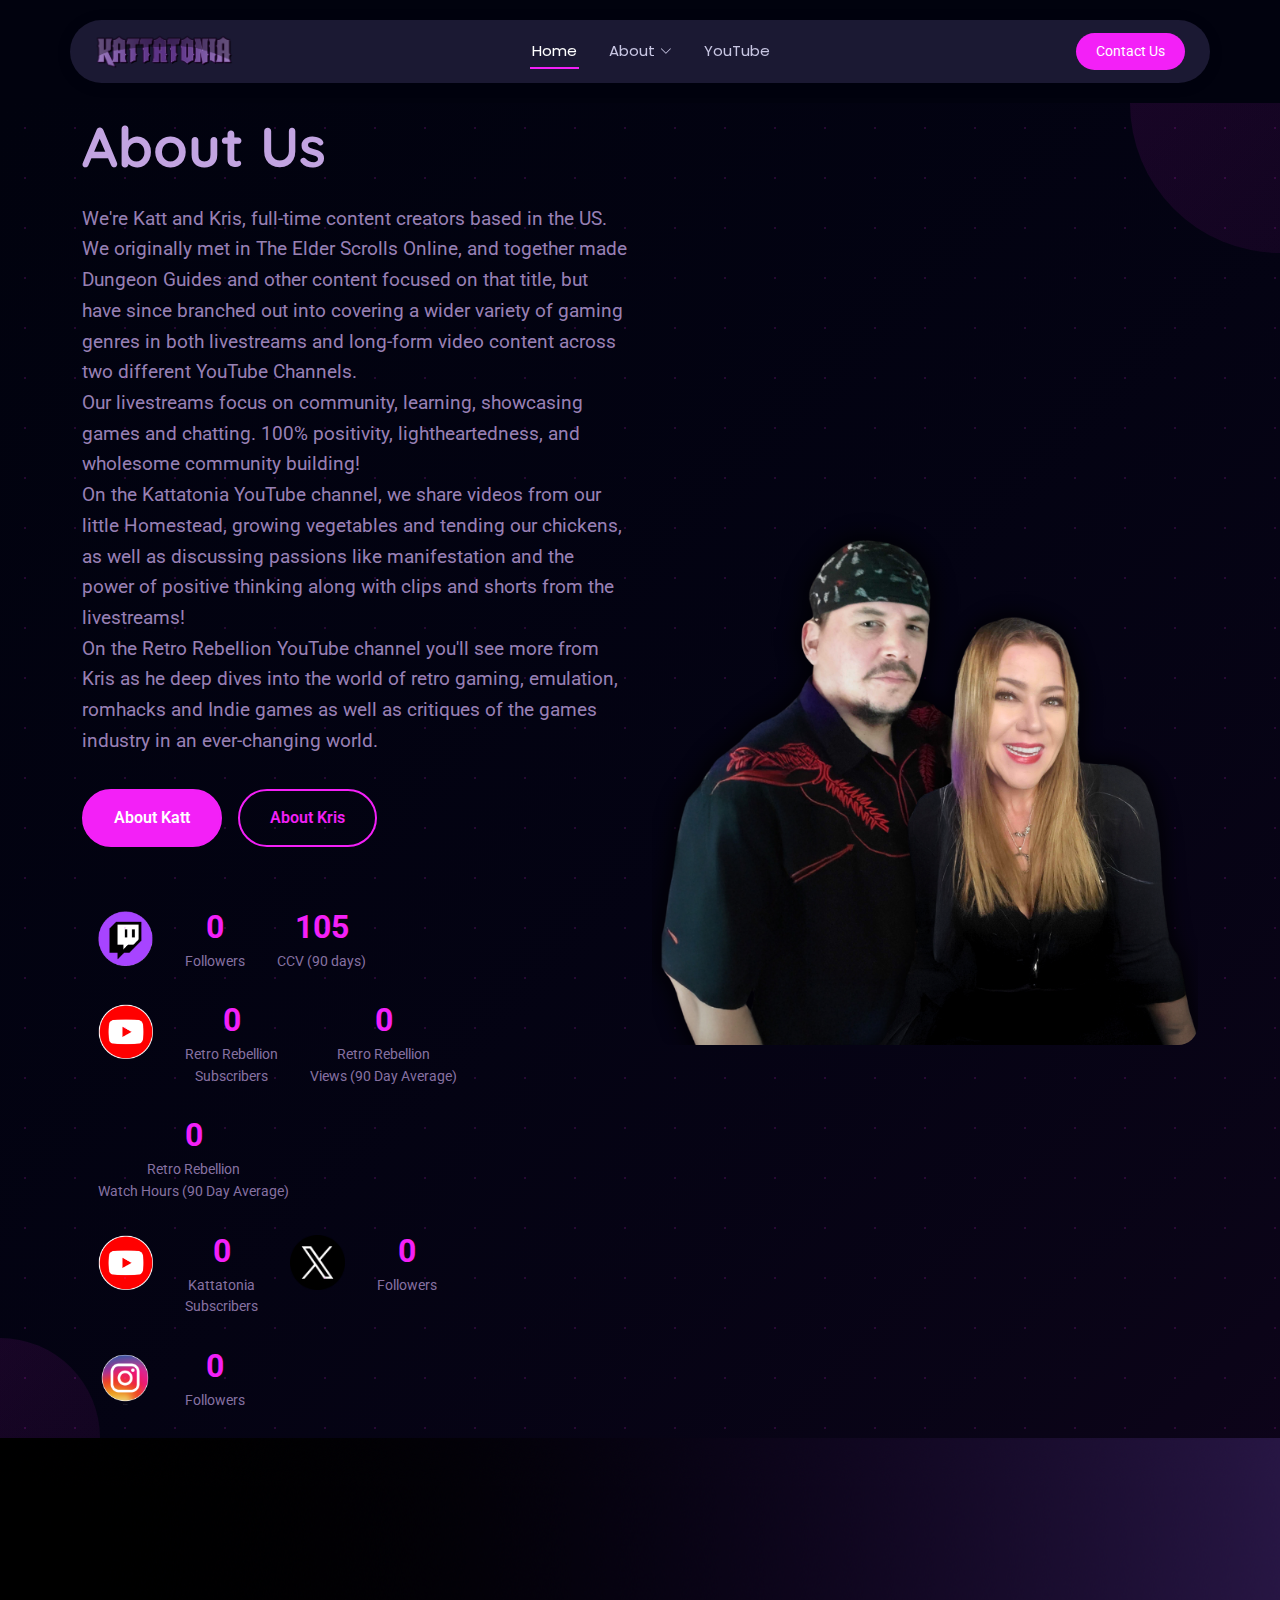
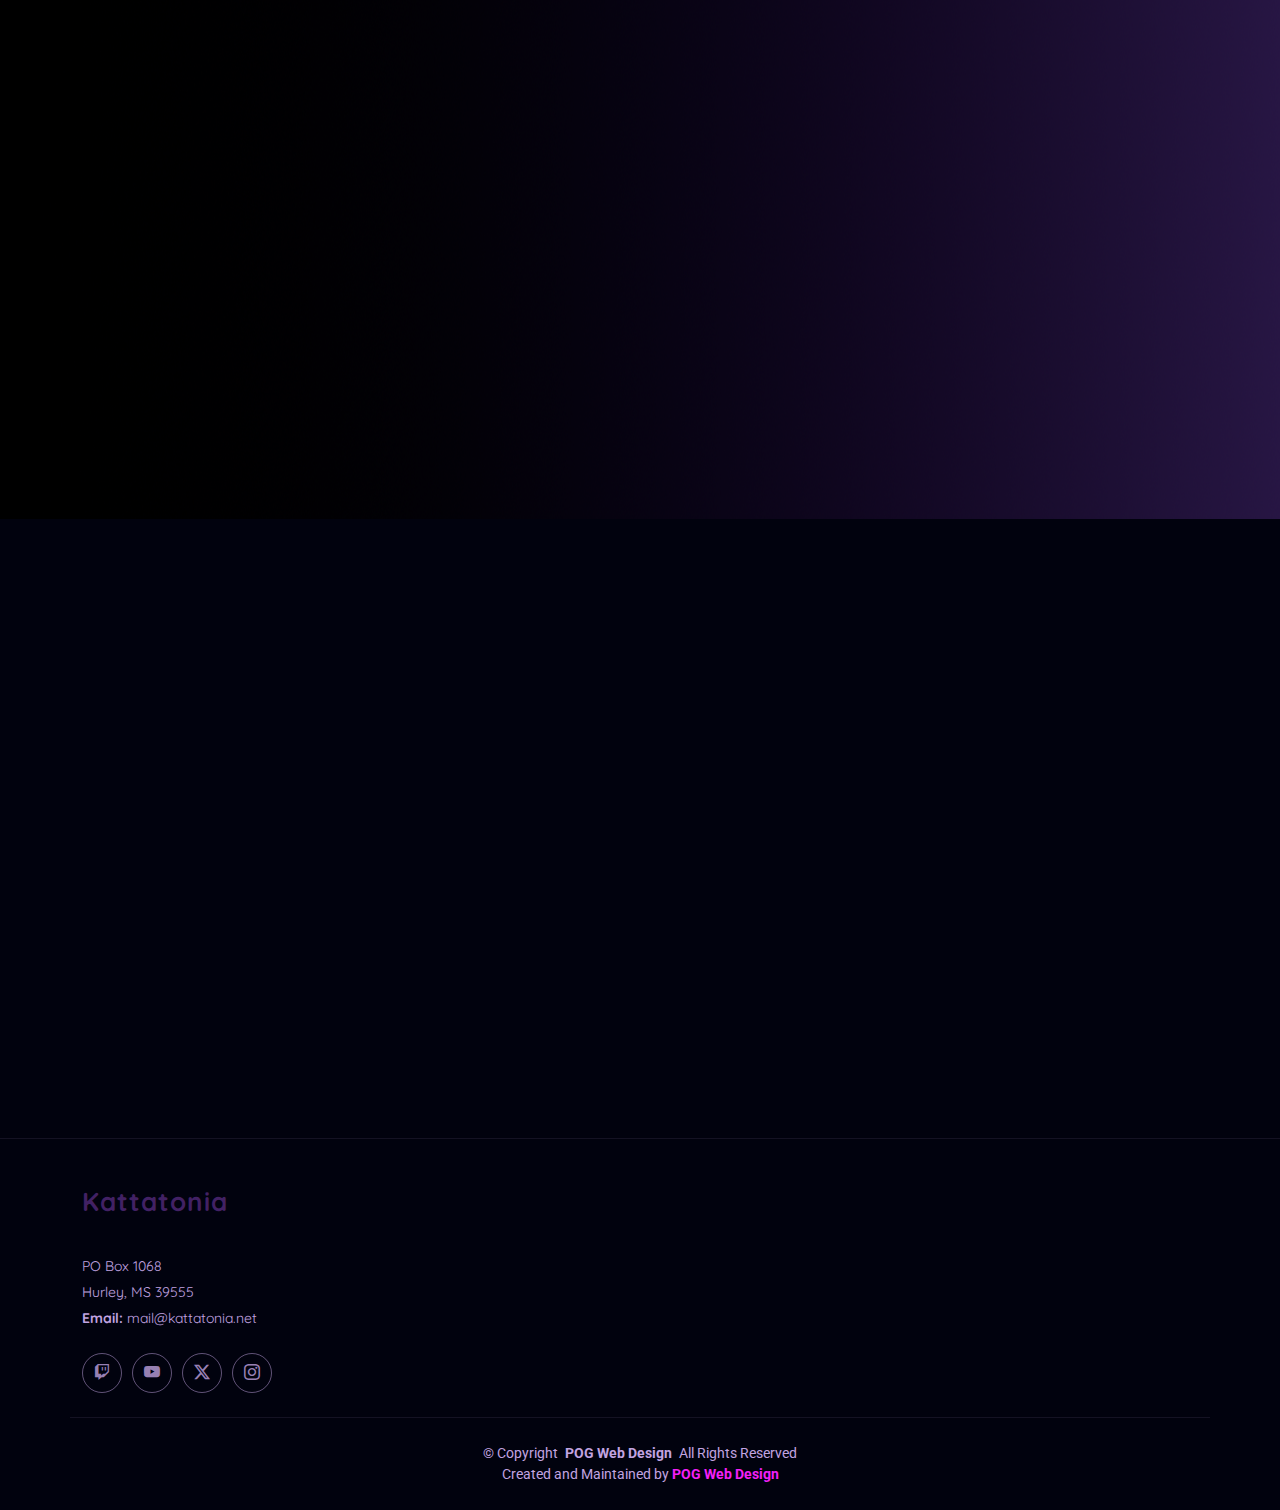
<file: index.html>
<!DOCTYPE html>
<html lang="en">

<head>
  <meta charset="utf-8">
  <meta content="width=device-width, initial-scale=1.0" name="viewport">
  <title>Kattatonia</title>
  <meta name="description" content="">
  <meta name="keywords" content="">

  <!-- Favicons -->
  <link href="assets/img/favicon.png" rel="icon">
  <link href="assets/img/apple-touch-icon.png" rel="apple-touch-icon">

  <!-- Fonts -->
  <link href="https://fonts.googleapis.com" rel="preconnect">
  <link href="https://fonts.gstatic.com" rel="preconnect" crossorigin>
  <link href="https://fonts.googleapis.com/css2?family=Roboto:ital,wght@0,100;0,300;0,400;0,500;0,700;0,900;1,100;1,300;1,400;1,500;1,700;1,900&family=Poppins:ital,wght@0,100;0,200;0,300;0,400;0,500;0,600;0,700;0,800;0,900;1,100;1,200;1,300;1,400;1,500;1,600;1,700;1,800;1,900&family=Quicksand:wght@300;400;500;600;700&display=swap" rel="stylesheet">

  <!-- Vendor CSS Files -->
  <link href="assets/vendor/bootstrap/css/bootstrap.min.css" rel="stylesheet">
  <link href="assets/vendor/bootstrap-icons/bootstrap-icons.css" rel="stylesheet">
  <link href="assets/vendor/aos/aos.css" rel="stylesheet">
  <link href="assets/vendor/swiper/swiper-bundle.min.css" rel="stylesheet">
  <link href="assets/vendor/glightbox/css/glightbox.min.css" rel="stylesheet">

  <!-- Main CSS File -->
  <link href="assets/css/main.css" rel="stylesheet">

</head>

<body class="index-page">

  <header id="header" class="header d-flex align-items-center sticky-top">
    <div class="header-container container-fluid container-xl position-relative d-flex align-items-center justify-content-between">

      <a href="index.html" class="logo d-flex align-items-center me-auto me-xl-0">
        <img src="assets/img/logo.webp" alt="">
        <!-- <h1 class="sitename">Kattatonia</h1> -->
      </a>

      <nav id="navmenu" class="navmenu">
        <ul>
          <li><a href="#hero" class="active">Home</a></li>
          <li class="dropdown"><a href="#"><span>About</span> <i class="bi bi-chevron-down toggle-dropdown"></i></a>
            <ul>
              <li><a href="about-katt.html">About Kattatonia</a></li>
              <li><a href="about-kris.html">About Kris</a></li>
            </ul>
          </li>
          <li><a href="youtube.html">YouTube</a></li>
        </ul>
        <i class="mobile-nav-toggle d-xl-none bi bi-list"></i>
      </nav>

      <a class="btn-getstarted" href="mailto:mail@kattatonia.net">Contact Us</a>

    </div>
  </header>

  <main class="main">

    <!-- Hero Section -->
    <section id="hero" class="hero section">

      <div class="container">
        <div class="row align-items-center">
          <div class="col-lg-6" data-aos="fade-right" data-aos-delay="100">
            <div class="hero-content">
              <h1>About Us</h1>
              <p>We're Katt and Kris, full-time content creators based in the US. We originally met in The Elder Scrolls Online, and together made Dungeon Guides and other content focused on that title, but have since branched out into covering a wider variety of gaming genres in both livestreams and long-form video content across two different YouTube Channels.
                <br>
                Our livestreams focus on community, learning, showcasing games and chatting. 100% positivity, lightheartedness, and wholesome community building!
                <br>
                On the Kattatonia YouTube channel, we share videos from our little Homestead, growing vegetables and tending our chickens, as well as discussing passions like manifestation and the power of positive thinking along with clips and shorts from the livestreams!
                <br>
                On the Retro Rebellion YouTube channel you'll see more from Kris as he deep dives into the world of retro gaming, emulation, romhacks and Indie games as well as critiques of the games industry in an ever-changing world.</p>
              <div class="hero-buttons">
                <a href="about-katt.html" class="btn btn-primary">About Katt</a>
                <a href="about-kris.html" class="btn btn-outline">About Kris</a>
              </div>
              <!-- Twitch Stats -->
              <div class="hero-stats">
                <a href="https://twitch.tv/kattatonia" target="_blank">
                  <img src="assets/img/misc/twitch_icon.webp" alt="Katt Icon" class="stat-icon">
                </a>
                <div class="stat-item">
                  <span class="stat-number purecounter" data-purecounter-start="0" data-purecounter-end="18300" data-purecounter-duration="1">K</span>
                  <span class="stat-label">Followers</span>
                </div>
                <div class="stat-item">
                  <span class="stat-number purecounter" data-purecounter-start="0" data-purecounter-end="140" data-purecounter-duration="1"></span>
                  <span class="stat-label">CCV (90 days)</span>
                </div>
              </div>
              <!-- Retro Rebellion YouTube Stats -->
              <div class="hero-stats">
                <a href="https://www.youtube.com/channel/UCvsiTU13vQtOnVkDiHld_lA" target="_blank">
                  <img src="assets/img/misc/youtube_icon.webp" alt="Katt Icon" class="stat-icon">
                </a>
                <div class="stat-item">
                  <span class="stat-number purecounter" data-purecounter-start="0" data-purecounter-end="5000" data-purecounter-duration="1">K</span>
                  <span class="stat-label">Retro Rebellion<br>Subscribers</span>
                </div>
                <div class="stat-item">
                  <span class="stat-number purecounter" data-purecounter-start="0" data-purecounter-end="42000" data-purecounter-duration="1"></span>
                  <span class="stat-label">Retro Rebellion<br>Views (90 Day Average)</span>
                </div>
                <div class="stat-item">
                  <span class="stat-number purecounter" data-purecounter-start="0" data-purecounter-end="2600" data-purecounter-duration="1"></span>
                  <span class="stat-label">Retro Rebellion<br>Watch Hours (90 Day Average)</span>
                </div>
              </div>
                <!-- Kattatonia YouTube Stats -->
              <div class="hero-stats">
                <a href="https://www.youtube.com/@KattatoniaTTV" target="_blank">
                  <img src="assets/img/misc/youtube_icon.webp" alt="Katt Icon" class="stat-icon">
                </a>
                <div class="stat-item">
                  <span class="stat-number purecounter" data-purecounter-start="0" data-purecounter-end="130" data-purecounter-duration="1">K</span>
                  <span class="stat-label">Kattatonia<br>Subscribers</span>
                </div>
                <!-- X Stats -->
                <a href="https://x.com/kattatoniattv" target="_blank">
                  <img src="assets/img/misc/x_icon.webp" alt="Katt Icon" class="stat-icon">
                </a>
                <div class="stat-item">
                  <span class="stat-number purecounter" data-purecounter-start="0" data-purecounter-end="3200" data-purecounter-duration="1">K</span>
                  <span class="stat-label">Followers</span>
                </div>
              </div>
              <div class="hero-stats">
                <!-- Instagram Stats -->
                <a href="https://instagram.com/kattatoniattv" target="_blank">
                  <img src="assets/img/misc/instagram_icon.webp" alt="Katt Icon" class="stat-icon">
                </a>
                <div class="stat-item">
                  <span class="stat-number purecounter" data-purecounter-start="0" data-purecounter-end="1100" data-purecounter-duration="1">K</span>
                  <span class="stat-label">Followers</span>
                </div>
              </div>
            </div>
          </div>
          <div class="col-lg-6" data-aos="fade-left" data-aos-delay="200">
            <div class="hero-visual">
              <div class="hero-image">
                <img src="assets/img/misc/katt_and_kris.webp" alt="Katt and Kris Hero" class="img-fluid">
              </div>
            </div>
          </div>
        </div>
      </div>

      <div class="hero-bg-elements">
        <div class="bg-shape shape-1"></div>
        <div class="bg-shape shape-2"></div>
        <div class="bg-particles"></div>
      </div>

    </section><!-- /Hero Section -->

    <!-- Why Us Section -->
    <section id="why-us" class="why-us section">

      <!-- Section Title -->
      <div class="container section-title" data-aos="fade-up">
        <h2>Current & Previous Partners</h2>
        <p>Our reputation is built on delivering exceptional results for our clients and partners.</p>
      </div><!-- End Section Title -->

      <div class="row" data-aos="fade-up" data-aos-delay="0">
        <div class="g3 col-md-2 mx-auto col-sm-2 col-sm-2">
          <img src="assets/img/why-us/1000-dreams-fund.webp" class="img-fluid rounded shadow-sm" alt="1000 Dreams Fund Logo">
        </div>
        <div class="g3 col-md-2 mx-auto col-sm-2 col-sm-2">
          <img src="assets/img/why-us/the-fun-pimps.webp" class="img-fluid rounded shadow-sm" alt="The Fun Pimps Logo">
        </div>
        <div class="g3 col-md-2 mx-auto col-sm-2 col-sm-2">
          <img src="assets/img/why-us/bandai.webp" class="img-fluid rounded shadow-sm" alt="Bandai Logo">
        </div>
        <div class="g3 col-md-2 mx-auto col-sm-2 col-sm-2">
          <img src="assets/img/why-us/razer.webp" class="img-fluid rounded shadow-sm" alt="Oodie Logo">
        </div>
        <div class="g3 col-md-2 mx-auto col-sm-2 col-sm-2">
          <img src="assets/img/why-us/bethesda.webp" class="img-fluid rounded shadow-sm" alt="Bethesda Logo">
        </div>
        <div class="g3 col-md-2 mx-auto col-sm-2 col-sm-2">
          <img src="assets/img/why-us/elder-scrolls-online.webp" class="img-fluid rounded shadow-sm" alt="Elder Scrolls Online Logo">
        </div>
        </div>
      <div class="row" data-aos="fade-up" data-aos-delay="100">
        <div class="g3 col-md-2 mx-auto col-sm-2 col-sm-2">
          <img src="assets/img/why-us/logitech.webp" class="img-fluid rounded shadow-sm" alt="Logitech Logo">
        </div>
        <div class="g3 col-md-2 mx-auto col-sm-2 col-sm-2">
          <img src="assets/img/why-us/return-to-moria.webp" class="img-fluid rounded shadow-sm" alt="Return to Moria Logo">
        </div>
        <div class="g3 col-md-2 mx-auto col-sm-2 col-sm-2">
          <img src="assets/img/why-us/streamlabs.webp" class="img-fluid rounded shadow-sm" alt="Streamlabs Logo">
        </div>
        <div class="g3 col-md-2 mx-auto col-sm-2 col-sm-2">
          <img src="assets/img/why-us/agg.webp" class="img-fluid rounded shadow-sm" alt="AGG Logo">
        </div>
        <div class="g3 col-md-2 mx-auto col-sm-2 col-sm-2">
          <img src="assets/img/why-us/throne.webp" class="img-fluid rounded shadow-sm" alt="Throne Logo">
        </div>
        <div class="g3 col-md-2 mx-auto col-sm-2 col-sm-2">
          <img src="assets/img/why-us/tiltify.webp" class="img-fluid rounded shadow-sm" alt="Tiltify Logo">
        </div>
      </div> 
      <div class="row" data-aos="fade-up" data-aos-delay="200">
        <div class="g3 col-md-2 mx-auto col-sm-2 col-sm-2">
          <img src="assets/img/why-us/twitch-womens-guild.webp" class="img-fluid rounded shadow-sm" alt="Twitch Women's Guild Logo">
        </div>
        <div class="g3 col-md-2 mx-auto col-sm-2 col-sm-2">
          <img src="assets/img/why-us/zest.webp" class="img-fluid rounded shadow-sm" alt="Zest Logo">
        </div>
        <div class="g3 col-md-2 mx-auto col-sm-2 col-sm-2">
          <img src="assets/img/why-us/oodie.webp" class="img-fluid rounded shadow-sm" alt="Oodie Logo">
        </div>
      </div>

    </section><!-- /Why Us Section -->

    <section id="stream" class="stream section">
      <!-- Section Title -->
      <div class="container" data-aos="fade-up">
        <div class="section-title">
          <h2>Check Out Our Twitch Streams!</h2>
        </div>
        <div class="stream-wrapper col-12 mx-auto">
          <iframe src="https://player.twitch.tv/?channel=kattatonia&parent=kattatonia.net&muted=true&autoplay=true" frameborder="1" 
          allowfullscreen="true" scrolling="no" height="378" width="620"></iframe>
        </div>
      </div><!-- End Section Title -->

    </section><!-- /Stream Section -->

  </main>

  <footer id="footer" class="footer position-relative dark-background">

    <div class="container footer-top">
      <div class="row gy-4">
        <div class=" footer-about">
          <a href="index.html" class="logo d-flex align-items-center">
            <span class="sitename">Kattatonia</span>
          </a>
          <div class="footer-contact pt-3">
            <p>PO Box 1068</p>
            <p>Hurley, MS 39555</p>
            <p><strong>Email:</strong> <span>mail@kattatonia.net</span></p>
          </div>
          <div class="social-links d-flex mt-4">
            <a href="https://twitch.tv/kattatonia" target="_blank"><i class="bi bi-twitch"></i></a>
            <a href="https://www.youtube.com/channel/UCvsiTU13vQtOnVkDiHld_lA" target="_blank"><i class="bi bi-youtube"></i></a>
            <a href="https://x.com/kattatoniattv" target="_blank"><i class="bi bi-twitter-x"></i></a>
            <a href="https://instagram.com/kattatoniattv" target="_blank"><i class="bi bi-instagram"></i></a>
          </div>
        </div>
      </div>
    </div>

    <div class="container copyright text-center mt-4">
      <p>© <span>Copyright</span> <strong class="px-1 sitename">POG Web Design</strong> <span>All Rights Reserved</span></p>
      <p>Created and Maintained by <strong>
        <a href="https://www.pogwebdesign.com" target="_blank">POG Web Design</a></strong>
      </p>
    </div>

  </footer>

  <!-- Scroll Top -->
  <a href="#" id="scroll-top" class="scroll-top d-flex align-items-center justify-content-center"><i class="bi bi-arrow-up-short"></i></a>

  <!-- Preloader -->
  <div id="preloader"></div>

  <!-- Vendor JS Files -->
  <script src="assets/vendor/bootstrap/js/bootstrap.bundle.min.js"></script>
  <script src="assets/vendor/php-email-form/validate.js"></script>
  <script src="assets/vendor/aos/aos.js"></script>
  <script src="assets/vendor/purecounter/purecounter_vanilla.js"></script>
  <script src="assets/vendor/swiper/swiper-bundle.min.js"></script>
  <script src="assets/vendor/glightbox/js/glightbox.min.js"></script>

  <!-- Main JS File -->
  <script src="assets/js/main.js"></script>

</body>

</html>
</file>
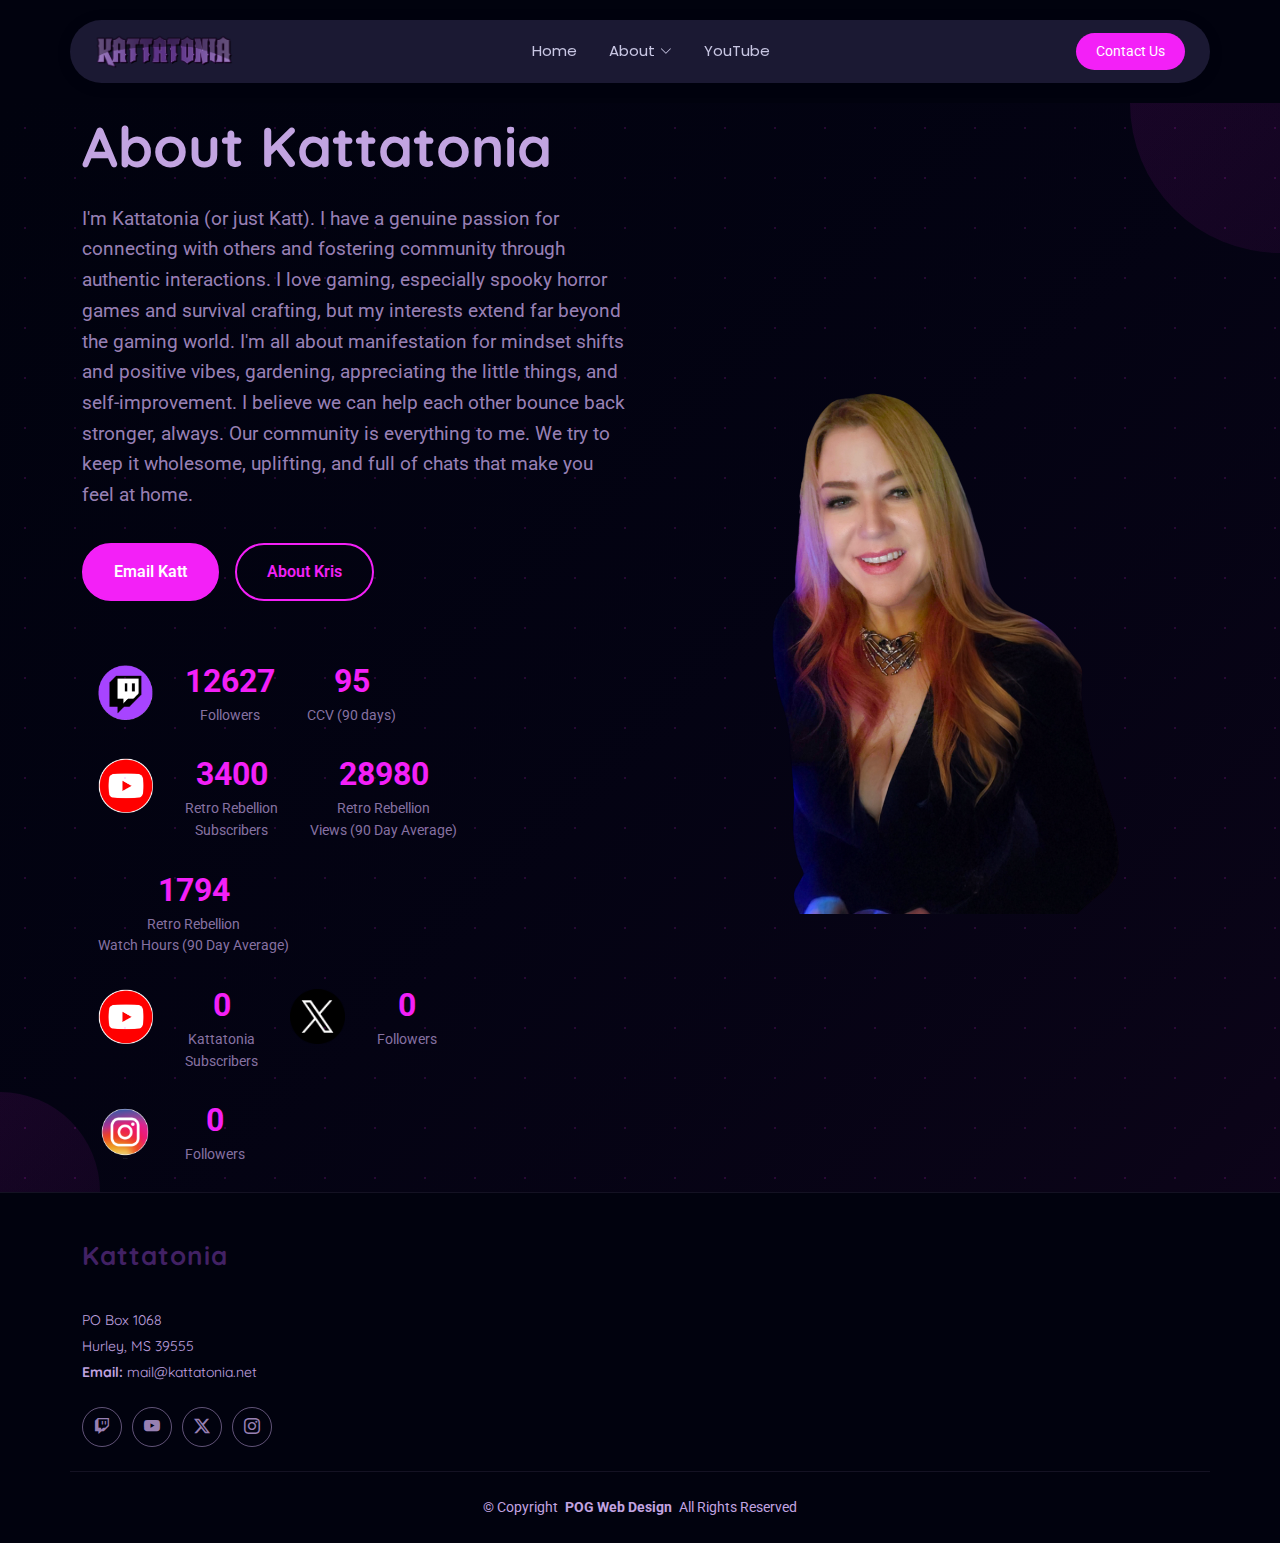
<file: about-katt.html>
<!DOCTYPE html>
<html lang="en">

<head>
  <meta charset="utf-8">
  <meta content="width=device-width, initial-scale=1.0" name="viewport">
  <title>About Kattatonia</title>
  <meta name="description" content="">
  <meta name="keywords" content="">

  <!-- Favicons -->
  <link href="assets/img/favicon.png" rel="icon">
  <link href="assets/img/apple-touch-icon.png" rel="apple-touch-icon">

  <!-- Fonts -->
  <link href="https://fonts.googleapis.com" rel="preconnect">
  <link href="https://fonts.gstatic.com" rel="preconnect" crossorigin>
  <link href="https://fonts.googleapis.com/css2?family=Roboto:ital,wght@0,100;0,300;0,400;0,500;0,700;0,900;1,100;1,300;1,400;1,500;1,700;1,900&family=Poppins:ital,wght@0,100;0,200;0,300;0,400;0,500;0,600;0,700;0,800;0,900;1,100;1,200;1,300;1,400;1,500;1,600;1,700;1,800;1,900&family=Quicksand:wght@300;400;500;600;700&display=swap" rel="stylesheet">

  <!-- Vendor CSS Files -->
  <link href="assets/vendor/bootstrap/css/bootstrap.min.css" rel="stylesheet">
  <link href="assets/vendor/bootstrap-icons/bootstrap-icons.css" rel="stylesheet">
  <link href="assets/vendor/aos/aos.css" rel="stylesheet">
  <link href="assets/vendor/swiper/swiper-bundle.min.css" rel="stylesheet">
  <link href="assets/vendor/glightbox/css/glightbox.min.css" rel="stylesheet">

  <!-- Main CSS File -->
  <link href="assets/css/main.css" rel="stylesheet">

</head>

<body class="index-page">

  <header id="header" class="header d-flex align-items-center sticky-top">
    <div class="header-container container-fluid container-xl position-relative d-flex align-items-center justify-content-between">

      <a href="index.html" class="logo d-flex align-items-center me-auto me-xl-0">
        <img src="assets/img/logo.webp" alt="">
        <!-- <h1 class="sitename">Kattatonia</h1> -->
      </a>

      <nav id="navmenu" class="navmenu">
        <ul>
          <li><a href="index.html">Home</a></li>
          <li class="dropdown"><a href="#"><span>About</span> <i class="bi bi-chevron-down toggle-dropdown"></i></a>
            <ul>
              <li><a href="about-katt.html">About Kattatonia</a></li>
              <li><a href="about-kris.html">About Kris</a></li>
            </ul>
          </li>
          <li><a href="youtube.html">YouTube</a></li>
        </ul>
        <i class="mobile-nav-toggle d-xl-none bi bi-list"></i>
      </nav>

      <a class="btn-getstarted" href="mailto:mail@kattatonia.net">Contact Us</a>

    </div>
  </header>

  <main class="main">

    <!-- Hero Section -->
    <section id="hero" class="hero section">

      <div class="container">
        <div class="row align-items-center">
          <div class="col-lg-6" data-aos="fade-right" data-aos-delay="100">
            <div class="hero-content">
              <h1>About Kattatonia</h1>
              <p>I'm Kattatonia (or just Katt). I have a genuine passion for connecting with others and fostering community through authentic interactions. 
                I love gaming, especially spooky horror games and survival crafting, but my interests extend far beyond the gaming world. I'm all about manifestation 
                for mindset shifts and positive vibes, gardening, appreciating the little things, and self-improvement. I believe we can help each other bounce back 
                stronger, always. Our community is everything to me. We try to keep it wholesome, uplifting, and full of chats that make you feel at home.
              </p>
              <div class="hero-buttons">
                <a href="mailto:mail@kattatonia.net" class="btn btn-primary">Email Katt</a>
                <a href="about-kris.html" class="btn btn-outline">About Kris</a>
              </div>
              <!-- Twitch Stats -->
              <div class="hero-stats">
                <a href="https://twitch.tv/kattatonia" target="_blank">
                  <img src="assets/img/misc/twitch_icon.webp" alt="Katt Icon" class="stat-icon">
                </a>
                <div class="stat-item">
                  <span class="stat-number purecounter" data-purecounter-start="0" data-purecounter-end="18300" data-purecounter-duration="1">K</span>
                  <span class="stat-label">Followers</span>
                </div>
                <div class="stat-item">
                  <span class="stat-number purecounter" data-purecounter-start="0" data-purecounter-end="140" data-purecounter-duration="1"></span>
                  <span class="stat-label">CCV (90 days)</span>
                </div>
              </div>
              <!-- Retro Rebellion YouTube Stats -->
              <div class="hero-stats">
                <a href="https://www.youtube.com/channel/UCvsiTU13vQtOnVkDiHld_lA" target="_blank">
                  <img src="assets/img/misc/youtube_icon.webp" alt="Katt Icon" class="stat-icon">
                </a>
                <div class="stat-item">
                  <span class="stat-number purecounter" data-purecounter-start="0" data-purecounter-end="5000" data-purecounter-duration="1">K</span>
                  <span class="stat-label">Retro Rebellion<br>Subscribers</span>
                </div>
                <div class="stat-item">
                  <span class="stat-number purecounter" data-purecounter-start="0" data-purecounter-end="42000" data-purecounter-duration="1"></span>
                  <span class="stat-label">Retro Rebellion<br>Views (90 Day Average)</span>
                </div>
                <div class="stat-item">
                  <span class="stat-number purecounter" data-purecounter-start="0" data-purecounter-end="2600" data-purecounter-duration="1"></span>
                  <span class="stat-label">Retro Rebellion<br>Watch Hours (90 Day Average)</span>
                </div>
              </div>
                <!-- Kattatonia YouTube Stats -->
              <div class="hero-stats">
                <a href="https://www.youtube.com/@KattatoniaTTV" target="_blank">
                  <img src="assets/img/misc/youtube_icon.webp" alt="Katt Icon" class="stat-icon">
                </a>
                <div class="stat-item">
                  <span class="stat-number purecounter" data-purecounter-start="0" data-purecounter-end="130" data-purecounter-duration="1">K</span>
                  <span class="stat-label">Kattatonia<br>Subscribers</span>
                </div>
                <!-- X Stats -->
                <a href="https://x.com/kattatoniattv" target="_blank">
                  <img src="assets/img/misc/x_icon.webp" alt="Katt Icon" class="stat-icon">
                </a>
                <div class="stat-item">
                  <span class="stat-number purecounter" data-purecounter-start="0" data-purecounter-end="3200" data-purecounter-duration="1">K</span>
                  <span class="stat-label">Followers</span>
                </div>
              </div>
              <div class="hero-stats">
                <!-- Instagram Stats -->
                <a href="https://instagram.com/kattatoniattv" target="_blank">
                  <img src="assets/img/misc/instagram_icon.webp" alt="Katt Icon" class="stat-icon">
                </a>
                <div class="stat-item">
                  <span class="stat-number purecounter" data-purecounter-start="0" data-purecounter-end="1100" data-purecounter-duration="1">K</span>
                  <span class="stat-label">Followers</span>
                </div>
              </div>
            </div>
          </div>
          <div class="col-lg-6" data-aos="fade-left" data-aos-delay="200">
            <div class="hero-visual">
              <div class="hero-image">
                <img src="assets/img/about-katt/about-katt.webp" alt="Katt and Kris Hero" class="img-fluid">
              </div>
            </div>
          </div>
        </div>
      </div>

      <div class="hero-bg-elements">
        <div class="bg-shape shape-1"></div>
        <div class="bg-shape shape-2"></div>
        <div class="bg-particles"></div>
      </div>

    </section><!-- /Hero Section -->

  </main>

  <footer id="footer" class="footer position-relative dark-background">

    <div class="container footer-top">
      <div class="row gy-4">
        <div class=" footer-about">
          <a href="index.html" class="logo d-flex align-items-center">
            <span class="sitename">Kattatonia</span>
          </a>
          <div class="footer-contact pt-3">
            <p>PO Box 1068</p>
            <p>Hurley, MS 39555</p>
            <p><strong>Email:</strong> <span>mail@kattatonia.net</span></p>
          </div>
          <div class="social-links d-flex mt-4">
            <a href="https://twitch.tv/kattatonia" target="_blank"><i class="bi bi-twitch"></i></a>
            <a href="https://www.youtube.com/channel/UCvsiTU13vQtOnVkDiHld_lA" target="_blank"><i class="bi bi-youtube"></i></a>
            <a href="https://x.com/kattatoniattv" target="_blank"><i class="bi bi-twitter-x"></i></a>
            <a href="https://instagram.com/kattatoniattv" target="_blank"><i class="bi bi-instagram"></i></a>
          </div>
        </div>
      </div>
    </div>

    <div class="container copyright text-center mt-4">
      <p>© <span>Copyright</span> <strong class="px-1 sitename">POG Web Design</strong> <span>All Rights Reserved</span></p>

    </div>

  </footer>

  <!-- Scroll Top -->
  <a href="#" id="scroll-top" class="scroll-top d-flex align-items-center justify-content-center"><i class="bi bi-arrow-up-short"></i></a>

  <!-- Preloader -->
  <div id="preloader"></div>

  <!-- Vendor JS Files -->
  <script src="assets/vendor/bootstrap/js/bootstrap.bundle.min.js"></script>
  <script src="assets/vendor/php-email-form/validate.js"></script>
  <script src="assets/vendor/aos/aos.js"></script>
  <script src="assets/vendor/purecounter/purecounter_vanilla.js"></script>
  <script src="assets/vendor/swiper/swiper-bundle.min.js"></script>
  <script src="assets/vendor/glightbox/js/glightbox.min.js"></script>

  <!-- Main JS File -->
  <script src="assets/js/main.js"></script>

</body>

</html>
</file>
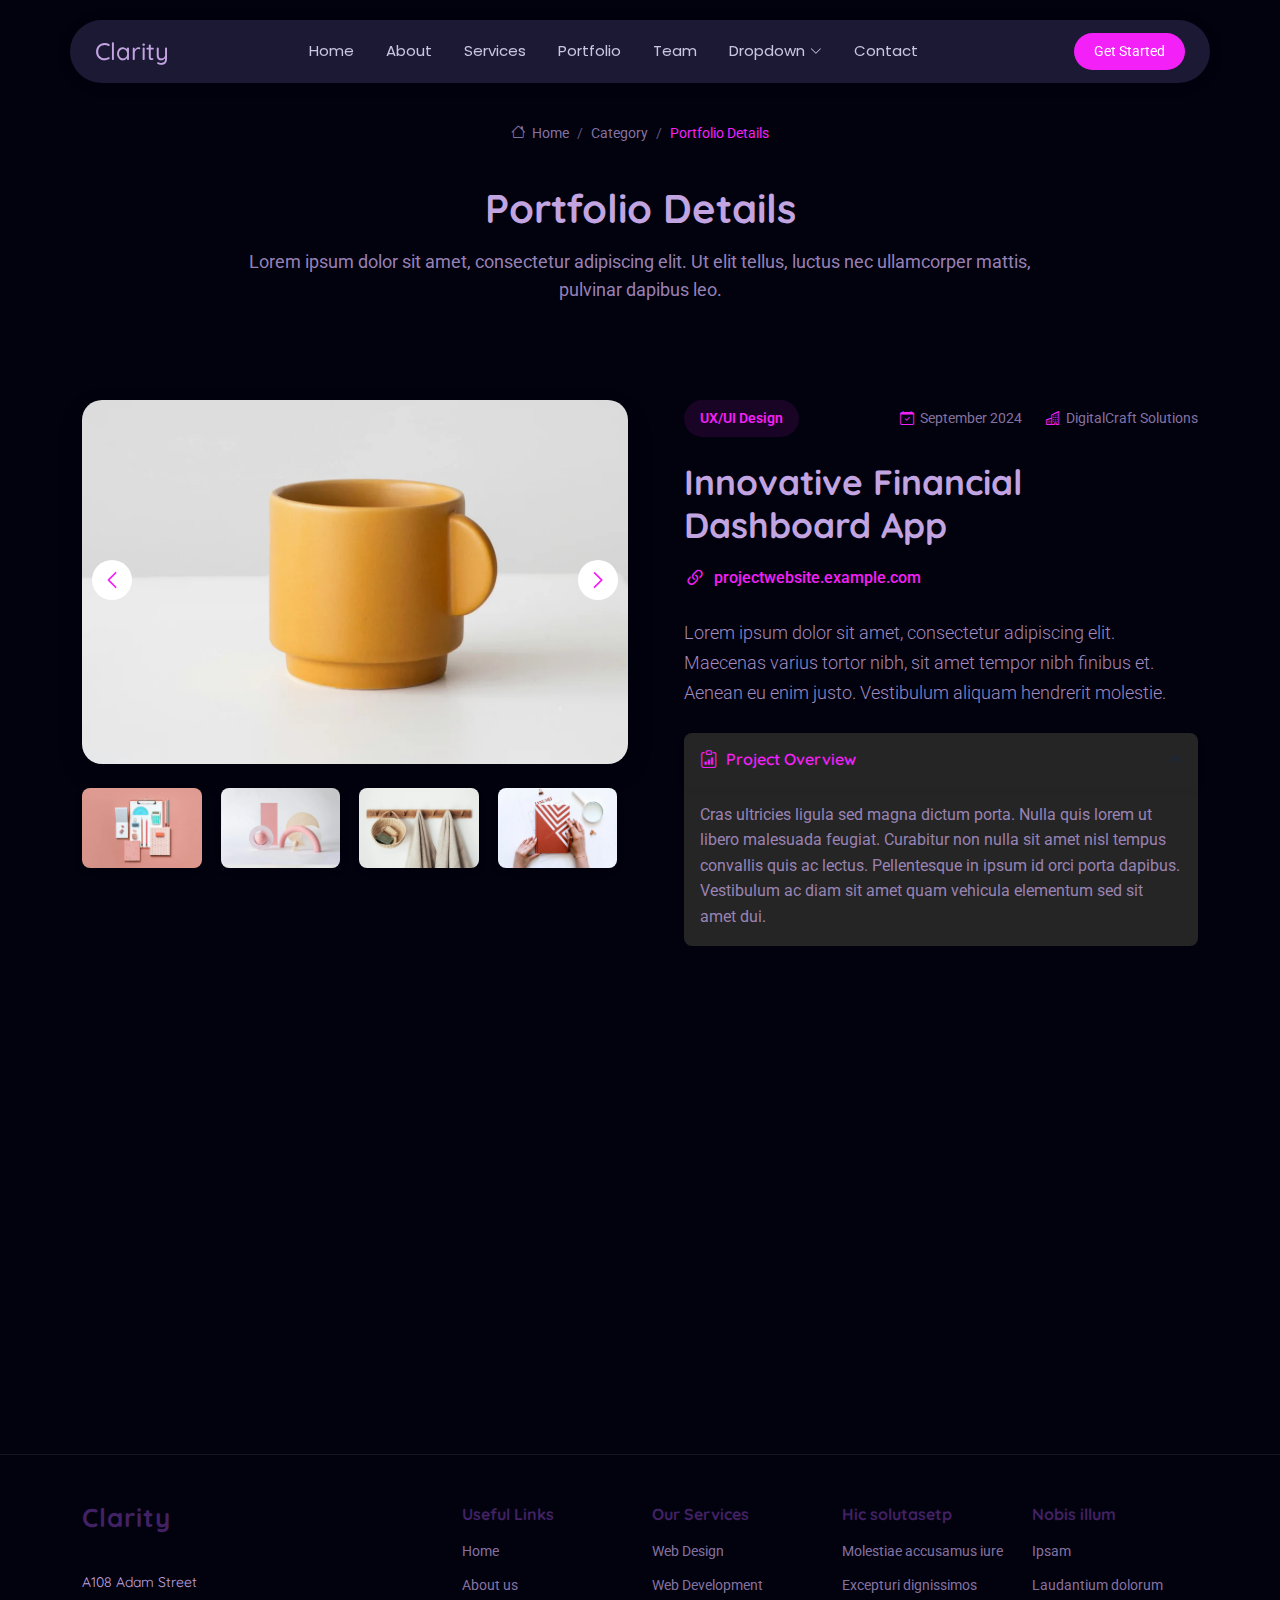
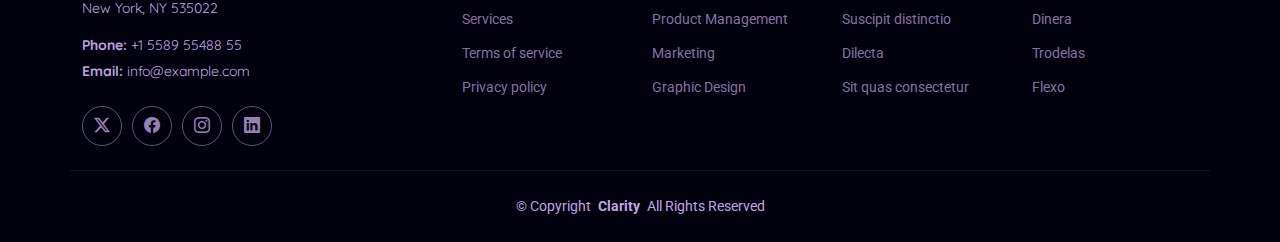
<file: portfolio-details.html>
<!DOCTYPE html>
<html lang="en">

<head>
  <meta charset="utf-8">
  <meta content="width=device-width, initial-scale=1.0" name="viewport">
  <title>Portfolio Details - Kattatonia</title>
  <meta name="description" content="">
  <meta name="keywords" content="">

  <!-- Favicons -->
  <link href="assets/img/favicon.png" rel="icon">
  <link href="assets/img/apple-touch-icon.png" rel="apple-touch-icon">

  <!-- Fonts -->
  <link href="https://fonts.googleapis.com" rel="preconnect">
  <link href="https://fonts.gstatic.com" rel="preconnect" crossorigin>
  <link href="https://fonts.googleapis.com/css2?family=Roboto:ital,wght@0,100;0,300;0,400;0,500;0,700;0,900;1,100;1,300;1,400;1,500;1,700;1,900&family=Poppins:ital,wght@0,100;0,200;0,300;0,400;0,500;0,600;0,700;0,800;0,900;1,100;1,200;1,300;1,400;1,500;1,600;1,700;1,800;1,900&family=Quicksand:wght@300;400;500;600;700&display=swap" rel="stylesheet">

  <!-- Vendor CSS Files -->
  <link href="assets/vendor/bootstrap/css/bootstrap.min.css" rel="stylesheet">
  <link href="assets/vendor/bootstrap-icons/bootstrap-icons.css" rel="stylesheet">
  <link href="assets/vendor/aos/aos.css" rel="stylesheet">
  <link href="assets/vendor/swiper/swiper-bundle.min.css" rel="stylesheet">
  <link href="assets/vendor/glightbox/css/glightbox.min.css" rel="stylesheet">

  <!-- Main CSS File -->
  <link href="assets/css/main.css" rel="stylesheet">

</head>

<body class="portfolio-details-page">

  <header id="header" class="header d-flex align-items-center sticky-top">
    <div class="header-container container-fluid container-xl position-relative d-flex align-items-center justify-content-between">

      <a href="index.html" class="logo d-flex align-items-center me-auto me-xl-0">
        <!-- Uncomment the line below if you also wish to use an image logo -->
        <!-- <img src="assets/img/logo.webp" alt=""> -->
        <h1 class="sitename">Clarity</h1>
      </a>

      <nav id="navmenu" class="navmenu">
        <ul>
          <li><a href="#hero">Home</a></li>
          <li><a href="#about">About</a></li>
          <li><a href="#services">Services</a></li>
          <li><a href="#portfolio">Portfolio</a></li>
          <li><a href="#team">Team</a></li>
          <li class="dropdown"><a href="#"><span>Dropdown</span> <i class="bi bi-chevron-down toggle-dropdown"></i></a>
            <ul>
              <li><a href="#">Dropdown 1</a></li>
              <li class="dropdown"><a href="#"><span>Deep Dropdown</span> <i class="bi bi-chevron-down toggle-dropdown"></i></a>
                <ul>
                  <li><a href="#">Deep Dropdown 1</a></li>
                  <li><a href="#">Deep Dropdown 2</a></li>
                  <li><a href="#">Deep Dropdown 3</a></li>
                  <li><a href="#">Deep Dropdown 4</a></li>
                  <li><a href="#">Deep Dropdown 5</a></li>
                </ul>
              </li>
              <li><a href="#">Dropdown 2</a></li>
              <li><a href="#">Dropdown 3</a></li>
              <li><a href="#">Dropdown 4</a></li>
            </ul>
          </li>
          <li><a href="#contact">Contact</a></li>
        </ul>
        <i class="mobile-nav-toggle d-xl-none bi bi-list"></i>
      </nav>

      <a class="btn-getstarted" href="#about">Get Started</a>

    </div>
  </header>

  <main class="main">

    <!-- Page Title -->
    <div class="page-title">
      <div class="breadcrumbs">
        <nav aria-label="breadcrumb">
          <ol class="breadcrumb">
            <li class="breadcrumb-item"><a href="#"><i class="bi bi-house"></i> Home</a></li>
            <li class="breadcrumb-item"><a href="#">Category</a></li>
            <li class="breadcrumb-item active current">Portfolio Details</li>
          </ol>
        </nav>
      </div>

      <div class="title-wrapper">
        <h1>Portfolio Details</h1>
        <p>Lorem ipsum dolor sit amet, consectetur adipiscing elit. Ut elit tellus, luctus nec ullamcorper mattis, pulvinar dapibus leo.</p>
      </div>
    </div><!-- End Page Title -->

    <!-- Portfolio Details Section -->
    <section id="portfolio-details" class="portfolio-details section">

      <div class="container" data-aos="fade-up" data-aos-delay="100">

        <div class="row gy-4">
          <div class="col-lg-6" data-aos="fade-right">
            <div class="portfolio-details-media">
              <div class="main-image">
                <div class="portfolio-details-slider swiper init-swiper" data-aos="zoom-in">
                  <script type="application/json" class="swiper-config">
                    {
                      "loop": true,
                      "speed": 1000,
                      "autoplay": {
                        "delay": 6000
                      },
                      "effect": "creative",
                      "creativeEffect": {
                        "prev": {
                          "shadow": true,
                          "translate": [0, 0, -400]
                        },
                        "next": {
                          "translate": ["100%", 0, 0]
                        }
                      },
                      "slidesPerView": 1,
                      "navigation": {
                        "nextEl": ".swiper-button-next",
                        "prevEl": ".swiper-button-prev"
                      }
                    }
                  </script>
                  <div class="swiper-wrapper">
                    <div class="swiper-slide">
                      <img src="assets/img/portfolio/portfolio-5.webp" alt="Portfolio Image" class="img-fluid">
                    </div>
                    <div class="swiper-slide">
                      <img src="assets/img/portfolio/portfolio-7.webp" alt="Portfolio Image" class="img-fluid">
                    </div>
                    <div class="swiper-slide">
                      <img src="assets/img/portfolio/portfolio-8.webp" alt="Portfolio Image" class="img-fluid">
                    </div>
                  </div>
                  <div class="swiper-button-prev"></div>
                  <div class="swiper-button-next"></div>
                </div>
              </div>

              <div class="thumbnail-grid" data-aos="fade-up" data-aos-delay="200">
                <div class="row g-2 mt-3">
                  <div class="col-3">
                    <img src="assets/img/portfolio/portfolio-4.webp" alt="Gallery Image" class="img-fluid glightbox">
                  </div>
                  <div class="col-3">
                    <img src="assets/img/portfolio/portfolio-6.webp" alt="Gallery Image" class="img-fluid glightbox">
                  </div>
                  <div class="col-3">
                    <img src="assets/img/portfolio/portfolio-11.webp" alt="Gallery Image" class="img-fluid glightbox">
                  </div>
                  <div class="col-3">
                    <img src="assets/img/portfolio/portfolio-12.webp" alt="Gallery Image" class="img-fluid glightbox">
                  </div>
                </div>
              </div>

              <div class="tech-stack-badges" data-aos="fade-up" data-aos-delay="300">
                <span>Angular</span>
                <span>Express.js</span>
                <span>PostgreSQL</span>
                <span>GraphQL</span>
                <span>Firebase</span>
              </div>
            </div>
          </div>

          <div class="col-lg-6" data-aos="fade-left">
            <div class="portfolio-details-content">
              <div class="project-meta">
                <div class="badge-wrapper">
                  <span class="project-badge">UX/UI Design</span>
                </div>
                <div class="date-client">
                  <div class="meta-item">
                    <i class="bi bi-calendar-check"></i>
                    <span>September 2024</span>
                  </div>
                  <div class="meta-item">
                    <i class="bi bi-buildings"></i>
                    <span>DigitalCraft Solutions</span>
                  </div>
                </div>
              </div>

              <h2 class="project-title">Innovative Financial Dashboard App</h2>

              <div class="project-website">
                <i class="bi bi-link-45deg"></i>
                <a href="#" target="_blank">projectwebsite.example.com</a>
              </div>

              <div class="project-overview">
                <p class="lead">
                  Lorem ipsum dolor sit amet, consectetur adipiscing elit. Maecenas varius tortor nibh, sit amet tempor nibh finibus et. Aenean eu enim justo. Vestibulum aliquam hendrerit molestie.
                </p>

                <div class="accordion project-accordion" id="portfolio-details-projectAccordion">
                  <div class="accordion-item" data-aos="fade-up">
                    <h2 class="accordion-header">
                      <button class="accordion-button" type="button" data-bs-toggle="collapse" data-bs-target="#portfolio-details-collapse-1" aria-expanded="true" aria-controls="collapseOne">
                        <i class="bi bi-clipboard-data me-2"></i> Project Overview
                      </button>
                    </h2>
                    <div id="portfolio-details-collapse-1" class="accordion-collapse collapse show" data-bs-parent="#portfolio-details-projectAccordion">
                      <div class="accordion-body">
                        <p>Cras ultricies ligula sed magna dictum porta. Nulla quis lorem ut libero malesuada feugiat. Curabitur non nulla sit amet nisl tempus convallis quis ac lectus. Pellentesque in ipsum id orci porta dapibus. Vestibulum ac diam sit amet quam vehicula elementum sed sit amet dui.</p>
                      </div>
                    </div>
                  </div>

                  <div class="accordion-item" data-aos="fade-up" data-aos-delay="100">
                    <h2 class="accordion-header">
                      <button class="accordion-button collapsed" type="button" data-bs-toggle="collapse" data-bs-target="#portfolio-details-collapse-2" aria-expanded="false" aria-controls="collapseTwo">
                        <i class="bi bi-exclamation-diamond me-2"></i> The Challenge
                      </button>
                    </h2>
                    <div id="portfolio-details-collapse-2" class="accordion-collapse collapse" data-bs-parent="#portfolio-details-projectAccordion">
                      <div class="accordion-body">
                        <p>Mauris blandit aliquet elit, eget tincidunt nibh pulvinar a. Vivamus suscipit tortor eget felis porttitor volutpat. Curabitur aliquet quam id dui posuere blandit. Praesent sapien massa, convallis a pellentesque nec, egestas non nisi. Sed porttitor lectus nibh.</p>
                      </div>
                    </div>
                  </div>

                  <div class="accordion-item" data-aos="fade-up" data-aos-delay="200">
                    <h2 class="accordion-header">
                      <button class="accordion-button collapsed" type="button" data-bs-toggle="collapse" data-bs-target="#portfolio-details-collapse-3" aria-expanded="false" aria-controls="collapseThree">
                        <i class="bi bi-award me-2"></i> The Solution
                      </button>
                    </h2>
                    <div id="portfolio-details-collapse-3" class="accordion-collapse collapse" data-bs-parent="#portfolio-details-projectAccordion">
                      <div class="accordion-body">
                        <p>Donec sollicitudin molestie malesuada. Curabitur arcu erat, accumsan id imperdiet et, porttitor at sem. Vestibulum ante ipsum primis in faucibus orci luctus et ultrices posuere cubilia Curae; Donec velit neque, auctor sit amet aliquam vel, ullamcorper sit amet ligula.</p>
                      </div>
                    </div>
                  </div>
                </div>
              </div>

              <div class="project-features" data-aos="fade-up" data-aos-delay="300">
                <h3><i class="bi bi-stars"></i> Key Features</h3>
                <div class="row g-3">
                  <div class="col-md-6">
                    <ul class="feature-list">
                      <li><i class="bi bi-check2-circle"></i> Real-time Data Visualization</li>
                      <li><i class="bi bi-check2-circle"></i> User Role Management</li>
                      <li><i class="bi bi-check2-circle"></i> Secure Authentication</li>
                    </ul>
                  </div>
                  <div class="col-md-6">
                    <ul class="feature-list">
                      <li><i class="bi bi-check2-circle"></i> Customizable Dashboards</li>
                      <li><i class="bi bi-check2-circle"></i> Data Export Options</li>
                      <li><i class="bi bi-check2-circle"></i> Multi-device Support</li>
                    </ul>
                  </div>
                </div>
              </div>

              <div class="cta-buttons" data-aos="fade-up" data-aos-delay="400">
                <a href="#" class="btn-view-project">View Live Project</a>
                <a href="#" class="btn-next-project">Next Project <i class="bi bi-arrow-right"></i></a>
              </div>
            </div>
          </div>
        </div>

      </div>

    </section><!-- /Portfolio Details Section -->

  </main>

  <footer id="footer" class="footer position-relative dark-background">

    <div class="container footer-top">
      <div class="row gy-4">
        <div class="col-lg-4 col-md-6 footer-about">
          <a href="index.html" class="logo d-flex align-items-center">
            <span class="sitename">Clarity</span>
          </a>
          <div class="footer-contact pt-3">
            <p>A108 Adam Street</p>
            <p>New York, NY 535022</p>
            <p class="mt-3"><strong>Phone:</strong> <span>+1 5589 55488 55</span></p>
            <p><strong>Email:</strong> <span>info@example.com</span></p>
          </div>
          <div class="social-links d-flex mt-4">
            <a href=""><i class="bi bi-twitter-x"></i></a>
            <a href=""><i class="bi bi-facebook"></i></a>
            <a href=""><i class="bi bi-instagram"></i></a>
            <a href=""><i class="bi bi-linkedin"></i></a>
          </div>
        </div>

        <div class="col-lg-2 col-md-3 footer-links">
          <h4>Useful Links</h4>
          <ul>
            <li><a href="#">Home</a></li>
            <li><a href="#">About us</a></li>
            <li><a href="#">Services</a></li>
            <li><a href="#">Terms of service</a></li>
            <li><a href="#">Privacy policy</a></li>
          </ul>
        </div>

        <div class="col-lg-2 col-md-3 footer-links">
          <h4>Our Services</h4>
          <ul>
            <li><a href="#">Web Design</a></li>
            <li><a href="#">Web Development</a></li>
            <li><a href="#">Product Management</a></li>
            <li><a href="#">Marketing</a></li>
            <li><a href="#">Graphic Design</a></li>
          </ul>
        </div>

        <div class="col-lg-2 col-md-3 footer-links">
          <h4>Hic solutasetp</h4>
          <ul>
            <li><a href="#">Molestiae accusamus iure</a></li>
            <li><a href="#">Excepturi dignissimos</a></li>
            <li><a href="#">Suscipit distinctio</a></li>
            <li><a href="#">Dilecta</a></li>
            <li><a href="#">Sit quas consectetur</a></li>
          </ul>
        </div>

        <div class="col-lg-2 col-md-3 footer-links">
          <h4>Nobis illum</h4>
          <ul>
            <li><a href="#">Ipsam</a></li>
            <li><a href="#">Laudantium dolorum</a></li>
            <li><a href="#">Dinera</a></li>
            <li><a href="#">Trodelas</a></li>
            <li><a href="#">Flexo</a></li>
          </ul>
        </div>

      </div>
    </div>

    <div class="container copyright text-center mt-4">
      <p>© <span>Copyright</span> <strong class="px-1 sitename">Clarity</strong> <span>All Rights Reserved</span></p>

    </div>

  </footer>

  <!-- Scroll Top -->
  <a href="#" id="scroll-top" class="scroll-top d-flex align-items-center justify-content-center"><i class="bi bi-arrow-up-short"></i></a>

  <!-- Preloader -->
  <div id="preloader"></div>

  <!-- Vendor JS Files -->
  <script src="assets/vendor/bootstrap/js/bootstrap.bundle.min.js"></script>
  <script src="assets/vendor/php-email-form/validate.js"></script>
  <script src="assets/vendor/aos/aos.js"></script>
  <script src="assets/vendor/purecounter/purecounter_vanilla.js"></script>
  <script src="assets/vendor/swiper/swiper-bundle.min.js"></script>
  <script src="assets/vendor/glightbox/js/glightbox.min.js"></script>

  <!-- Main JS File -->
  <script src="assets/js/main.js"></script>

</body>

</html>
</file>
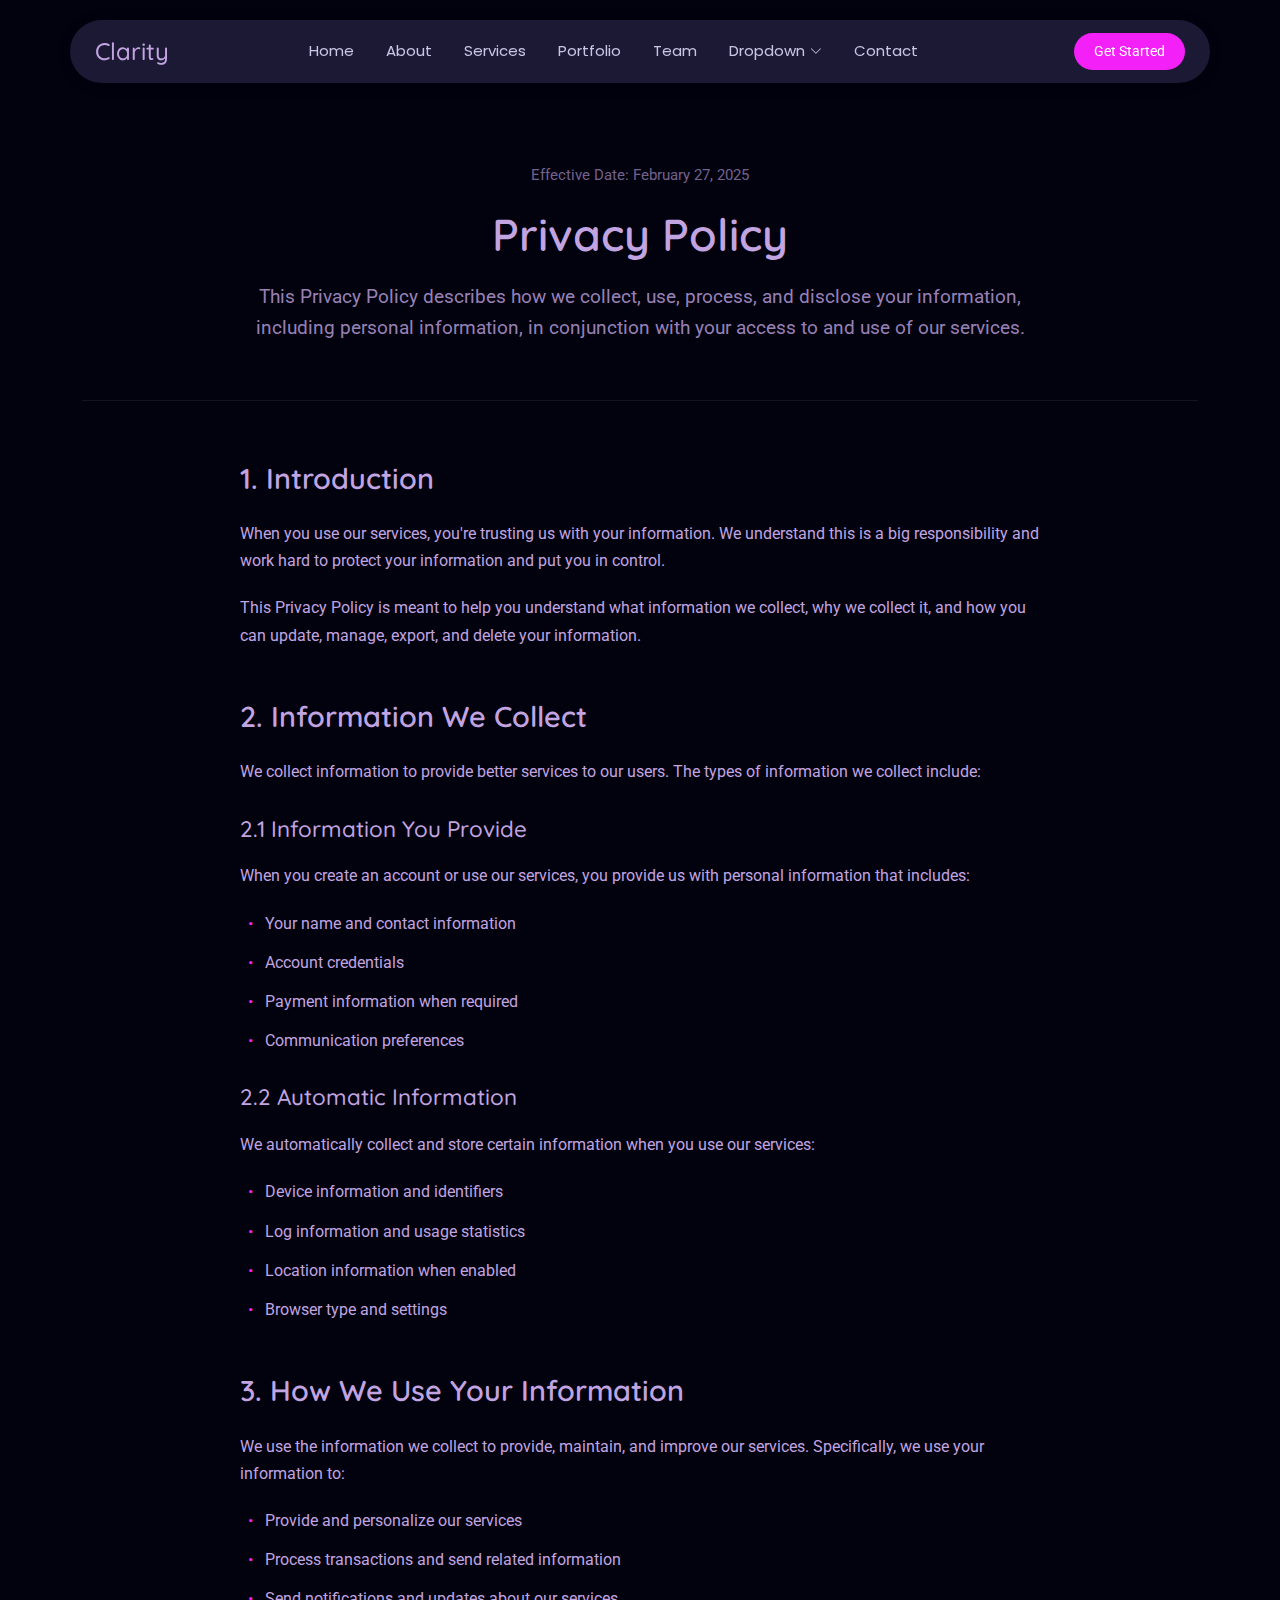
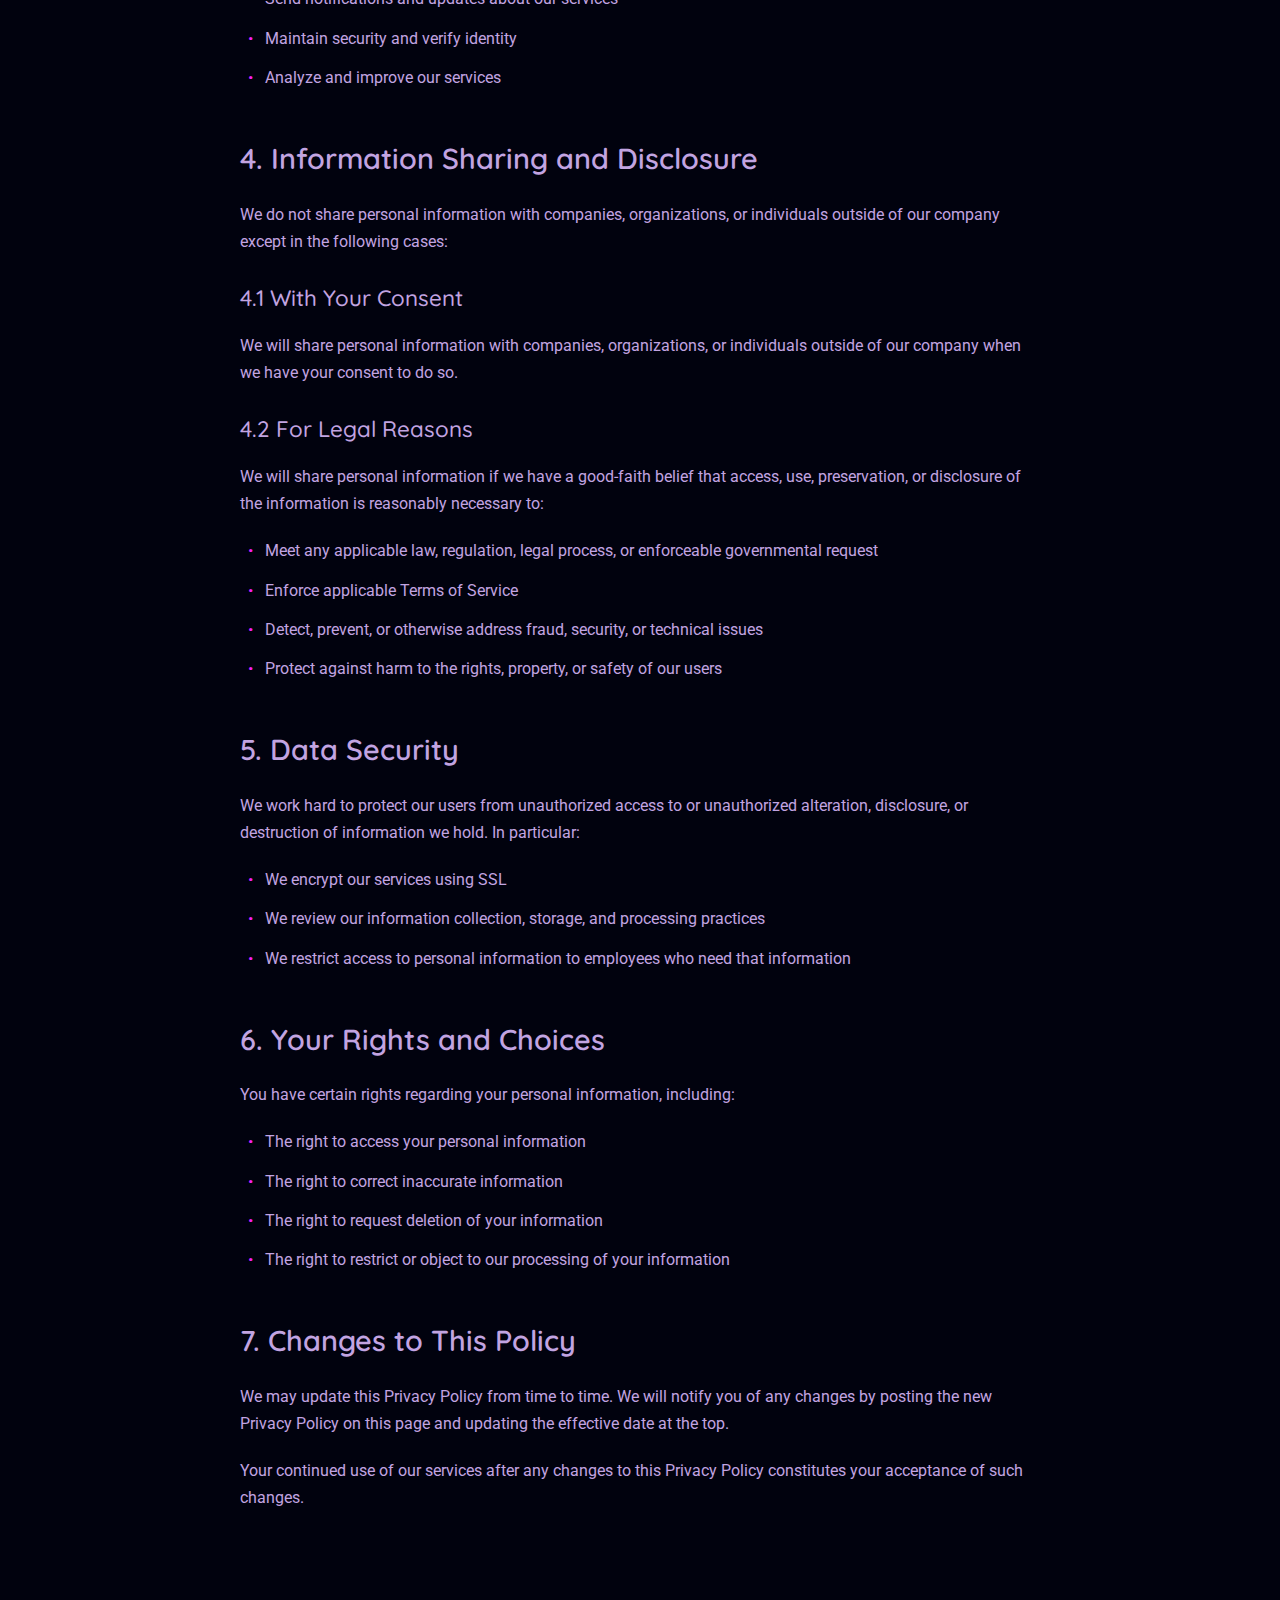
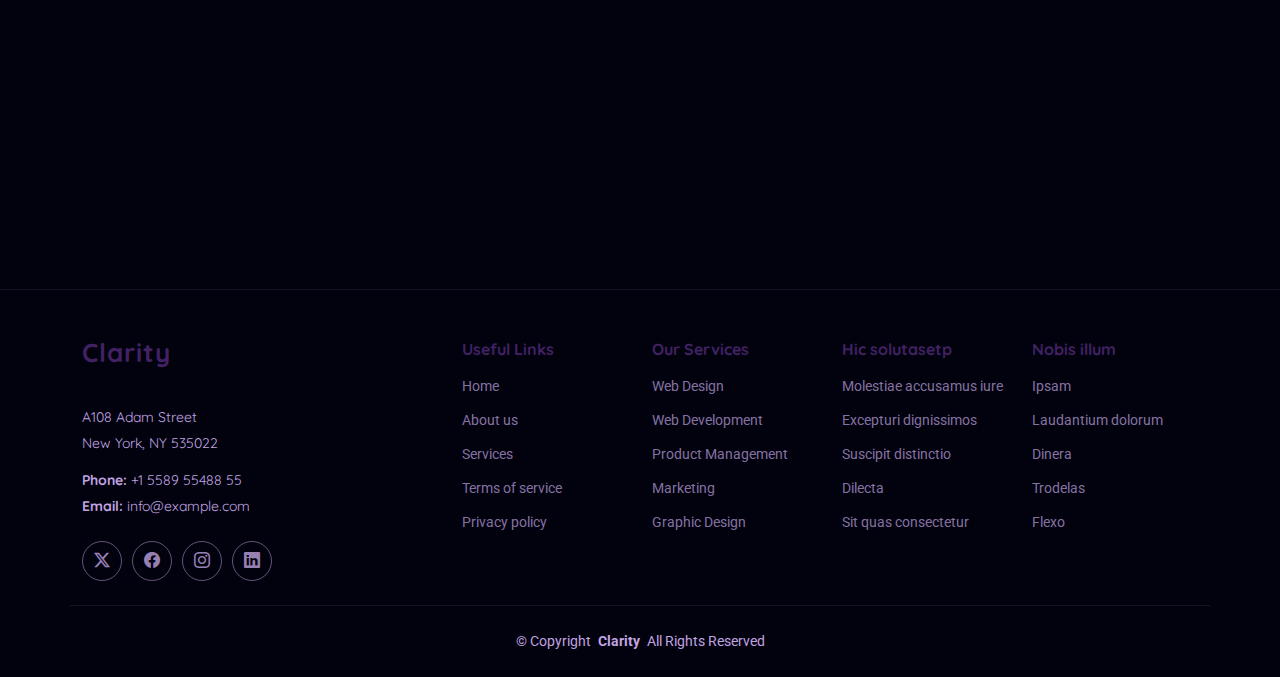
<file: privacy.html>
<!DOCTYPE html>
<html lang="en">

<head>
  <meta charset="utf-8">
  <meta content="width=device-width, initial-scale=1.0" name="viewport">
  <title>Privacy - Kattatonia</title>
  <meta name="description" content="">
  <meta name="keywords" content="">

  <!-- Favicons -->
  <link href="assets/img/favicon.png" rel="icon">
  <link href="assets/img/apple-touch-icon.png" rel="apple-touch-icon">

  <!-- Fonts -->
  <link href="https://fonts.googleapis.com" rel="preconnect">
  <link href="https://fonts.gstatic.com" rel="preconnect" crossorigin>
  <link href="https://fonts.googleapis.com/css2?family=Roboto:ital,wght@0,100;0,300;0,400;0,500;0,700;0,900;1,100;1,300;1,400;1,500;1,700;1,900&family=Poppins:ital,wght@0,100;0,200;0,300;0,400;0,500;0,600;0,700;0,800;0,900;1,100;1,200;1,300;1,400;1,500;1,600;1,700;1,800;1,900&family=Quicksand:wght@300;400;500;600;700&display=swap" rel="stylesheet">

  <!-- Vendor CSS Files -->
  <link href="assets/vendor/bootstrap/css/bootstrap.min.css" rel="stylesheet">
  <link href="assets/vendor/bootstrap-icons/bootstrap-icons.css" rel="stylesheet">
  <link href="assets/vendor/aos/aos.css" rel="stylesheet">
  <link href="assets/vendor/swiper/swiper-bundle.min.css" rel="stylesheet">
  <link href="assets/vendor/glightbox/css/glightbox.min.css" rel="stylesheet">

  <!-- Main CSS File -->
  <link href="assets/css/main.css" rel="stylesheet">

</head>

<body class="privacy-page">

  <header id="header" class="header d-flex align-items-center sticky-top">
    <div class="header-container container-fluid container-xl position-relative d-flex align-items-center justify-content-between">

      <a href="index.html" class="logo d-flex align-items-center me-auto me-xl-0">
        <!-- Uncomment the line below if you also wish to use an image logo -->
        <!-- <img src="assets/img/logo.webp" alt=""> -->
        <h1 class="sitename">Clarity</h1>
      </a>

      <nav id="navmenu" class="navmenu">
        <ul>
          <li><a href="#hero">Home</a></li>
          <li><a href="#about">About</a></li>
          <li><a href="#services">Services</a></li>
          <li><a href="#portfolio">Portfolio</a></li>
          <li><a href="#team">Team</a></li>
          <li class="dropdown"><a href="#"><span>Dropdown</span> <i class="bi bi-chevron-down toggle-dropdown"></i></a>
            <ul>
              <li><a href="#">Dropdown 1</a></li>
              <li class="dropdown"><a href="#"><span>Deep Dropdown</span> <i class="bi bi-chevron-down toggle-dropdown"></i></a>
                <ul>
                  <li><a href="#">Deep Dropdown 1</a></li>
                  <li><a href="#">Deep Dropdown 2</a></li>
                  <li><a href="#">Deep Dropdown 3</a></li>
                  <li><a href="#">Deep Dropdown 4</a></li>
                  <li><a href="#">Deep Dropdown 5</a></li>
                </ul>
              </li>
              <li><a href="#">Dropdown 2</a></li>
              <li><a href="#">Dropdown 3</a></li>
              <li><a href="#">Dropdown 4</a></li>
            </ul>
          </li>
          <li><a href="#contact">Contact</a></li>
        </ul>
        <i class="mobile-nav-toggle d-xl-none bi bi-list"></i>
      </nav>

      <a class="btn-getstarted" href="#about">Get Started</a>

    </div>
  </header>

  <main class="main">

    <!-- Privacy Section -->
    <section id="privacy" class="privacy section">

      <div class="container" data-aos="fade-up">
        <!-- Header -->
        <div class="privacy-header" data-aos="fade-up">
          <div class="header-content">
            <div class="last-updated">Effective Date: February 27, 2025</div>
            <h1>Privacy Policy</h1>
            <p class="intro-text">This Privacy Policy describes how we collect, use, process, and disclose your information, including personal information, in conjunction with your access to and use of our services.</p>
          </div>
        </div>

        <!-- Main Content -->
        <div class="privacy-content" data-aos="fade-up">
          <!-- Introduction -->
          <div class="content-section">
            <h2>1. Introduction</h2>
            <p>When you use our services, you're trusting us with your information. We understand this is a big responsibility and work hard to protect your information and put you in control.</p>
            <p>This Privacy Policy is meant to help you understand what information we collect, why we collect it, and how you can update, manage, export, and delete your information.</p>
          </div>

          <!-- Information Collection -->
          <div class="content-section">
            <h2>2. Information We Collect</h2>
            <p>We collect information to provide better services to our users. The types of information we collect include:</p>

            <h3>2.1 Information You Provide</h3>
            <p>When you create an account or use our services, you provide us with personal information that includes:</p>
            <ul>
              <li>Your name and contact information</li>
              <li>Account credentials</li>
              <li>Payment information when required</li>
              <li>Communication preferences</li>
            </ul>

            <h3>2.2 Automatic Information</h3>
            <p>We automatically collect and store certain information when you use our services:</p>
            <ul>
              <li>Device information and identifiers</li>
              <li>Log information and usage statistics</li>
              <li>Location information when enabled</li>
              <li>Browser type and settings</li>
            </ul>
          </div>

          <!-- Use of Information -->
          <div class="content-section">
            <h2>3. How We Use Your Information</h2>
            <p>We use the information we collect to provide, maintain, and improve our services. Specifically, we use your information to:</p>
            <ul>
              <li>Provide and personalize our services</li>
              <li>Process transactions and send related information</li>
              <li>Send notifications and updates about our services</li>
              <li>Maintain security and verify identity</li>
              <li>Analyze and improve our services</li>
            </ul>
          </div>

          <!-- Information Sharing -->
          <div class="content-section">
            <h2>4. Information Sharing and Disclosure</h2>
            <p>We do not share personal information with companies, organizations, or individuals outside of our company except in the following cases:</p>

            <h3>4.1 With Your Consent</h3>
            <p>We will share personal information with companies, organizations, or individuals outside of our company when we have your consent to do so.</p>

            <h3>4.2 For Legal Reasons</h3>
            <p>We will share personal information if we have a good-faith belief that access, use, preservation, or disclosure of the information is reasonably necessary to:</p>
            <ul>
              <li>Meet any applicable law, regulation, legal process, or enforceable governmental request</li>
              <li>Enforce applicable Terms of Service</li>
              <li>Detect, prevent, or otherwise address fraud, security, or technical issues</li>
              <li>Protect against harm to the rights, property, or safety of our users</li>
            </ul>
          </div>

          <!-- Data Security -->
          <div class="content-section">
            <h2>5. Data Security</h2>
            <p>We work hard to protect our users from unauthorized access to or unauthorized alteration, disclosure, or destruction of information we hold. In particular:</p>
            <ul>
              <li>We encrypt our services using SSL</li>
              <li>We review our information collection, storage, and processing practices</li>
              <li>We restrict access to personal information to employees who need that information</li>
            </ul>
          </div>

          <!-- Your Rights -->
          <div class="content-section">
            <h2>6. Your Rights and Choices</h2>
            <p>You have certain rights regarding your personal information, including:</p>
            <ul>
              <li>The right to access your personal information</li>
              <li>The right to correct inaccurate information</li>
              <li>The right to request deletion of your information</li>
              <li>The right to restrict or object to our processing of your information</li>
            </ul>
          </div>

          <!-- Policy Updates -->
          <div class="content-section">
            <h2>7. Changes to This Policy</h2>
            <p>We may update this Privacy Policy from time to time. We will notify you of any changes by posting the new Privacy Policy on this page and updating the effective date at the top.</p>
            <p>Your continued use of our services after any changes to this Privacy Policy constitutes your acceptance of such changes.</p>
          </div>
        </div>

        <!-- Contact Section -->
        <div class="privacy-contact" data-aos="fade-up">
          <h2>Contact Us</h2>
          <p>If you have any questions about this Privacy Policy or our practices, please contact us:</p>
          <div class="contact-details">
            <p><strong>Email:</strong> privacy@example.com</p>
            <p><strong>Address:</strong> 123 Privacy Street, Security City, 12345</p>
          </div>
        </div>

      </div>

    </section><!-- /Privacy Section -->

  </main>

  <footer id="footer" class="footer position-relative dark-background">

    <div class="container footer-top">
      <div class="row gy-4">
        <div class="col-lg-4 col-md-6 footer-about">
          <a href="index.html" class="logo d-flex align-items-center">
            <span class="sitename">Clarity</span>
          </a>
          <div class="footer-contact pt-3">
            <p>A108 Adam Street</p>
            <p>New York, NY 535022</p>
            <p class="mt-3"><strong>Phone:</strong> <span>+1 5589 55488 55</span></p>
            <p><strong>Email:</strong> <span>info@example.com</span></p>
          </div>
          <div class="social-links d-flex mt-4">
            <a href=""><i class="bi bi-twitter-x"></i></a>
            <a href=""><i class="bi bi-facebook"></i></a>
            <a href=""><i class="bi bi-instagram"></i></a>
            <a href=""><i class="bi bi-linkedin"></i></a>
          </div>
        </div>

        <div class="col-lg-2 col-md-3 footer-links">
          <h4>Useful Links</h4>
          <ul>
            <li><a href="#">Home</a></li>
            <li><a href="#">About us</a></li>
            <li><a href="#">Services</a></li>
            <li><a href="#">Terms of service</a></li>
            <li><a href="#">Privacy policy</a></li>
          </ul>
        </div>

        <div class="col-lg-2 col-md-3 footer-links">
          <h4>Our Services</h4>
          <ul>
            <li><a href="#">Web Design</a></li>
            <li><a href="#">Web Development</a></li>
            <li><a href="#">Product Management</a></li>
            <li><a href="#">Marketing</a></li>
            <li><a href="#">Graphic Design</a></li>
          </ul>
        </div>

        <div class="col-lg-2 col-md-3 footer-links">
          <h4>Hic solutasetp</h4>
          <ul>
            <li><a href="#">Molestiae accusamus iure</a></li>
            <li><a href="#">Excepturi dignissimos</a></li>
            <li><a href="#">Suscipit distinctio</a></li>
            <li><a href="#">Dilecta</a></li>
            <li><a href="#">Sit quas consectetur</a></li>
          </ul>
        </div>

        <div class="col-lg-2 col-md-3 footer-links">
          <h4>Nobis illum</h4>
          <ul>
            <li><a href="#">Ipsam</a></li>
            <li><a href="#">Laudantium dolorum</a></li>
            <li><a href="#">Dinera</a></li>
            <li><a href="#">Trodelas</a></li>
            <li><a href="#">Flexo</a></li>
          </ul>
        </div>

      </div>
    </div>

    <div class="container copyright text-center mt-4">
      <p>© <span>Copyright</span> <strong class="px-1 sitename">Clarity</strong> <span>All Rights Reserved</span></p>

    </div>

  </footer>

  <!-- Scroll Top -->
  <a href="#" id="scroll-top" class="scroll-top d-flex align-items-center justify-content-center"><i class="bi bi-arrow-up-short"></i></a>

  <!-- Preloader -->
  <div id="preloader"></div>

  <!-- Vendor JS Files -->
  <script src="assets/vendor/bootstrap/js/bootstrap.bundle.min.js"></script>
  <script src="assets/vendor/php-email-form/validate.js"></script>
  <script src="assets/vendor/aos/aos.js"></script>
  <script src="assets/vendor/purecounter/purecounter_vanilla.js"></script>
  <script src="assets/vendor/swiper/swiper-bundle.min.js"></script>
  <script src="assets/vendor/glightbox/js/glightbox.min.js"></script>

  <!-- Main JS File -->
  <script src="assets/js/main.js"></script>

</body>

</html>
</file>
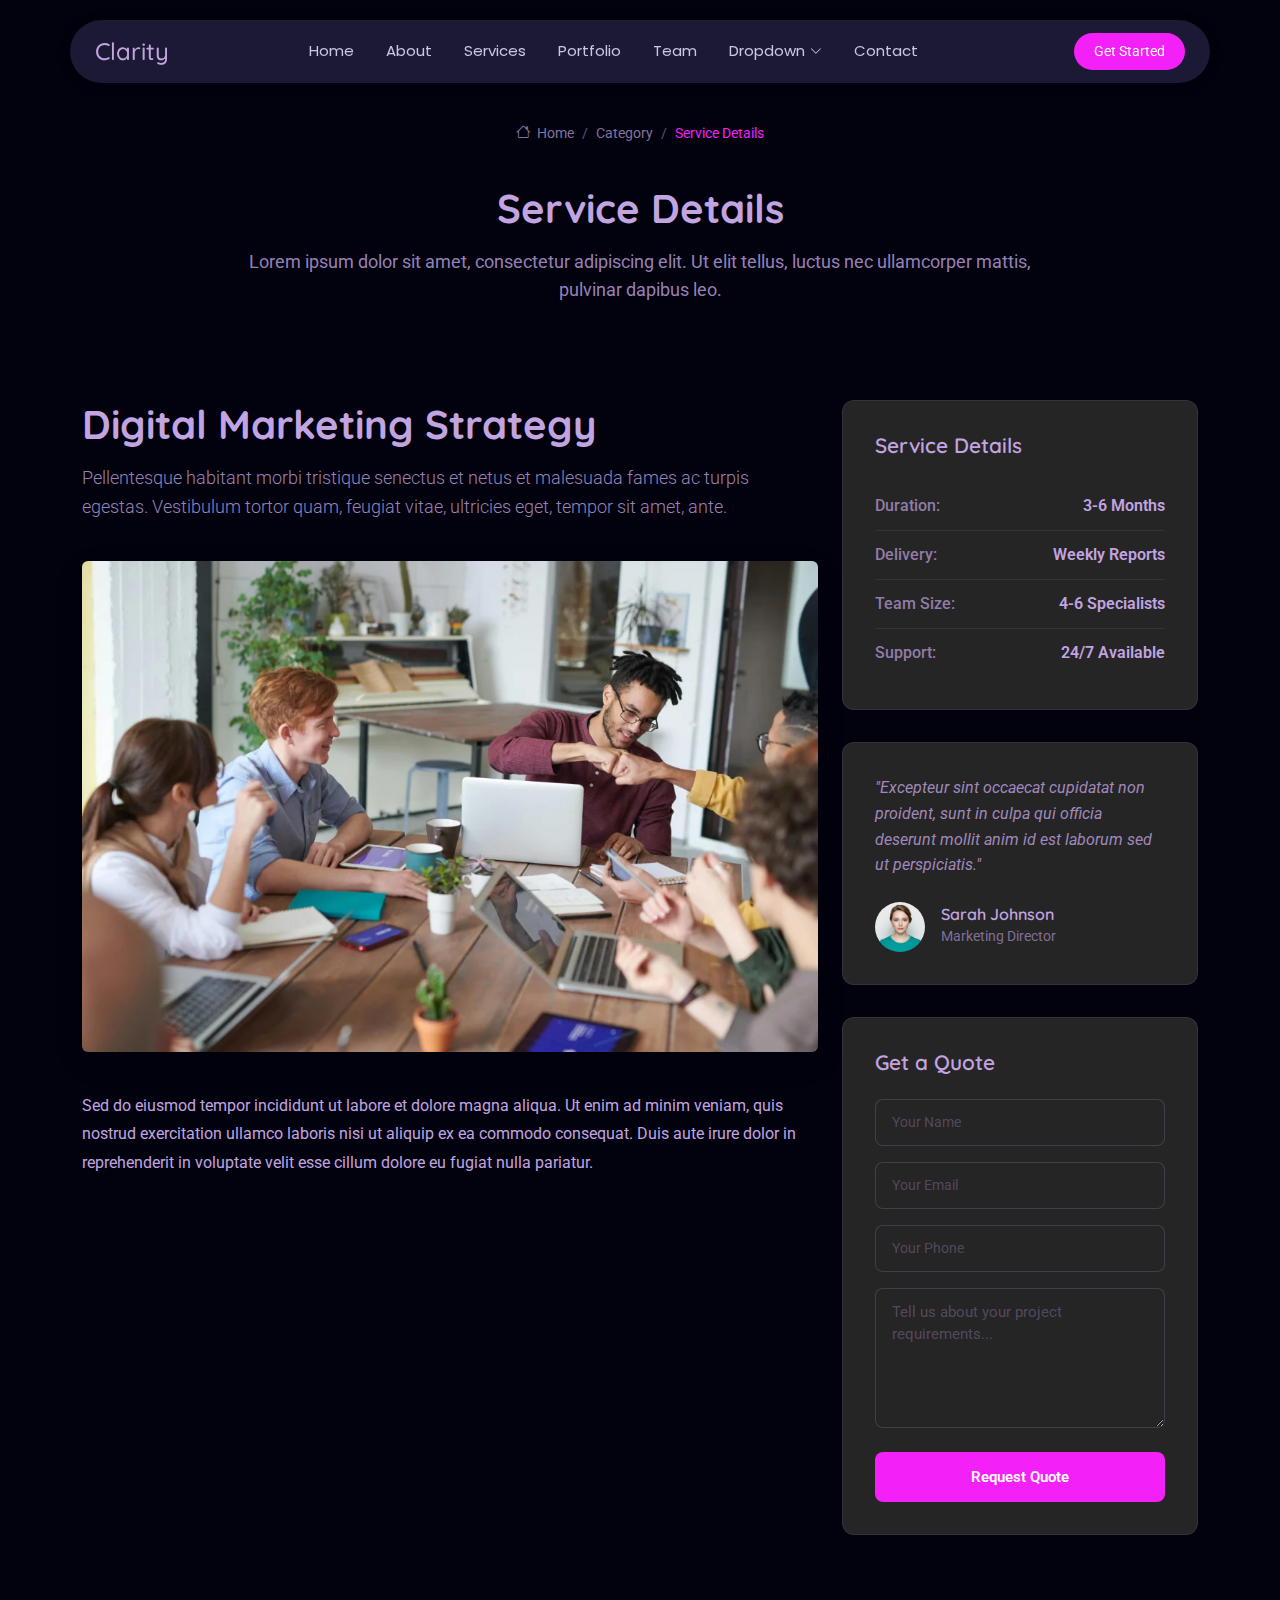
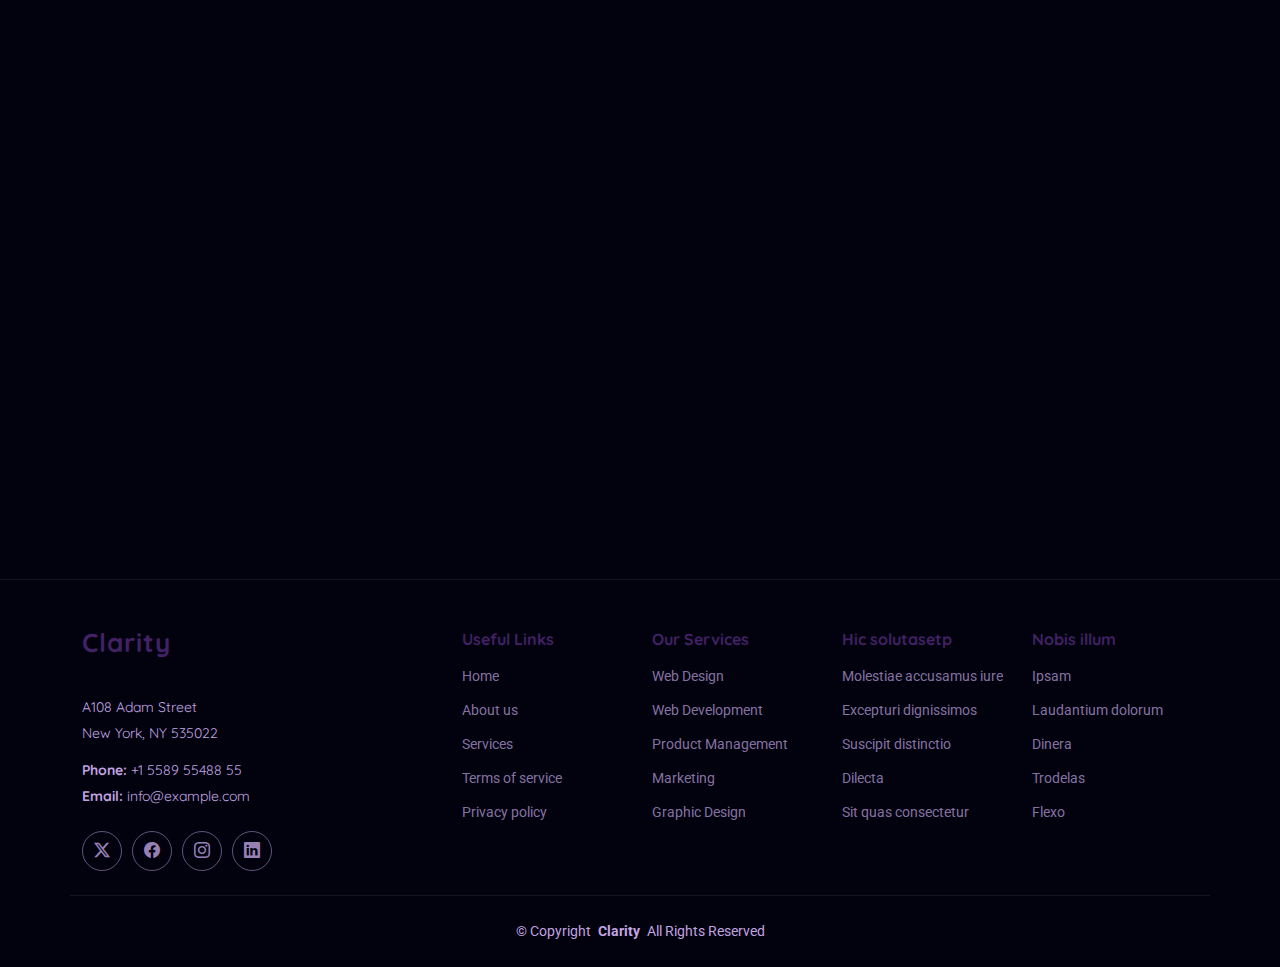
<file: service-details.html>
<!DOCTYPE html>
<html lang="en">

<head>
  <meta charset="utf-8">
  <meta content="width=device-width, initial-scale=1.0" name="viewport">
  <title>Service Details - Kattatonia</title>
  <meta name="description" content="">
  <meta name="keywords" content="">

  <!-- Favicons -->
  <link href="assets/img/favicon.png" rel="icon">
  <link href="assets/img/apple-touch-icon.png" rel="apple-touch-icon">

  <!-- Fonts -->
  <link href="https://fonts.googleapis.com" rel="preconnect">
  <link href="https://fonts.gstatic.com" rel="preconnect" crossorigin>
  <link href="https://fonts.googleapis.com/css2?family=Roboto:ital,wght@0,100;0,300;0,400;0,500;0,700;0,900;1,100;1,300;1,400;1,500;1,700;1,900&family=Poppins:ital,wght@0,100;0,200;0,300;0,400;0,500;0,600;0,700;0,800;0,900;1,100;1,200;1,300;1,400;1,500;1,600;1,700;1,800;1,900&family=Quicksand:wght@300;400;500;600;700&display=swap" rel="stylesheet">

  <!-- Vendor CSS Files -->
  <link href="assets/vendor/bootstrap/css/bootstrap.min.css" rel="stylesheet">
  <link href="assets/vendor/bootstrap-icons/bootstrap-icons.css" rel="stylesheet">
  <link href="assets/vendor/aos/aos.css" rel="stylesheet">
  <link href="assets/vendor/swiper/swiper-bundle.min.css" rel="stylesheet">
  <link href="assets/vendor/glightbox/css/glightbox.min.css" rel="stylesheet">

  <!-- Main CSS File -->
  <link href="assets/css/main.css" rel="stylesheet">

</head>

<body class="service-details-page">

  <header id="header" class="header d-flex align-items-center sticky-top">
    <div class="header-container container-fluid container-xl position-relative d-flex align-items-center justify-content-between">

      <a href="index.html" class="logo d-flex align-items-center me-auto me-xl-0">
        <!-- Uncomment the line below if you also wish to use an image logo -->
        <!-- <img src="assets/img/logo.webp" alt=""> -->
        <h1 class="sitename">Clarity</h1>
      </a>

      <nav id="navmenu" class="navmenu">
        <ul>
          <li><a href="#hero">Home</a></li>
          <li><a href="#about">About</a></li>
          <li><a href="#services">Services</a></li>
          <li><a href="#portfolio">Portfolio</a></li>
          <li><a href="#team">Team</a></li>
          <li class="dropdown"><a href="#"><span>Dropdown</span> <i class="bi bi-chevron-down toggle-dropdown"></i></a>
            <ul>
              <li><a href="#">Dropdown 1</a></li>
              <li class="dropdown"><a href="#"><span>Deep Dropdown</span> <i class="bi bi-chevron-down toggle-dropdown"></i></a>
                <ul>
                  <li><a href="#">Deep Dropdown 1</a></li>
                  <li><a href="#">Deep Dropdown 2</a></li>
                  <li><a href="#">Deep Dropdown 3</a></li>
                  <li><a href="#">Deep Dropdown 4</a></li>
                  <li><a href="#">Deep Dropdown 5</a></li>
                </ul>
              </li>
              <li><a href="#">Dropdown 2</a></li>
              <li><a href="#">Dropdown 3</a></li>
              <li><a href="#">Dropdown 4</a></li>
            </ul>
          </li>
          <li><a href="#contact">Contact</a></li>
        </ul>
        <i class="mobile-nav-toggle d-xl-none bi bi-list"></i>
      </nav>

      <a class="btn-getstarted" href="#about">Get Started</a>

    </div>
  </header>

  <main class="main">

    <!-- Page Title -->
    <div class="page-title">
      <div class="breadcrumbs">
        <nav aria-label="breadcrumb">
          <ol class="breadcrumb">
            <li class="breadcrumb-item"><a href="#"><i class="bi bi-house"></i> Home</a></li>
            <li class="breadcrumb-item"><a href="#">Category</a></li>
            <li class="breadcrumb-item active current">Service Details</li>
          </ol>
        </nav>
      </div>

      <div class="title-wrapper">
        <h1>Service Details</h1>
        <p>Lorem ipsum dolor sit amet, consectetur adipiscing elit. Ut elit tellus, luctus nec ullamcorper mattis, pulvinar dapibus leo.</p>
      </div>
    </div><!-- End Page Title -->

    <!-- Service Details Section -->
    <section id="service-details" class="service-details section">

      <div class="container" data-aos="fade-up" data-aos-delay="100">

        <div class="row gy-4">

          <!-- Service Overview -->
          <div class="col-lg-8">
            <div class="service-content">
              <h2>Digital Marketing Strategy</h2>
              <p class="lead">Pellentesque habitant morbi tristique senectus et netus et malesuada fames ac turpis egestas. Vestibulum tortor quam, feugiat vitae, ultricies eget, tempor sit amet, ante.</p>

              <div class="service-image" data-aos="fade-up" data-aos-delay="200">
                <img src="assets/img/services/services-3.webp" alt="Digital Marketing" class="img-fluid rounded">
              </div>

              <p>Sed do eiusmod tempor incididunt ut labore et dolore magna aliqua. Ut enim ad minim veniam, quis nostrud exercitation ullamco laboris nisi ut aliquip ex ea commodo consequat. Duis aute irure dolor in reprehenderit in voluptate velit esse cillum dolore eu fugiat nulla pariatur.</p>

              <!-- Service Features -->
              <div class="service-features" data-aos="fade-up" data-aos-delay="300">
                <h4>What's Included</h4>
                <div class="row gy-3">
                  <div class="col-md-6">
                    <div class="feature-item">
                      <i class="bi bi-graph-up-arrow flex-shrink-0"></i>
                      <div>
                        <h5>Performance Analytics</h5>
                        <p>Comprehensive tracking and reporting of all marketing metrics and KPIs.</p>
                      </div>
                    </div>
                  </div>
                  <div class="col-md-6">
                    <div class="feature-item">
                      <i class="bi bi-bullseye flex-shrink-0"></i>
                      <div>
                        <h5>Target Audience Research</h5>
                        <p>In-depth analysis to identify and reach your ideal customer base.</p>
                      </div>
                    </div>
                  </div>
                  <div class="col-md-6">
                    <div class="feature-item">
                      <i class="bi bi-palette flex-shrink-0"></i>
                      <div>
                        <h5>Content Creation</h5>
                        <p>Engaging visual and written content tailored to your brand voice.</p>
                      </div>
                    </div>
                  </div>
                  <div class="col-md-6">
                    <div class="feature-item">
                      <i class="bi bi-share flex-shrink-0"></i>
                      <div>
                        <h5>Social Media Management</h5>
                        <p>Complete management of your social media presence across platforms.</p>
                      </div>
                    </div>
                  </div>
                </div>
              </div>

              <!-- Process Steps -->
              <div class="service-process" data-aos="fade-up" data-aos-delay="400">
                <h4>Our Process</h4>
                <div class="process-steps">
                  <div class="step-item">
                    <div class="step-number">01</div>
                    <div class="step-content">
                      <h5>Strategy Development</h5>
                      <p>Lorem ipsum dolor sit amet, consectetur adipiscing elit. Mauris tempus vestibulum mauris quis aliquam.</p>
                    </div>
                  </div>
                  <div class="step-item">
                    <div class="step-number">02</div>
                    <div class="step-content">
                      <h5>Implementation</h5>
                      <p>Sed do eiusmod tempor incididunt ut labore et dolore magna aliqua. Ut enim ad minim veniam.</p>
                    </div>
                  </div>
                  <div class="step-item">
                    <div class="step-number">03</div>
                    <div class="step-content">
                      <h5>Optimization</h5>
                      <p>Duis aute irure dolor in reprehenderit in voluptate velit esse cillum dolore eu fugiat nulla.</p>
                    </div>
                  </div>
                  <div class="step-item">
                    <div class="step-number">04</div>
                    <div class="step-content">
                      <h5>Results &amp; Reporting</h5>
                      <p>Excepteur sint occaecat cupidatat non proident, sunt in culpa qui officia deserunt mollit.</p>
                    </div>
                  </div>
                </div>
              </div>

            </div>
          </div><!-- End Service Content -->

          <!-- Sidebar -->
          <div class="col-lg-4">
            <div class="sidebar" data-aos="fade-up" data-aos-delay="200">

              <!-- Service Quick Facts -->
              <div class="service-info">
                <h4>Service Details</h4>
                <ul class="service-facts">
                  <li>
                    <span class="fact-label">Duration:</span>
                    <span class="fact-value">3-6 Months</span>
                  </li>
                  <li>
                    <span class="fact-label">Delivery:</span>
                    <span class="fact-value">Weekly Reports</span>
                  </li>
                  <li>
                    <span class="fact-label">Team Size:</span>
                    <span class="fact-value">4-6 Specialists</span>
                  </li>
                  <li>
                    <span class="fact-label">Support:</span>
                    <span class="fact-value">24/7 Available</span>
                  </li>
                </ul>
              </div>

              <!-- Testimonial -->
              <div class="service-testimonial">
                <div class="testimonial-content">
                  <p>"Excepteur sint occaecat cupidatat non proident, sunt in culpa qui officia deserunt mollit anim id est laborum sed ut perspiciatis."</p>
                  <div class="testimonial-author">
                    <img src="assets/img/person/person-f-3.webp" alt="Sarah Johnson" class="author-image">
                    <div class="author-info">
                      <h5>Sarah Johnson</h5>
                      <span>Marketing Director</span>
                    </div>
                  </div>
                </div>
              </div>

              <!-- Contact Form -->
              <div class="inquiry-form">
                <h4>Get a Quote</h4>
                <form action="forms/get-a-quote.php" method="post" class="php-email-form">
                  <div class="form-group mb-3">
                    <input type="text" name="name" class="form-control" id="name" placeholder="Your Name" required="">
                  </div>
                  <div class="form-group mb-3">
                    <input type="email" name="email" class="form-control" id="email" placeholder="Your Email" required="">
                  </div>
                  <div class="form-group mb-3">
                    <input type="tel" name="phone" class="form-control" id="phone" placeholder="Your Phone">
                  </div>
                  <input type="hidden" name="subect" value="Service Quote Request">
                  <div class="form-group mb-4">
                    <textarea class="form-control" name="message" rows="5" placeholder="Tell us about your project requirements..." required=""></textarea>
                  </div>
                  <div class="loading">Loading</div>
                  <div class="error-message"></div>
                  <div class="sent-message">Your message has been sent. Thank you!</div>
                  <button type="submit" class="btn-submit w-100">Request Quote</button>
                </form>
              </div>

            </div>
          </div><!-- End Sidebar -->

        </div>

      </div>

    </section><!-- /Service Details Section -->

  </main>

  <footer id="footer" class="footer position-relative dark-background">

    <div class="container footer-top">
      <div class="row gy-4">
        <div class="col-lg-4 col-md-6 footer-about">
          <a href="index.html" class="logo d-flex align-items-center">
            <span class="sitename">Clarity</span>
          </a>
          <div class="footer-contact pt-3">
            <p>A108 Adam Street</p>
            <p>New York, NY 535022</p>
            <p class="mt-3"><strong>Phone:</strong> <span>+1 5589 55488 55</span></p>
            <p><strong>Email:</strong> <span>info@example.com</span></p>
          </div>
          <div class="social-links d-flex mt-4">
            <a href=""><i class="bi bi-twitter-x"></i></a>
            <a href=""><i class="bi bi-facebook"></i></a>
            <a href=""><i class="bi bi-instagram"></i></a>
            <a href=""><i class="bi bi-linkedin"></i></a>
          </div>
        </div>

        <div class="col-lg-2 col-md-3 footer-links">
          <h4>Useful Links</h4>
          <ul>
            <li><a href="#">Home</a></li>
            <li><a href="#">About us</a></li>
            <li><a href="#">Services</a></li>
            <li><a href="#">Terms of service</a></li>
            <li><a href="#">Privacy policy</a></li>
          </ul>
        </div>

        <div class="col-lg-2 col-md-3 footer-links">
          <h4>Our Services</h4>
          <ul>
            <li><a href="#">Web Design</a></li>
            <li><a href="#">Web Development</a></li>
            <li><a href="#">Product Management</a></li>
            <li><a href="#">Marketing</a></li>
            <li><a href="#">Graphic Design</a></li>
          </ul>
        </div>

        <div class="col-lg-2 col-md-3 footer-links">
          <h4>Hic solutasetp</h4>
          <ul>
            <li><a href="#">Molestiae accusamus iure</a></li>
            <li><a href="#">Excepturi dignissimos</a></li>
            <li><a href="#">Suscipit distinctio</a></li>
            <li><a href="#">Dilecta</a></li>
            <li><a href="#">Sit quas consectetur</a></li>
          </ul>
        </div>

        <div class="col-lg-2 col-md-3 footer-links">
          <h4>Nobis illum</h4>
          <ul>
            <li><a href="#">Ipsam</a></li>
            <li><a href="#">Laudantium dolorum</a></li>
            <li><a href="#">Dinera</a></li>
            <li><a href="#">Trodelas</a></li>
            <li><a href="#">Flexo</a></li>
          </ul>
        </div>

      </div>
    </div>

    <div class="container copyright text-center mt-4">
      <p>© <span>Copyright</span> <strong class="px-1 sitename">Clarity</strong> <span>All Rights Reserved</span></p>

    </div>

  </footer>

  <!-- Scroll Top -->
  <a href="#" id="scroll-top" class="scroll-top d-flex align-items-center justify-content-center"><i class="bi bi-arrow-up-short"></i></a>

  <!-- Preloader -->
  <div id="preloader"></div>

  <!-- Vendor JS Files -->
  <script src="assets/vendor/bootstrap/js/bootstrap.bundle.min.js"></script>
  <script src="assets/vendor/php-email-form/validate.js"></script>
  <script src="assets/vendor/aos/aos.js"></script>
  <script src="assets/vendor/purecounter/purecounter_vanilla.js"></script>
  <script src="assets/vendor/swiper/swiper-bundle.min.js"></script>
  <script src="assets/vendor/glightbox/js/glightbox.min.js"></script>

  <!-- Main JS File -->
  <script src="assets/js/main.js"></script>

</body>

</html>
</file>
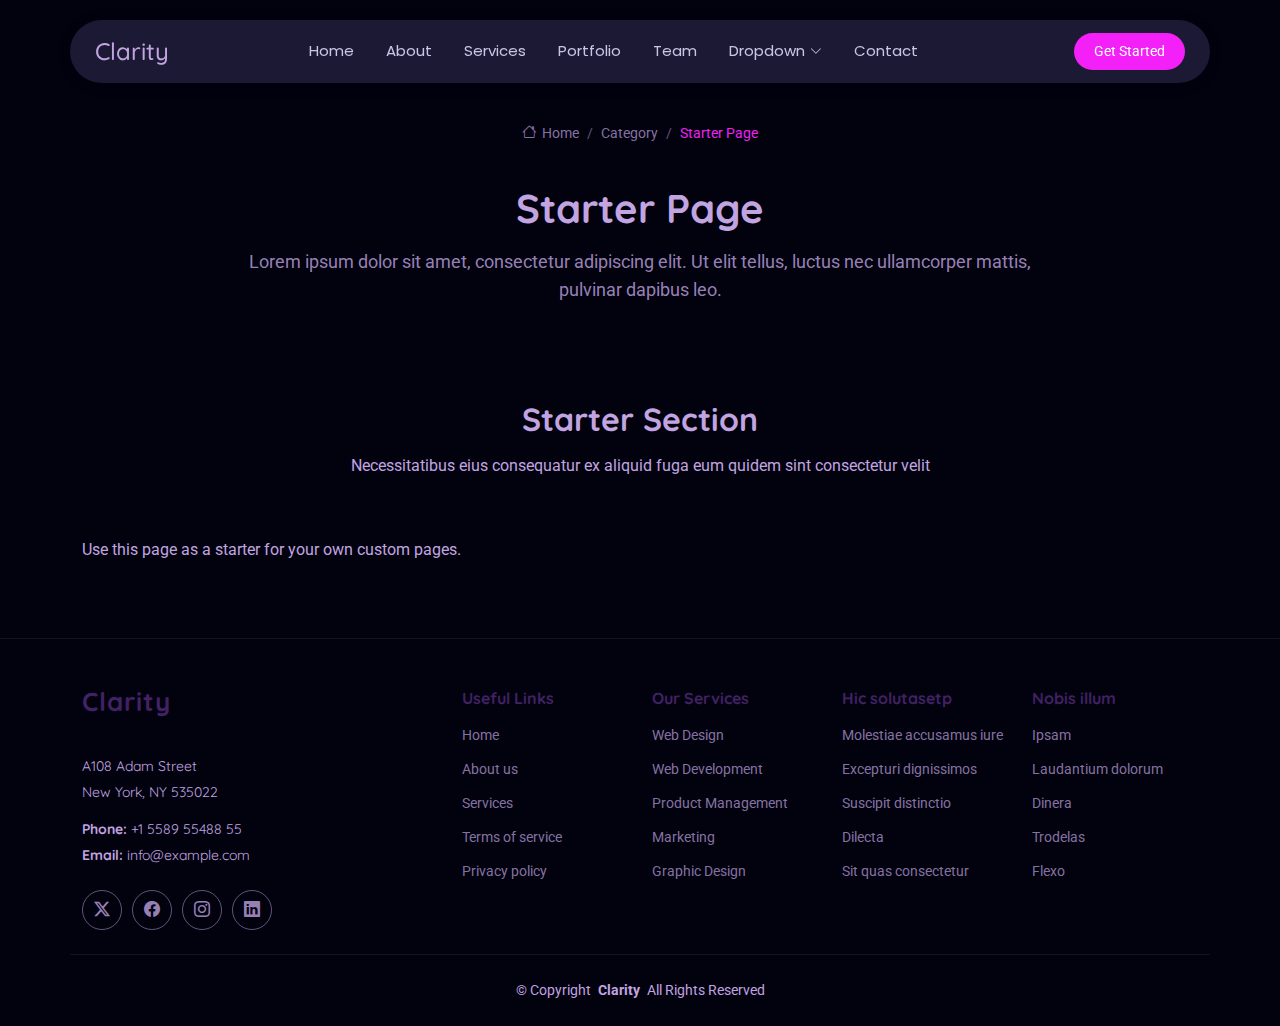
<file: starter-page.html>
<!DOCTYPE html>
<html lang="en">

<head>
  <meta charset="utf-8">
  <meta content="width=device-width, initial-scale=1.0" name="viewport">
  <title>Starter Page - Kattatonia</title>
  <meta name="description" content="">
  <meta name="keywords" content="">

  <!-- Favicons -->
  <link href="assets/img/favicon.png" rel="icon">
  <link href="assets/img/apple-touch-icon.png" rel="apple-touch-icon">

  <!-- Fonts -->
  <link href="https://fonts.googleapis.com" rel="preconnect">
  <link href="https://fonts.gstatic.com" rel="preconnect" crossorigin>
  <link href="https://fonts.googleapis.com/css2?family=Roboto:ital,wght@0,100;0,300;0,400;0,500;0,700;0,900;1,100;1,300;1,400;1,500;1,700;1,900&family=Poppins:ital,wght@0,100;0,200;0,300;0,400;0,500;0,600;0,700;0,800;0,900;1,100;1,200;1,300;1,400;1,500;1,600;1,700;1,800;1,900&family=Quicksand:wght@300;400;500;600;700&display=swap" rel="stylesheet">

  <!-- Vendor CSS Files -->
  <link href="assets/vendor/bootstrap/css/bootstrap.min.css" rel="stylesheet">
  <link href="assets/vendor/bootstrap-icons/bootstrap-icons.css" rel="stylesheet">
  <link href="assets/vendor/aos/aos.css" rel="stylesheet">
  <link href="assets/vendor/swiper/swiper-bundle.min.css" rel="stylesheet">
  <link href="assets/vendor/glightbox/css/glightbox.min.css" rel="stylesheet">

  <!-- Main CSS File -->
  <link href="assets/css/main.css" rel="stylesheet">

</head>

<body class="starter-page-page">

  <header id="header" class="header d-flex align-items-center sticky-top">
    <div class="header-container container-fluid container-xl position-relative d-flex align-items-center justify-content-between">

      <a href="index.html" class="logo d-flex align-items-center me-auto me-xl-0">
        <!-- Uncomment the line below if you also wish to use an image logo -->
        <!-- <img src="assets/img/logo.webp" alt=""> -->
        <h1 class="sitename">Clarity</h1>
      </a>

      <nav id="navmenu" class="navmenu">
        <ul>
          <li><a href="#hero">Home</a></li>
          <li><a href="#about">About</a></li>
          <li><a href="#services">Services</a></li>
          <li><a href="#portfolio">Portfolio</a></li>
          <li><a href="#team">Team</a></li>
          <li class="dropdown"><a href="#"><span>Dropdown</span> <i class="bi bi-chevron-down toggle-dropdown"></i></a>
            <ul>
              <li><a href="#">Dropdown 1</a></li>
              <li class="dropdown"><a href="#"><span>Deep Dropdown</span> <i class="bi bi-chevron-down toggle-dropdown"></i></a>
                <ul>
                  <li><a href="#">Deep Dropdown 1</a></li>
                  <li><a href="#">Deep Dropdown 2</a></li>
                  <li><a href="#">Deep Dropdown 3</a></li>
                  <li><a href="#">Deep Dropdown 4</a></li>
                  <li><a href="#">Deep Dropdown 5</a></li>
                </ul>
              </li>
              <li><a href="#">Dropdown 2</a></li>
              <li><a href="#">Dropdown 3</a></li>
              <li><a href="#">Dropdown 4</a></li>
            </ul>
          </li>
          <li><a href="#contact">Contact</a></li>
        </ul>
        <i class="mobile-nav-toggle d-xl-none bi bi-list"></i>
      </nav>

      <a class="btn-getstarted" href="#about">Get Started</a>

    </div>
  </header>

  <main class="main">

    <!-- Page Title -->
    <div class="page-title">
      <div class="breadcrumbs">
        <nav aria-label="breadcrumb">
          <ol class="breadcrumb">
            <li class="breadcrumb-item"><a href="#"><i class="bi bi-house"></i> Home</a></li>
            <li class="breadcrumb-item"><a href="#">Category</a></li>
            <li class="breadcrumb-item active current">Starter Page</li>
          </ol>
        </nav>
      </div>

      <div class="title-wrapper">
        <h1>Starter Page</h1>
        <p>Lorem ipsum dolor sit amet, consectetur adipiscing elit. Ut elit tellus, luctus nec ullamcorper mattis, pulvinar dapibus leo.</p>
      </div>
    </div><!-- End Page Title -->

    <!-- Starter Section Section -->
    <section id="starter-section" class="starter-section section">

      <!-- Section Title -->
      <div class="container section-title" data-aos="fade-up">
        <h2>Starter Section</h2>
        <p>Necessitatibus eius consequatur ex aliquid fuga eum quidem sint consectetur velit</p>
      </div><!-- End Section Title -->

      <div class="container" data-aos="fade-up">
        <p>Use this page as a starter for your own custom pages.</p>
      </div>

    </section><!-- /Starter Section Section -->

  </main>

  <footer id="footer" class="footer position-relative dark-background">

    <div class="container footer-top">
      <div class="row gy-4">
        <div class="col-lg-4 col-md-6 footer-about">
          <a href="index.html" class="logo d-flex align-items-center">
            <span class="sitename">Clarity</span>
          </a>
          <div class="footer-contact pt-3">
            <p>A108 Adam Street</p>
            <p>New York, NY 535022</p>
            <p class="mt-3"><strong>Phone:</strong> <span>+1 5589 55488 55</span></p>
            <p><strong>Email:</strong> <span>info@example.com</span></p>
          </div>
          <div class="social-links d-flex mt-4">
            <a href=""><i class="bi bi-twitter-x"></i></a>
            <a href=""><i class="bi bi-facebook"></i></a>
            <a href=""><i class="bi bi-instagram"></i></a>
            <a href=""><i class="bi bi-linkedin"></i></a>
          </div>
        </div>

        <div class="col-lg-2 col-md-3 footer-links">
          <h4>Useful Links</h4>
          <ul>
            <li><a href="#">Home</a></li>
            <li><a href="#">About us</a></li>
            <li><a href="#">Services</a></li>
            <li><a href="#">Terms of service</a></li>
            <li><a href="#">Privacy policy</a></li>
          </ul>
        </div>

        <div class="col-lg-2 col-md-3 footer-links">
          <h4>Our Services</h4>
          <ul>
            <li><a href="#">Web Design</a></li>
            <li><a href="#">Web Development</a></li>
            <li><a href="#">Product Management</a></li>
            <li><a href="#">Marketing</a></li>
            <li><a href="#">Graphic Design</a></li>
          </ul>
        </div>

        <div class="col-lg-2 col-md-3 footer-links">
          <h4>Hic solutasetp</h4>
          <ul>
            <li><a href="#">Molestiae accusamus iure</a></li>
            <li><a href="#">Excepturi dignissimos</a></li>
            <li><a href="#">Suscipit distinctio</a></li>
            <li><a href="#">Dilecta</a></li>
            <li><a href="#">Sit quas consectetur</a></li>
          </ul>
        </div>

        <div class="col-lg-2 col-md-3 footer-links">
          <h4>Nobis illum</h4>
          <ul>
            <li><a href="#">Ipsam</a></li>
            <li><a href="#">Laudantium dolorum</a></li>
            <li><a href="#">Dinera</a></li>
            <li><a href="#">Trodelas</a></li>
            <li><a href="#">Flexo</a></li>
          </ul>
        </div>

      </div>
    </div>

    <div class="container copyright text-center mt-4">
      <p>© <span>Copyright</span> <strong class="px-1 sitename">Clarity</strong> <span>All Rights Reserved</span></p>

    </div>

  </footer>

  <!-- Scroll Top -->
  <a href="#" id="scroll-top" class="scroll-top d-flex align-items-center justify-content-center"><i class="bi bi-arrow-up-short"></i></a>

  <!-- Preloader -->
  <div id="preloader"></div>

  <!-- Vendor JS Files -->
  <script src="assets/vendor/bootstrap/js/bootstrap.bundle.min.js"></script>
  <script src="assets/vendor/php-email-form/validate.js"></script>
  <script src="assets/vendor/aos/aos.js"></script>
  <script src="assets/vendor/purecounter/purecounter_vanilla.js"></script>
  <script src="assets/vendor/swiper/swiper-bundle.min.js"></script>
  <script src="assets/vendor/glightbox/js/glightbox.min.js"></script>

  <!-- Main JS File -->
  <script src="assets/js/main.js"></script>

</body>

</html>
</file>
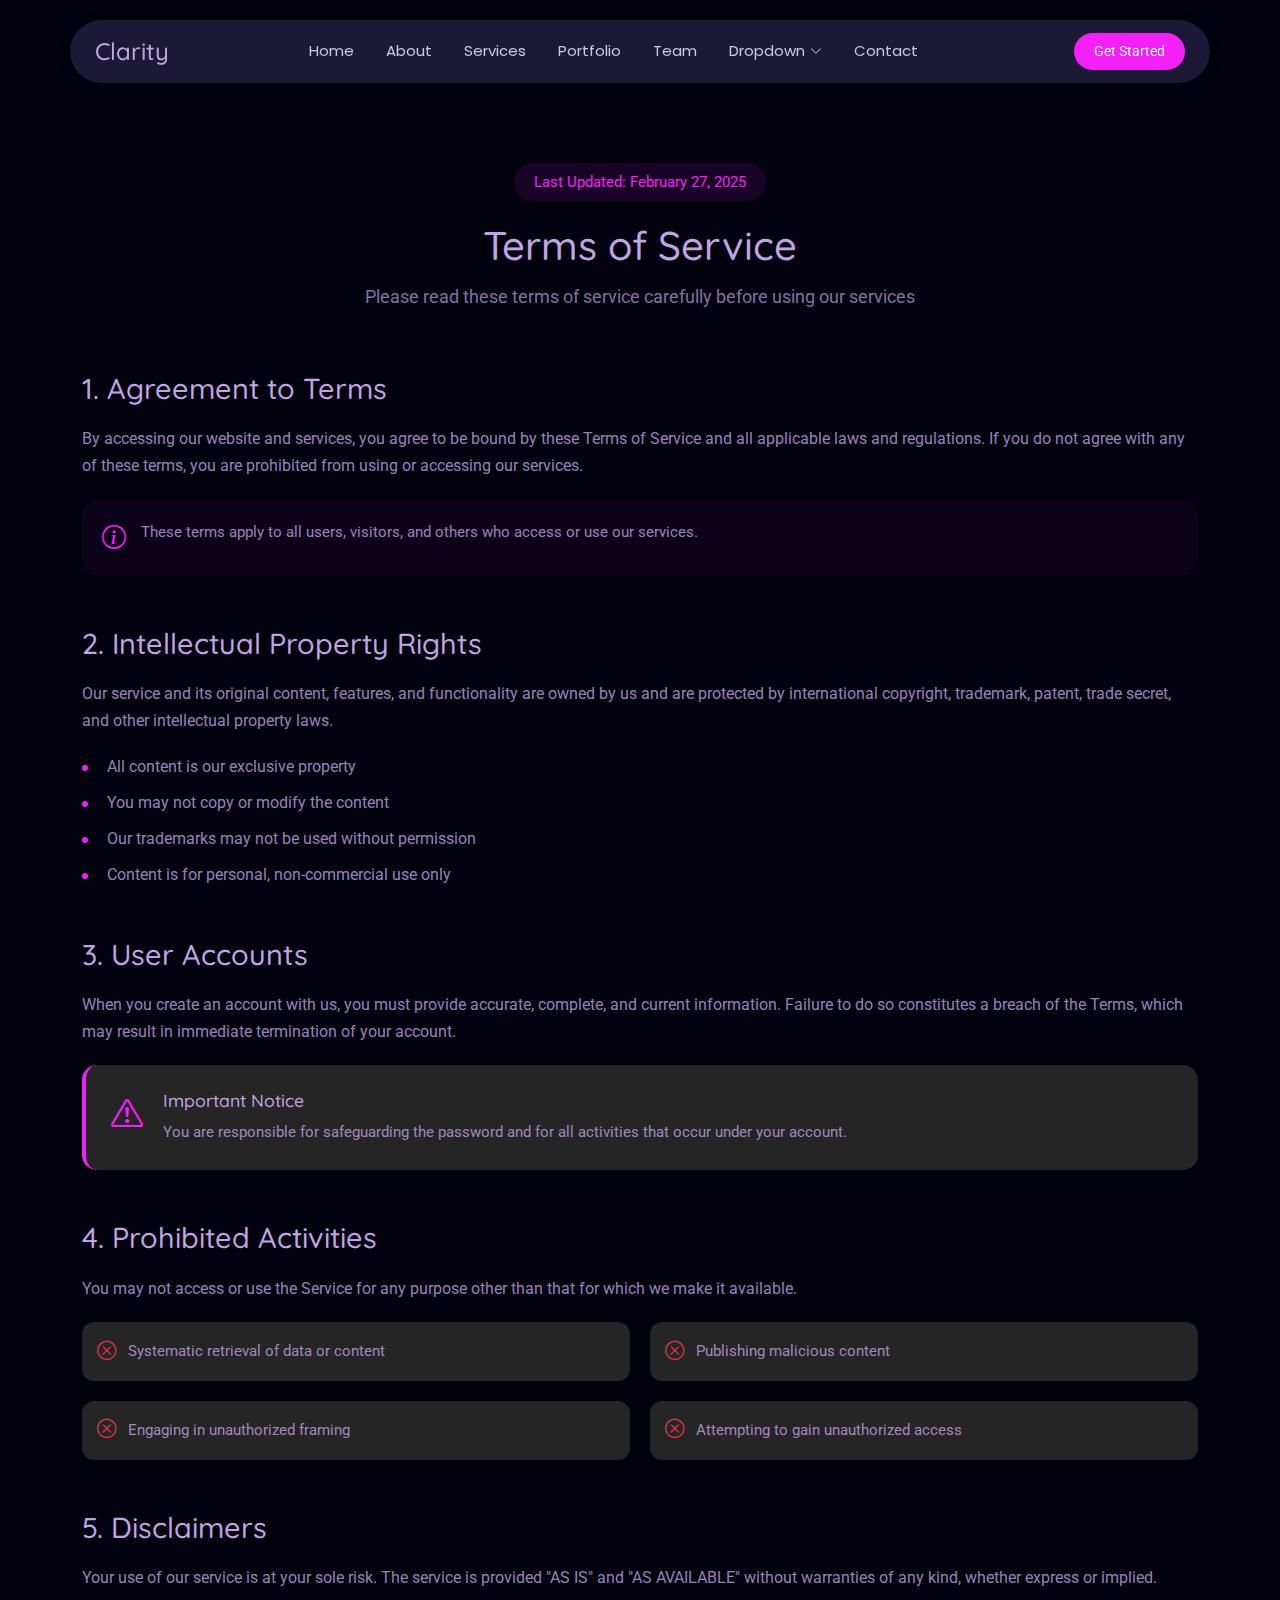
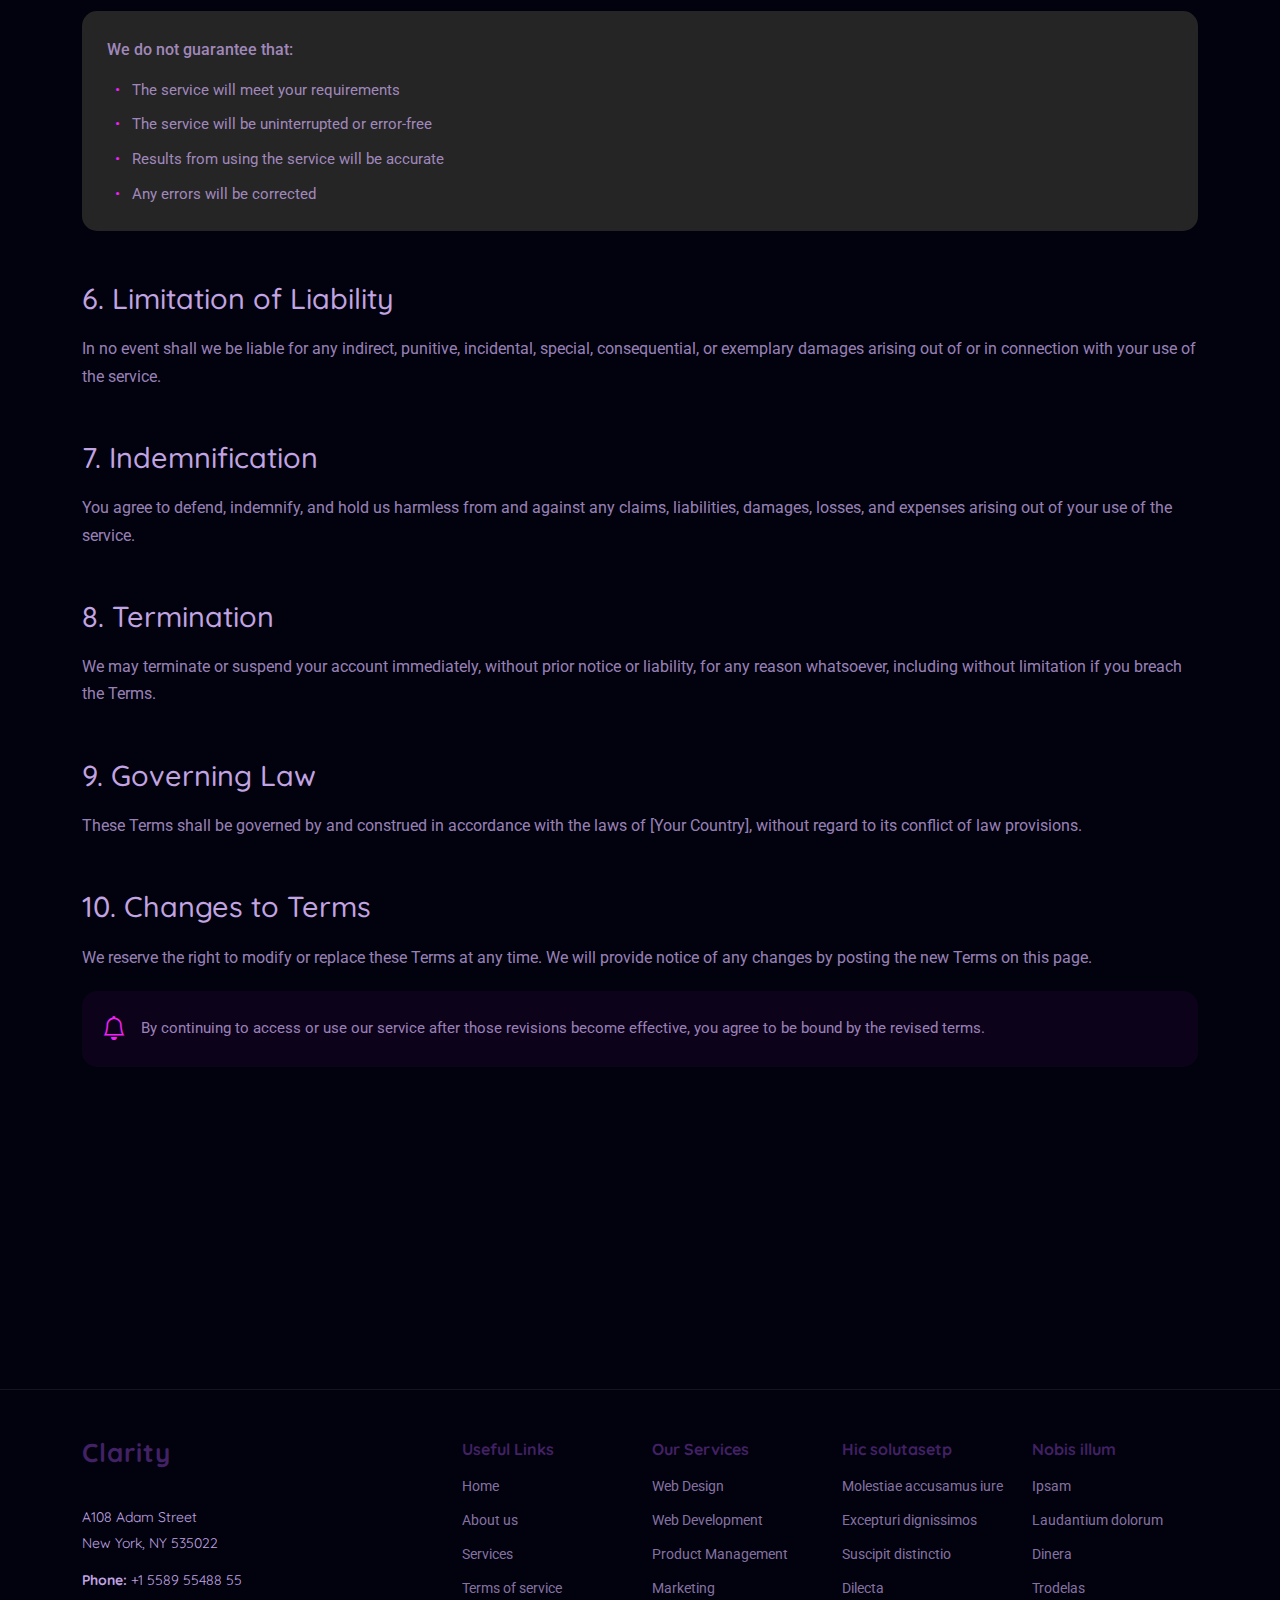
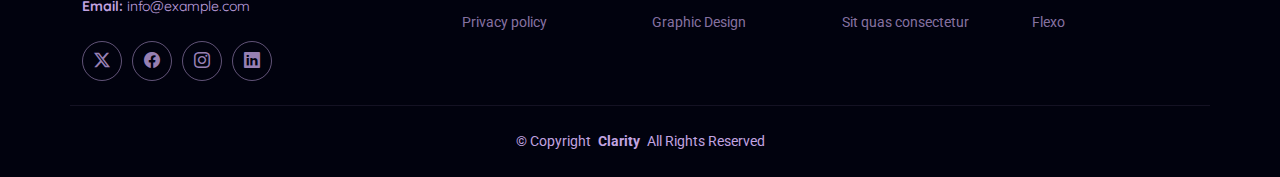
<file: terms.html>
<!DOCTYPE html>
<html lang="en">

<head>
  <meta charset="utf-8">
  <meta content="width=device-width, initial-scale=1.0" name="viewport">
  <title>Terms - Kattatonia</title>
  <meta name="description" content="">
  <meta name="keywords" content="">

  <!-- Favicons -->
  <link href="assets/img/favicon.png" rel="icon">
  <link href="assets/img/apple-touch-icon.png" rel="apple-touch-icon">

  <!-- Fonts -->
  <link href="https://fonts.googleapis.com" rel="preconnect">
  <link href="https://fonts.gstatic.com" rel="preconnect" crossorigin>
  <link href="https://fonts.googleapis.com/css2?family=Roboto:ital,wght@0,100;0,300;0,400;0,500;0,700;0,900;1,100;1,300;1,400;1,500;1,700;1,900&family=Poppins:ital,wght@0,100;0,200;0,300;0,400;0,500;0,600;0,700;0,800;0,900;1,100;1,200;1,300;1,400;1,500;1,600;1,700;1,800;1,900&family=Quicksand:wght@300;400;500;600;700&display=swap" rel="stylesheet">

  <!-- Vendor CSS Files -->
  <link href="assets/vendor/bootstrap/css/bootstrap.min.css" rel="stylesheet">
  <link href="assets/vendor/bootstrap-icons/bootstrap-icons.css" rel="stylesheet">
  <link href="assets/vendor/aos/aos.css" rel="stylesheet">
  <link href="assets/vendor/swiper/swiper-bundle.min.css" rel="stylesheet">
  <link href="assets/vendor/glightbox/css/glightbox.min.css" rel="stylesheet">

  <!-- Main CSS File -->
  <link href="assets/css/main.css" rel="stylesheet">

</head>

<body class="terms-page">

  <header id="header" class="header d-flex align-items-center sticky-top">
    <div class="header-container container-fluid container-xl position-relative d-flex align-items-center justify-content-between">

      <a href="index.html" class="logo d-flex align-items-center me-auto me-xl-0">
        <!-- Uncomment the line below if you also wish to use an image logo -->
        <!-- <img src="assets/img/logo.webp" alt=""> -->
        <h1 class="sitename">Clarity</h1>
      </a>

      <nav id="navmenu" class="navmenu">
        <ul>
          <li><a href="#hero">Home</a></li>
          <li><a href="#about">About</a></li>
          <li><a href="#services">Services</a></li>
          <li><a href="#portfolio">Portfolio</a></li>
          <li><a href="#team">Team</a></li>
          <li class="dropdown"><a href="#"><span>Dropdown</span> <i class="bi bi-chevron-down toggle-dropdown"></i></a>
            <ul>
              <li><a href="#">Dropdown 1</a></li>
              <li class="dropdown"><a href="#"><span>Deep Dropdown</span> <i class="bi bi-chevron-down toggle-dropdown"></i></a>
                <ul>
                  <li><a href="#">Deep Dropdown 1</a></li>
                  <li><a href="#">Deep Dropdown 2</a></li>
                  <li><a href="#">Deep Dropdown 3</a></li>
                  <li><a href="#">Deep Dropdown 4</a></li>
                  <li><a href="#">Deep Dropdown 5</a></li>
                </ul>
              </li>
              <li><a href="#">Dropdown 2</a></li>
              <li><a href="#">Dropdown 3</a></li>
              <li><a href="#">Dropdown 4</a></li>
            </ul>
          </li>
          <li><a href="#contact">Contact</a></li>
        </ul>
        <i class="mobile-nav-toggle d-xl-none bi bi-list"></i>
      </nav>

      <a class="btn-getstarted" href="#about">Get Started</a>

    </div>
  </header>

  <main class="main">

    <!-- Terms Of Service Section -->
    <section id="terms-of-service" class="terms-of-service section">

      <div class="container" data-aos="fade-up">
        <!-- Page Header -->
        <div class="tos-header text-center" data-aos="fade-up">
          <span class="last-updated">Last Updated: February 27, 2025</span>
          <h2>Terms of Service</h2>
          <p>Please read these terms of service carefully before using our services</p>
        </div>

        <!-- Content -->
        <div class="tos-content" data-aos="fade-up" data-aos-delay="200">
          <!-- Agreement Section -->
          <div id="agreement" class="content-section">
            <h3>1. Agreement to Terms</h3>
            <p>By accessing our website and services, you agree to be bound by these Terms of Service and all applicable laws and regulations. If you do not agree with any of these terms, you are prohibited from using or accessing our services.</p>
            <div class="info-box">
              <i class="bi bi-info-circle"></i>
              <p>These terms apply to all users, visitors, and others who access or use our services.</p>
            </div>
          </div>

          <!-- Intellectual Property -->
          <div id="intellectual-property" class="content-section">
            <h3>2. Intellectual Property Rights</h3>
            <p>Our service and its original content, features, and functionality are owned by us and are protected by international copyright, trademark, patent, trade secret, and other intellectual property laws.</p>
            <ul class="list-items">
              <li>All content is our exclusive property</li>
              <li>You may not copy or modify the content</li>
              <li>Our trademarks may not be used without permission</li>
              <li>Content is for personal, non-commercial use only</li>
            </ul>
          </div>

          <!-- User Accounts -->
          <div id="user-accounts" class="content-section">
            <h3>3. User Accounts</h3>
            <p>When you create an account with us, you must provide accurate, complete, and current information. Failure to do so constitutes a breach of the Terms, which may result in immediate termination of your account.</p>
            <div class="alert-box">
              <i class="bi bi-exclamation-triangle"></i>
              <div class="alert-content">
                <h5>Important Notice</h5>
                <p>You are responsible for safeguarding the password and for all activities that occur under your account.</p>
              </div>
            </div>
          </div>

          <!-- Prohibited Activities -->
          <div id="prohibited" class="content-section">
            <h3>4. Prohibited Activities</h3>
            <p>You may not access or use the Service for any purpose other than that for which we make it available.</p>
            <div class="prohibited-list">
              <div class="prohibited-item">
                <i class="bi bi-x-circle"></i>
                <span>Systematic retrieval of data or content</span>
              </div>
              <div class="prohibited-item">
                <i class="bi bi-x-circle"></i>
                <span>Publishing malicious content</span>
              </div>
              <div class="prohibited-item">
                <i class="bi bi-x-circle"></i>
                <span>Engaging in unauthorized framing</span>
              </div>
              <div class="prohibited-item">
                <i class="bi bi-x-circle"></i>
                <span>Attempting to gain unauthorized access</span>
              </div>
            </div>
          </div>

          <!-- Disclaimers -->
          <div id="disclaimer" class="content-section">
            <h3>5. Disclaimers</h3>
            <p>Your use of our service is at your sole risk. The service is provided "AS IS" and "AS AVAILABLE" without warranties of any kind, whether express or implied.</p>
            <div class="disclaimer-box">
              <p>We do not guarantee that:</p>
              <ul>
                <li>The service will meet your requirements</li>
                <li>The service will be uninterrupted or error-free</li>
                <li>Results from using the service will be accurate</li>
                <li>Any errors will be corrected</li>
              </ul>
            </div>
          </div>

          <!-- Limitation of Liability -->
          <div id="limitation" class="content-section">
            <h3>6. Limitation of Liability</h3>
            <p>In no event shall we be liable for any indirect, punitive, incidental, special, consequential, or exemplary damages arising out of or in connection with your use of the service.</p>
          </div>

          <!-- Indemnification -->
          <div id="indemnification" class="content-section">
            <h3>7. Indemnification</h3>
            <p>You agree to defend, indemnify, and hold us harmless from and against any claims, liabilities, damages, losses, and expenses arising out of your use of the service.</p>
          </div>

          <!-- Termination -->
          <div id="termination" class="content-section">
            <h3>8. Termination</h3>
            <p>We may terminate or suspend your account immediately, without prior notice or liability, for any reason whatsoever, including without limitation if you breach the Terms.</p>
          </div>

          <!-- Governing Law -->
          <div id="governing-law" class="content-section">
            <h3>9. Governing Law</h3>
            <p>These Terms shall be governed by and construed in accordance with the laws of [Your Country], without regard to its conflict of law provisions.</p>
          </div>

          <!-- Changes -->
          <div id="changes" class="content-section">
            <h3>10. Changes to Terms</h3>
            <p>We reserve the right to modify or replace these Terms at any time. We will provide notice of any changes by posting the new Terms on this page.</p>
            <div class="notice-box">
              <i class="bi bi-bell"></i>
              <p>By continuing to access or use our service after those revisions become effective, you agree to be bound by the revised terms.</p>
            </div>
          </div>
        </div>

        <!-- Contact Section -->
        <div class="tos-contact" data-aos="fade-up" data-aos-delay="300">
          <div class="contact-box">
            <div class="contact-icon">
              <i class="bi bi-envelope"></i>
            </div>
            <div class="contact-content">
              <h4>Questions About Terms?</h4>
              <p>If you have any questions about these Terms, please contact us.</p>
              <a href="#" class="contact-link">Contact Support</a>
            </div>
          </div>
        </div>
      </div>

    </section><!-- /Terms Of Service Section -->

  </main>

  <footer id="footer" class="footer position-relative dark-background">

    <div class="container footer-top">
      <div class="row gy-4">
        <div class="col-lg-4 col-md-6 footer-about">
          <a href="index.html" class="logo d-flex align-items-center">
            <span class="sitename">Clarity</span>
          </a>
          <div class="footer-contact pt-3">
            <p>A108 Adam Street</p>
            <p>New York, NY 535022</p>
            <p class="mt-3"><strong>Phone:</strong> <span>+1 5589 55488 55</span></p>
            <p><strong>Email:</strong> <span>info@example.com</span></p>
          </div>
          <div class="social-links d-flex mt-4">
            <a href=""><i class="bi bi-twitter-x"></i></a>
            <a href=""><i class="bi bi-facebook"></i></a>
            <a href=""><i class="bi bi-instagram"></i></a>
            <a href=""><i class="bi bi-linkedin"></i></a>
          </div>
        </div>

        <div class="col-lg-2 col-md-3 footer-links">
          <h4>Useful Links</h4>
          <ul>
            <li><a href="#">Home</a></li>
            <li><a href="#">About us</a></li>
            <li><a href="#">Services</a></li>
            <li><a href="#">Terms of service</a></li>
            <li><a href="#">Privacy policy</a></li>
          </ul>
        </div>

        <div class="col-lg-2 col-md-3 footer-links">
          <h4>Our Services</h4>
          <ul>
            <li><a href="#">Web Design</a></li>
            <li><a href="#">Web Development</a></li>
            <li><a href="#">Product Management</a></li>
            <li><a href="#">Marketing</a></li>
            <li><a href="#">Graphic Design</a></li>
          </ul>
        </div>

        <div class="col-lg-2 col-md-3 footer-links">
          <h4>Hic solutasetp</h4>
          <ul>
            <li><a href="#">Molestiae accusamus iure</a></li>
            <li><a href="#">Excepturi dignissimos</a></li>
            <li><a href="#">Suscipit distinctio</a></li>
            <li><a href="#">Dilecta</a></li>
            <li><a href="#">Sit quas consectetur</a></li>
          </ul>
        </div>

        <div class="col-lg-2 col-md-3 footer-links">
          <h4>Nobis illum</h4>
          <ul>
            <li><a href="#">Ipsam</a></li>
            <li><a href="#">Laudantium dolorum</a></li>
            <li><a href="#">Dinera</a></li>
            <li><a href="#">Trodelas</a></li>
            <li><a href="#">Flexo</a></li>
          </ul>
        </div>

      </div>
    </div>

    <div class="container copyright text-center mt-4">
      <p>© <span>Copyright</span> <strong class="px-1 sitename">Clarity</strong> <span>All Rights Reserved</span></p>

    </div>

  </footer>

  <!-- Scroll Top -->
  <a href="#" id="scroll-top" class="scroll-top d-flex align-items-center justify-content-center"><i class="bi bi-arrow-up-short"></i></a>

  <!-- Preloader -->
  <div id="preloader"></div>

  <!-- Vendor JS Files -->
  <script src="assets/vendor/bootstrap/js/bootstrap.bundle.min.js"></script>
  <script src="assets/vendor/php-email-form/validate.js"></script>
  <script src="assets/vendor/aos/aos.js"></script>
  <script src="assets/vendor/purecounter/purecounter_vanilla.js"></script>
  <script src="assets/vendor/swiper/swiper-bundle.min.js"></script>
  <script src="assets/vendor/glightbox/js/glightbox.min.js"></script>

  <!-- Main JS File -->
  <script src="assets/js/main.js"></script>

</body>

</html>
</file>
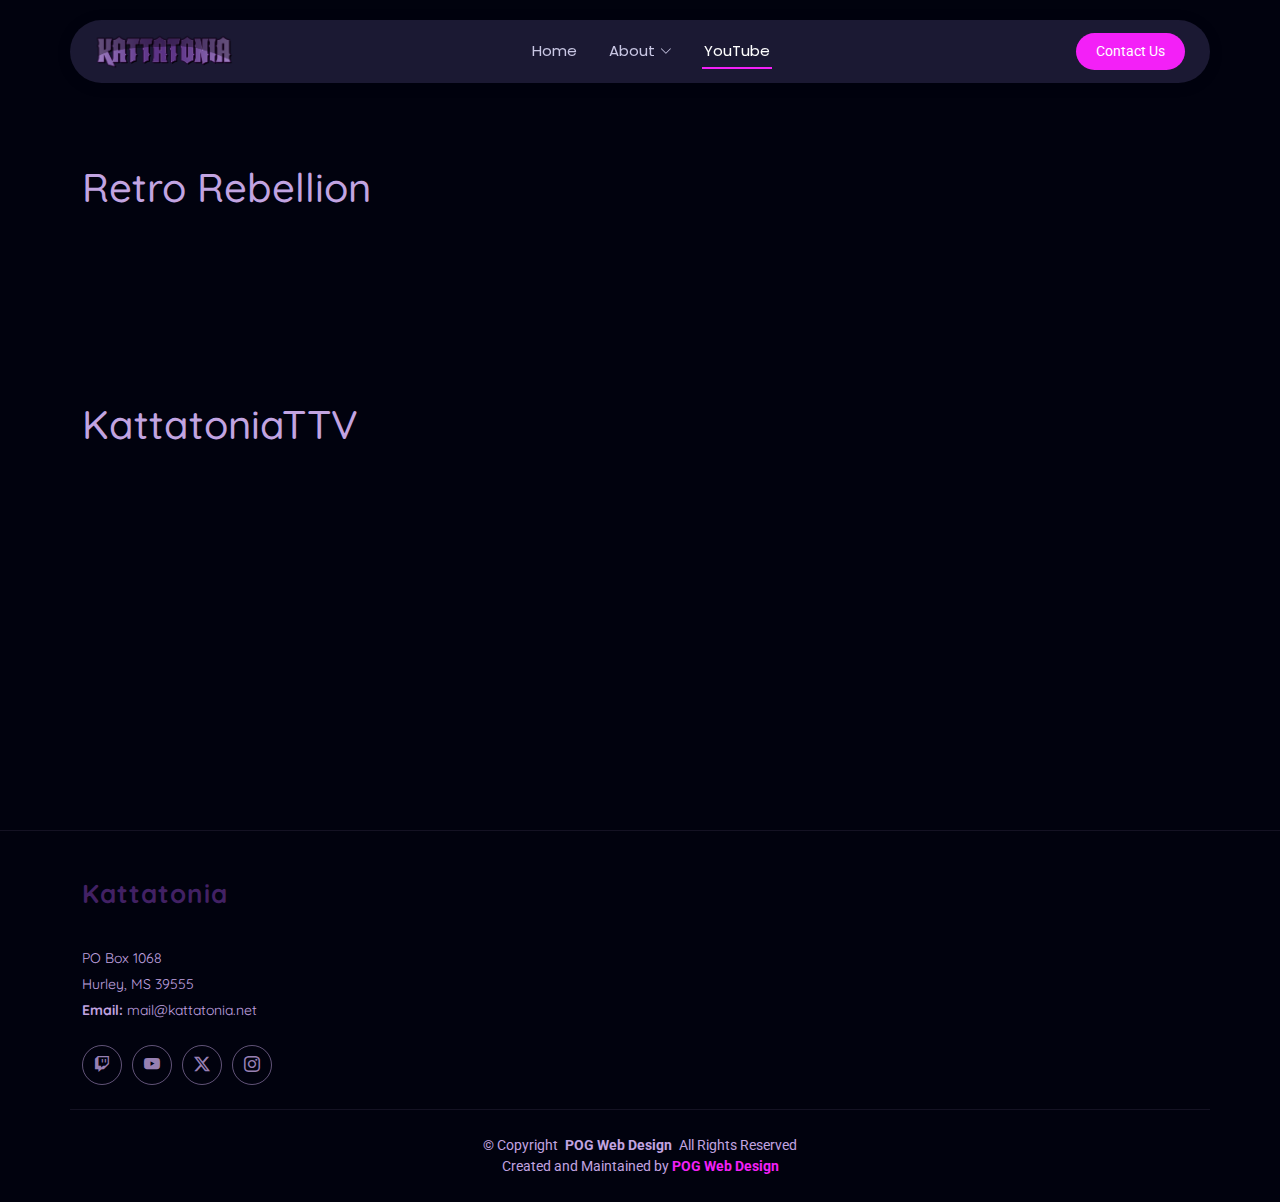
<file: youtube.html>
<!DOCTYPE html>
<html lang="en">

<head>
  <meta charset="utf-8">
  <meta content="width=device-width, initial-scale=1.0" name="viewport">
  <title>Kattatonia YouTube Channels</title>
  <meta name="description" content="">
  <meta name="keywords" content="">

  <!-- Favicons -->
  <link href="assets/img/favicon.png" rel="icon">
  <link href="assets/img/apple-touch-icon.png" rel="apple-touch-icon">

  <!-- Fonts -->
  <link href="https://fonts.googleapis.com" rel="preconnect">
  <link href="https://fonts.gstatic.com" rel="preconnect" crossorigin>
  <link href="https://fonts.googleapis.com/css2?family=Roboto:ital,wght@0,100;0,300;0,400;0,500;0,700;0,900;1,100;1,300;1,400;1,500;1,700;1,900&family=Poppins:ital,wght@0,100;0,200;0,300;0,400;0,500;0,600;0,700;0,800;0,900;1,100;1,200;1,300;1,400;1,500;1,600;1,700;1,800;1,900&family=Quicksand:wght@300;400;500;600;700&display=swap" rel="stylesheet">

  <!-- Vendor CSS Files -->
  <link href="assets/vendor/bootstrap/css/bootstrap.min.css" rel="stylesheet">
  <link href="assets/vendor/bootstrap-icons/bootstrap-icons.css" rel="stylesheet">
  <link href="assets/vendor/aos/aos.css" rel="stylesheet">
  <link href="assets/vendor/swiper/swiper-bundle.min.css" rel="stylesheet">
  <link href="assets/vendor/glightbox/css/glightbox.min.css" rel="stylesheet">

  <!-- Main CSS File -->
  <link href="assets/css/main.css" rel="stylesheet">

</head>

<body class="index-page">

  <header id="header" class="header d-flex align-items-center sticky-top">
    <div class="header-container container-fluid container-xl position-relative d-flex align-items-center justify-content-between">

      <a href="index.html" class="logo d-flex align-items-center me-auto me-xl-0">
        <img src="assets/img/logo.webp" alt="">
      </a>

      <nav id="navmenu" class="navmenu">
        <ul>
          <li><a href="index.html">Home</a></li>
          <li class="dropdown"><a href="#"><span>About</span> <i class="bi bi-chevron-down toggle-dropdown"></i></a>
            <ul>
              <li><a href="about-katt.html">About Kattatonia</a></li>
              <li><a href="about-kris.html">About Kris</a></li>
            </ul>
          </li>
          <li><a href="youtube.html" class="active">YouTube</a></li>
        </ul>
        <i class="mobile-nav-toggle d-xl-none bi bi-list"></i>
      </nav>
      <a class="btn-getstarted" href="mailto:mail@kattatonia.net">Contact Us</a>
    </div>
  </header>

  <main class="main">

    <!-- Video Section -->
    <section id="video" class="video section">
      <div class="container youtube-bg-elements" data-aos="fade-up">
        <div class="row">
          <h1>Retro Rebellion</h1>
          <div class="g3 col-md-3 mx-auto col-sm-3 col-sm-3">
            <iframe
              src="https://www.youtube.com/embed/9qgxvmdd3TI"
              title="The Threat to Emulators NO-ONE Saw Coming!"
              frameborder="0"
              allow="accelerometer; autoplay; clipboard-write; encrypted-media; gyroscope; picture-in-picture; web-share"
              class="video"></iframe>
          </div>
          <div class="g3 col-md-3 mx-auto col-sm-3 col-sm-3">
            <iframe
              src="https://www.youtube.com/embed/NJbFhFZaUbs"
              title="SEGA has become a villain..."
              frameborder="0"
              allow="accelerometer; autoplay; clipboard-write; encrypted-media; gyroscope; picture-in-picture; web-share"
              class="video"></iframe>
          </div>
          <div class="g3 col-md-3 mx-auto col-sm-3 col-sm-3">
            <iframe
              src="https://www.youtube.com/embed/RRyju70xzWc"
              title="The Hidden Battle to Save Gaming History"
              frameborder="0"
              allow="accelerometer; autoplay; clipboard-write; encrypted-media; gyroscope; picture-in-picture; web-share"
              class="video"></iframe>
          </div>
          <div class="g3 col-md-3 mx-auto col-sm-3 col-sm-3">
            <iframe
              src="https://www.youtube.com/embed/bLvJDzAK0_k"
              title="Streets of Rage 2 - Sega OUTDONE by Modders!"
              frameborder="0"
              allow="accelerometer; autoplay; clipboard-write; encrypted-media; gyroscope; picture-in-picture; web-share"
              class="video"></iframe>
          </div>
        </div>
      </div>
      <br>
      <div class="container youtube-bg-elements" data-aos="fade-up">
        <div class="row">
          <h1>KattatoniaTTV</h1>
          <div class="g3 col mx-auto">
            <iframe
              src="https://www.youtube.com/embed/APVhhiHae2o"
              title="Tending our Chickens & Garden!"
              frameborder="0"
              allow="accelerometer; autoplay; clipboard-write; encrypted-media; gyroscope; picture-in-picture; web-share"
              class="video"></iframe>
          </div>
          <div class="g3 col mx-auto">
            <iframe
              src="https://www.youtube.com/embed/iQbihmv2Siw"
              title="The Elder Scrolls Online - Black Gem Foundry - Boss Mechanics!"
              frameborder="0"
              allow="accelerometer; autoplay; clipboard-write; encrypted-media; gyroscope; picture-in-picture; web-share"
              class="video"></iframe>
          </div>
          <div class="g3 col mx-auto">
            <iframe
              src="https://www.youtube.com/embed/8VOJHd9SvV8"
              title="We made a Garden Bed from a BOAT!"
              frameborder="0"
              allow="accelerometer; autoplay; clipboard-write; encrypted-media; gyroscope; picture-in-picture; web-share"
              class="video"></iframe>
          </div>
          <div class="g3 col mx-auto">
            <iframe
              src="https://www.youtube.com/embed/qQXexOOWv4g"
              title="The Elder Scrolls Online - Naj Caldeesh - Boss Mechanics!"
              frameborder="0"
              allow="accelerometer; autoplay; clipboard-write; encrypted-media; gyroscope; picture-in-picture; web-share"
              class="video"></iframe>
          </div>
        </div>
      </div>

      <div class="youtube-bg-elements">
        <div class="bg-shape shape-1"></div>
        <div class="bg-shape shape-3"></div>
        <div class="bg-particles"></div>
      </div>

    </section><!-- /Video Section -->
  </main>

  <footer id="footer" class="footer position-relative dark-background">

    <div class="container footer-top">
      <div class="row gy-4">
        <div class=" footer-about">
          <a href="index.html" class="logo d-flex align-items-center">
            <span class="sitename">Kattatonia</span>
          </a>
          <div class="footer-contact pt-3">
            <p>PO Box 1068</p>
            <p>Hurley, MS 39555</p>
            <p><strong>Email:</strong> <span>mail@kattatonia.net</span></p>
          </div>
          <div class="social-links d-flex mt-4">
            <a href="https://twitch.tv/kattatonia" target="_blank"><i class="bi bi-twitch"></i></a>
            <a href="https://www.youtube.com/channel/UCvsiTU13vQtOnVkDiHld_lA" target="_blank"><i class="bi bi-youtube"></i></a>
            <a href="https://x.com/kattatoniattv" target="_blank"><i class="bi bi-twitter-x"></i></a>
            <a href="https://instagram.com/kattatoniattv" target="_blank"><i class="bi bi-instagram"></i></a>
          </div>
        </div>
      </div>
    </div>

    <div class="container copyright text-center mt-4">
      <p>© <span>Copyright</span> <strong class="px-1 sitename">POG Web Design</strong> <span>All Rights Reserved</span></p>
      <p>Created and Maintained by <strong>
        <a href="https://www.pogwebdesign.com" target="_blank">POG Web Design</a></strong>
      </p>
    </div>

  </footer>

  <!-- Scroll Top -->
  <a href="#" id="scroll-top" class="scroll-top d-flex align-items-center justify-content-center"><i class="bi bi-arrow-up-short"></i></a>

  <!-- Preloader -->
  <div id="preloader"></div>

  <!-- Vendor JS Files -->
  <script src="assets/vendor/bootstrap/js/bootstrap.bundle.min.js"></script>
  <script src="assets/vendor/php-email-form/validate.js"></script>
  <script src="assets/vendor/aos/aos.js"></script>
  <script src="assets/vendor/purecounter/purecounter_vanilla.js"></script>
  <script src="assets/vendor/swiper/swiper-bundle.min.js"></script>
  <script src="assets/vendor/glightbox/js/glightbox.min.js"></script>

  <!-- Main JS File -->
  <script src="assets/js/main.js"></script>

</body>

</html>
</file>
<file: assets/css/main.css>
@charset "UTF-8";

/*--------------------------------------------------------------
# Font & Color Variables
# Help: https://bootstrapmade.com/color-system/
--------------------------------------------------------------*/
/* Fonts */
:root {
  --default-font: "Roboto",  system-ui, -apple-system, "Segoe UI", Roboto, "Helvetica Neue", Arial, "Noto Sans", "Liberation Sans", sans-serif, "Apple Color Emoji", "Segoe UI Emoji", "Segoe UI Symbol", "Noto Color Emoji";
  --heading-font: "Quicksand",  sans-serif;
  --nav-font: "Poppins",  sans-serif;
}

/* Global Colors - The following color variables are used throughout the website. Updating them here will change the color scheme of the entire website */
:root { 
  --background-color: #01020e; /* Background color for the entire website, including individual sections */
  --default-color: #c2a4e1; /* Default color used for the majority of the text content across the entire website */
  --heading-color: #c2a4e1; /* Color for headings, subheadings and title throughout the website */
  --accent-color: #f320f7; /* Accent color that represents your brand on the website. It's used for buttons, links, and other elements that need to stand out */
  --surface-color: #252525; /* The surface color is used as a background of boxed elements within sections, such as cards, icon boxes, or other elements that require a visual separation from the global background. */
  --contrast-color: #ffffff; /* Contrast color for text, ensuring readability against backgrounds of accent, heading, or default colors. */
}

/* Nav Menu Colors - The following color variables are used specifically for the navigation menu. They are separate from the global colors to allow for more customization options */
:root {
  --nav-color: #c8c6e3;  /* The default color of the main navmenu links */
  --nav-hover-color: #ffffff; /* Applied to main navmenu links when they are hovered over or active */
  --nav-mobile-background-color: #03051f; /* Used as the background color for mobile navigation menu */
  --nav-dropdown-background-color: #1f2240; /* Used as the background color for dropdown items that appear when hovering over primary navigation items */
  --nav-dropdown-color: #c8c6e3; /* Used for navigation links of the dropdown items in the navigation menu. */
  --nav-dropdown-hover-color: #ffffff; /* Similar to --nav-hover-color, this color is applied to dropdown navigation links when they are hovered over. */
}

/* Color Presets - These classes override global colors when applied to any section or element, providing reuse of the sam color scheme. */

.light-background {
  --background-color: #0c114a;
  --surface-color: #131b76;
}

.dark-background {
  --background-color: #01020e;
  --default-color: #c2a4e1;
  --heading-color: #422164;
  --accent-color: #f320f7;
  --surface-color: #252525;
  --contrast-color: #ffffff;
}

/* Smooth scroll */
:root {
  scroll-behavior: smooth;
}

/*--------------------------------------------------------------
# General Styling & Shared Classes
--------------------------------------------------------------*/
body {
  color: var(--default-color);
  background-color: var(--background-color);
  font-family: var(--default-font);
}

a {
  color: var(--accent-color);
  text-decoration: none;
  transition: 0.3s;
}

a:hover {
  color: color-mix(in srgb, var(--accent-color), transparent 25%);
  text-decoration: none;
}

h1,
h2,
h3,
h4,
h5,
h6 {
  color: var(--heading-color);
  font-family: var(--heading-font);
}

/* PHP Email Form Messages
------------------------------*/
.php-email-form .error-message {
  display: none;
  background: #df1529;
  color: #ffffff;
  text-align: left;
  padding: 15px;
  margin-bottom: 24px;
  font-weight: 600;
}

.php-email-form .sent-message {
  display: none;
  color: #ffffff;
  background: #059652;
  text-align: center;
  padding: 15px;
  margin-bottom: 24px;
  font-weight: 600;
}

.php-email-form .loading {
  display: none;
  background: var(--surface-color);
  text-align: center;
  padding: 15px;
  margin-bottom: 24px;
}

.php-email-form .loading:before {
  content: "";
  display: inline-block;
  border-radius: 50%;
  width: 24px;
  height: 24px;
  margin: 0 10px -6px 0;
  border: 3px solid var(--accent-color);
  border-top-color: var(--surface-color);
  animation: php-email-form-loading 1s linear infinite;
}

@keyframes php-email-form-loading {
  0% {
    transform: rotate(0deg);
  }

  100% {
    transform: rotate(360deg);
  }
}

/*--------------------------------------------------------------
# Global Header
--------------------------------------------------------------*/
.header {
  --background-color: rgba(255, 255, 255, 0);
  --surface-color: #1b1933;
  color: var(--default-color);
  background-color: var(--background-color);
  padding: 20px 0;
  transition: all 0.5s;
  z-index: 997;
}

.header .header-container {
  background: var(--surface-color);
  border-radius: 50px;
  padding: 5px 25px;
  box-shadow: 0px 2px 15px rgba(0, 0, 0, 0.1);
}

.header .logo {
  line-height: 1;
}

.header .logo img {
  max-height: 36px;
  margin-right: 8px;
}

.header .logo h1 {
  font-size: 24px;
  margin: 0;
  font-weight: 500;
  color: var(--heading-color);
}

.header .btn-getstarted,
.header .btn-getstarted:focus {
  color: var(--contrast-color);
  background: var(--accent-color);
  font-size: 14px;
  padding: 8px 20px;
  margin: 0 0 0 30px;
  border-radius: 50px;
  transition: 0.3s;
}

.header .btn-getstarted:hover,
.header .btn-getstarted:focus:hover {
  color: var(--contrast-color);
  background: color-mix(in srgb, var(--accent-color), transparent 15%);
}

@media (max-width: 1200px) {
  .header {
    padding-top: 10px;
  }

  .header .header-container {
    margin-left: 10px;
    margin-right: 10px;
    padding: 10px 5px 10px 15px;
  }

  .header .logo {
    order: 1;
  }

  .header .btn-getstarted {
    order: 2;
    margin: 0 10px 0 0;
    padding: 6px 15px;
  }

  .header .navmenu {
    order: 3;
  }
}

/*--------------------------------------------------------------
# Navigation Menu
--------------------------------------------------------------*/
/* Desktop Navigation */
@media (min-width: 1200px) {
  .navmenu {
    padding: 0;
  }

  .navmenu ul {
    margin: 0;
    padding: 0;
    display: flex;
    list-style: none;
    align-items: center;
  }

  .navmenu li {
    position: relative;
  }

  .navmenu>ul>li {
    white-space: nowrap;
    padding: 15px 14px;
  }

  .navmenu>ul>li:last-child {
    padding-right: 0;
  }

  .navmenu a,
  .navmenu a:focus {
    color: var(--nav-color);
    font-size: 15px;
    padding: 0 2px;
    font-family: var(--nav-font);
    font-weight: 400;
    display: flex;
    align-items: center;
    justify-content: space-between;
    white-space: nowrap;
    transition: 0.3s;
    position: relative;
  }

  .navmenu a i,
  .navmenu a:focus i {
    font-size: 12px;
    line-height: 0;
    margin-left: 5px;
    transition: 0.3s;
  }

  .navmenu>ul>li>a:before {
    content: "";
    position: absolute;
    width: 100%;
    height: 2px;
    bottom: -6px;
    left: 0;
    background-color: var(--accent-color);
    visibility: hidden;
    width: 0px;
    transition: all 0.3s ease-in-out 0s;
  }

  .navmenu a:hover:before,
  .navmenu li:hover>a:before,
  .navmenu .active:before {
    visibility: visible;
    width: 100%;
  }

  .navmenu li:hover>a,
  .navmenu .active,
  .navmenu .active:focus {
    color: var(--nav-hover-color);
  }

  .navmenu .dropdown ul {
    margin: 0;
    padding: 10px 0;
    background: var(--nav-dropdown-background-color);
    display: block;
    position: absolute;
    visibility: hidden;
    left: 14px;
    top: 130%;
    opacity: 0;
    transition: 0.3s;
    border-radius: 4px;
    z-index: 99;
    box-shadow: 0px 0px 30px rgba(0, 0, 0, 0.1);
  }

  .navmenu .dropdown ul li {
    min-width: 200px;
  }

  .navmenu .dropdown ul a {
    padding: 10px 20px;
    font-size: 15px;
    text-transform: none;
    color: var(--nav-dropdown-color);
  }

  .navmenu .dropdown ul a i {
    font-size: 12px;
  }

  .navmenu .dropdown ul a:hover,
  .navmenu .dropdown ul .active:hover,
  .navmenu .dropdown ul li:hover>a {
    color: var(--nav-dropdown-hover-color);
  }

  .navmenu .dropdown:hover>ul {
    opacity: 1;
    top: 100%;
    visibility: visible;
  }

  .navmenu .dropdown .dropdown ul {
    top: 0;
    left: -90%;
    visibility: hidden;
  }

  .navmenu .dropdown .dropdown:hover>ul {
    opacity: 1;
    top: 0;
    left: -100%;
    visibility: visible;
  }
}

/* Mobile Navigation */
@media (max-width: 1199px) {
  .mobile-nav-toggle {
    color: var(--nav-color);
    font-size: 28px;
    line-height: 0;
    margin-right: 10px;
    cursor: pointer;
    transition: color 0.3s;
  }

  .navmenu {
    padding: 0;
    z-index: 9997;
  }

  .navmenu ul {
    display: none;
    list-style: none;
    position: absolute;
    inset: 60px 20px 20px 20px;
    padding: 10px 0;
    margin: 0;
    border-radius: 6px;
    background-color: var(--nav-mobile-background-color);
    border: 1px solid color-mix(in srgb, var(--default-color), transparent 90%);
    box-shadow: none;
    overflow-y: auto;
    transition: 0.3s;
    z-index: 9998;
  }

  .navmenu a,
  .navmenu a:focus {
    color: var(--nav-dropdown-color);
    padding: 10px 20px;
    font-family: var(--nav-font);
    font-size: 17px;
    font-weight: 500;
    display: flex;
    align-items: center;
    justify-content: space-between;
    white-space: nowrap;
    transition: 0.3s;
  }

  .navmenu a i,
  .navmenu a:focus i {
    font-size: 12px;
    line-height: 0;
    margin-left: 5px;
    width: 30px;
    height: 30px;
    display: flex;
    align-items: center;
    justify-content: center;
    border-radius: 50%;
    transition: 0.3s;
    background-color: color-mix(in srgb, var(--accent-color), transparent 90%);
  }

  .navmenu a i:hover,
  .navmenu a:focus i:hover {
    background-color: var(--accent-color);
    color: var(--contrast-color);
  }

  .navmenu a:hover,
  .navmenu .active,
  .navmenu .active:focus {
    color: var(--nav-dropdown-hover-color);
  }

  .navmenu .active i,
  .navmenu .active:focus i {
    background-color: var(--accent-color);
    color: var(--contrast-color);
    transform: rotate(180deg);
  }

  .navmenu .dropdown ul {
    position: static;
    display: none;
    z-index: 99;
    padding: 10px 0;
    margin: 10px 20px;
    background-color: var(--nav-dropdown-background-color);
    transition: all 0.5s ease-in-out;
  }

  .navmenu .dropdown ul ul {
    background-color: rgba(33, 37, 41, 0.1);
  }

  .navmenu .dropdown>.dropdown-active {
    display: block;
    background-color: rgba(33, 37, 41, 0.03);
  }

  .mobile-nav-active {
    overflow: hidden;
  }

  .mobile-nav-active .mobile-nav-toggle {
    color: #fff;
    position: absolute;
    font-size: 32px;
    top: 15px;
    right: 15px;
    margin-right: 0;
    z-index: 9999;
  }

  .mobile-nav-active .navmenu {
    position: fixed;
    overflow: hidden;
    inset: 0;
    background: rgba(33, 37, 41, 0.8);
    transition: 0.3s;
  }

  .mobile-nav-active .navmenu>ul {
    display: block;
  }
}

/*--------------------------------------------------------------
# Global Footer
--------------------------------------------------------------*/
.footer {
  color: var(--default-color);
  background-color: var(--background-color);
  font-size: 14px;
  position: relative;
  border-top: 1px solid color-mix(in srgb, var(--default-color), transparent 90%);
}

.footer .footer-top {
  padding-top: 50px;
}

.footer .footer-about .logo {
  line-height: 1;
  margin-bottom: 25px;
}

.footer .footer-about .logo img {
  max-height: 40px;
  margin-right: 6px;
}

.footer .footer-about .logo span {
  color: var(--heading-color);
  font-family: var(--heading-font);
  font-size: 26px;
  font-weight: 700;
  letter-spacing: 1px;
}

.footer .footer-about p {
  font-size: 14px;
  font-family: var(--heading-font);
}

.footer .social-links a {
  display: flex;
  align-items: center;
  justify-content: center;
  width: 40px;
  height: 40px;
  border-radius: 50%;
  border: 1px solid color-mix(in srgb, var(--default-color), transparent 50%);
  font-size: 16px;
  color: color-mix(in srgb, var(--default-color), transparent 20%);
  margin-right: 10px;
  transition: 0.3s;
}

.footer .social-links a:hover {
  color: var(--accent-color);
  border-color: var(--accent-color);
}

.footer h4 {
  font-size: 16px;
  font-weight: bold;
  position: relative;
  padding-bottom: 12px;
}

.footer .footer-links {
  margin-bottom: 30px;
}

.footer .footer-links ul {
  list-style: none;
  padding: 0;
  margin: 0;
}

.footer .footer-links ul i {
  padding-right: 2px;
  font-size: 12px;
  line-height: 0;
}

.footer .footer-links ul li {
  padding: 10px 0;
  display: flex;
  align-items: center;
}

.footer .footer-links ul li:first-child {
  padding-top: 0;
}

.footer .footer-links ul a {
  color: color-mix(in srgb, var(--default-color), transparent 30%);
  display: inline-block;
  line-height: 1;
}

.footer .footer-links ul a:hover {
  color: var(--accent-color);
}

.footer .footer-contact p {
  margin-bottom: 5px;
}

.footer .copyright {
  padding: 25px 0;
  border-top: 1px solid color-mix(in srgb, var(--default-color), transparent 90%);
}

.footer .copyright p {
  margin-bottom: 0;
}

.footer .credits {
  margin-top: 8px;
  font-size: 13px;
}

/*--------------------------------------------------------------
# Preloader
--------------------------------------------------------------*/
#preloader {
  position: fixed;
  inset: 0;
  z-index: 999999;
  overflow: hidden;
  background: var(--background-color);
  transition: all 0.6s ease-out;
}

#preloader:before {
  content: "";
  position: fixed;
  top: calc(50% - 30px);
  left: calc(50% - 30px);
  border: 6px solid #ffffff;
  border-color: var(--accent-color) transparent var(--accent-color) transparent;
  border-radius: 50%;
  width: 60px;
  height: 60px;
  animation: animate-preloader 1.5s linear infinite;
}

@keyframes animate-preloader {
  0% {
    transform: rotate(0deg);
  }

  100% {
    transform: rotate(360deg);
  }
}

/*--------------------------------------------------------------
# Scroll Top Button
--------------------------------------------------------------*/
.scroll-top {
  position: fixed;
  visibility: hidden;
  opacity: 0;
  right: 15px;
  bottom: -15px;
  z-index: 99999;
  background-color: var(--accent-color);
  width: 44px;
  height: 44px;
  border-radius: 50px;
  transition: all 0.4s;
}

.scroll-top i {
  font-size: 24px;
  color: var(--contrast-color);
  line-height: 0;
}

.scroll-top:hover {
  background-color: color-mix(in srgb, var(--accent-color), transparent 20%);
  color: var(--contrast-color);
}

.scroll-top.active {
  visibility: visible;
  opacity: 1;
  bottom: 15px;
}

/*--------------------------------------------------------------
# Disable aos animation delay on mobile devices
--------------------------------------------------------------*/
@media screen and (max-width: 768px) {
  [data-aos-delay] {
    transition-delay: 0 !important;
  }
}

/*--------------------------------------------------------------
# Global Page Titles & Breadcrumbs
--------------------------------------------------------------*/
.page-title {
  text-align: center;
  padding: 20px 0;
}

.page-title .breadcrumbs {
  margin-bottom: 1.5rem;
}

.page-title .breadcrumbs .breadcrumb {
  justify-content: center;
  margin: 0;
  padding: 0;
  background: none;
}

.page-title .breadcrumbs .breadcrumb .breadcrumb-item {
  font-size: 0.9rem;
  color: color-mix(in srgb, var(--default-color), transparent 30%);
}

.page-title .breadcrumbs .breadcrumb .breadcrumb-item.active {
  color: var(--accent-color);
}

.page-title .breadcrumbs .breadcrumb .breadcrumb-item a {
  color: inherit;
  text-decoration: none;
  transition: color 0.3s ease;
}

.page-title .breadcrumbs .breadcrumb .breadcrumb-item a:hover {
  color: var(--accent-color);
}

.page-title .breadcrumbs .breadcrumb .breadcrumb-item a i {
  font-size: 0.9rem;
  margin-right: 0.2rem;
}

.page-title .breadcrumbs .breadcrumb .breadcrumb-item+.breadcrumb-item::before {
  color: color-mix(in srgb, var(--default-color), transparent 50%);
}

.page-title .title-wrapper {
  max-width: 800px;
  margin: 0 auto;
  padding: 1rem 0;
}

.page-title .title-wrapper h1 {
  font-size: 2.5rem;
  margin-bottom: 1rem;
  font-weight: 700;
  color: var(--heading-color);
}

.page-title .title-wrapper p {
  font-size: 1.1rem;
  color: color-mix(in srgb, var(--default-color), transparent 20%);
  margin: 0;
  line-height: 1.6;
}

@media (max-width: 768px) {
  .page-title .title-wrapper h1 {
    font-size: 2rem;
  }

  .page-title .title-wrapper p {
    font-size: 1rem;
  }
}

@media (max-width: 576px) {
  .page-title .title-wrapper h1 {
    font-size: 1.75rem;
  }
}

/*--------------------------------------------------------------
# Global Sections
--------------------------------------------------------------*/
section,
.section {
  color: var(--default-color);
  background-color: var(--background-color);
  padding: 60px 0;
  scroll-margin-top: 90px;
  overflow: clip;
}

@media (max-width: 1199px) {

  section,
  .section {
    scroll-margin-top: 66px;
  }
}

/*--------------------------------------------------------------
# Global Section Titles
--------------------------------------------------------------*/
.section-title {
  text-align: center;
  padding-bottom: 60px;
  position: relative;
}

.section-title h2 {
  font-size: 32px;
  font-weight: 700;
  margin-bottom: 15px;
}

.section-title p {
  margin-bottom: 0;
}

/*--------------------------------------------------------------
# Hero Section
--------------------------------------------------------------*/
.hero {
  position: relative;
  overflow: hidden;
  background: linear-gradient(135deg, var(--background-color) 0%, color-mix(in srgb, var(--accent-color), transparent 95%) 100%);
  padding: 10px 0;
}

.hero .hero-content h1 {
  font-size: 3.5rem;
  font-weight: 700;
  line-height: 1.2;
  margin-bottom: 1.5rem;
}

@media (max-width: 768px) {
  .hero .hero-content h1 {
    font-size: 2.5rem;
  }
}

.hero .hero-content p {
  font-size: 1.2rem;
  color: color-mix(in srgb, var(--default-color), transparent 20%);
  margin-bottom: 2rem;
  line-height: 1.6;
}

.hero .hero-buttons {
  display: flex;
  gap: 1rem;
  margin-bottom: 3rem;
  flex-wrap: wrap;
}

.hero .hero-buttons .btn {
  padding: 15px 30px;
  font-weight: 600;
  border-radius: 50px;
  text-decoration: none;
  transition: all 0.3s ease;
  font-size: 1rem;
}

.hero .hero-buttons .btn.btn-primary {
  background: var(--accent-color);
  color: var(--contrast-color);
  border: 2px solid var(--accent-color);
}

.hero .hero-buttons .btn.btn-primary:hover {
  background: color-mix(in srgb, var(--accent-color), black 10%);
  border-color: color-mix(in srgb, var(--accent-color), black 10%);
  transform: translateY(-2px);
}

.hero .hero-buttons .btn.btn-outline {
  background: transparent;
  color: var(--accent-color);
  border: 2px solid var(--accent-color);
}

.hero .hero-buttons .btn.btn-outline:hover {
  background: var(--accent-color);
  color: var(--contrast-color);
  transform: translateY(-2px);
}

.hero .hero-stats {
  display: flex;
  gap: 2rem;
  flex-wrap: wrap;
  padding: 1em;
}

.hero .hero-stats .stat-item {
  text-align: center;
}

.hero .hero-stats .stat-item .stat-number {
  display: block;
  font-size: 2rem;
  font-weight: 700;
  color: var(--accent-color);
  line-height: 1;
}

.hero .hero-stats .stat-icon {
  height: 55px;
  width: 55px;
}

.hero .stat-label {
  display: block;
  font-size: 0.9rem;
  color: color-mix(in srgb, var(--default-color), transparent 30%);
  margin-top: 0.5rem;
}

@media (max-width: 768px) {
  .hero .hero-stats {
    justify-content: center;
    gap: 1.5rem;
  }
}

.hero .hero-visual {
  position: relative;
}

.hero .hero-visual .hero-image {
  position: relative;
  z-index: 2;
}

.hero .hero-visual .hero-image img {
  border-radius: 20px;
}

.hero .hero-bg-elements {
  position: absolute;
  top: 0;
  left: 0;
  right: 0;
  bottom: 0;
  z-index: 1;
  pointer-events: none;
}

.hero .hero-bg-elements .bg-shape {
  position: absolute;
  border-radius: 50%;
  background: linear-gradient(135deg, color-mix(in srgb, var(--accent-color), transparent 90%), color-mix(in srgb, var(--accent-color), transparent 95%));
}

.hero .hero-bg-elements .bg-shape.shape-1 {
  width: 300px;
  height: 300px;
  top: -150px;
  right: -150px;
  animation: rotate 20s linear infinite;
}

.hero .hero-bg-elements .bg-shape.shape-2 {
  width: 200px;
  height: 200px;
  bottom: -100px;
  left: -100px;
  animation: rotate 15s linear infinite reverse;
}

.hero .hero-bg-elements .bg-particles {
  position: absolute;
  top: 0;
  left: 0;
  right: 0;
  bottom: 0;
  background-image: radial-gradient(circle, color-mix(in srgb, var(--accent-color), transparent 85%) 1px, transparent 1px);
  background-size: 50px 50px;
  animation: moveParticles 30s linear infinite;
}

@keyframes float {

  0%,
  100% {
    transform: translateY(0px);
  }

  50% {
    transform: translateY(-20px);
  }
}

@keyframes rotate {
  from {
    transform: rotate(0deg);
  }

  to {
    transform: rotate(360deg);
  }
}

@keyframes moveParticles {
  0% {
    transform: translate(0, 0);
  }

  100% {
    transform: translate(50px, 50px);
  }
}

@media (max-width: 992px) {
  .hero .hero-content {
    text-align: center;
    margin-bottom: 3rem;
  }
}

@media (max-width: 768px) {
  .hero .hero-buttons {
    justify-content: center;
  }

  .hero .hero-stats .stat-item .stat-number {
    font-size: 1.5rem;
  }
}

/*--------------------------------------------------------------
# About Section
--------------------------------------------------------------*/
/* .about {
  background-image: url('../img/about/about-background.webp');
  background-size: cover;
}

.about .content .subtitle {
  color: var(--accent-color);
  font-weight: 700;
  font-size: 0.875rem;
  text-transform: uppercase;
  margin-bottom: 1rem;
}

.about .content h2 {
  font-size: 2.25rem;
  font-weight: 700;
  margin-bottom: 1rem;
}

.about .content p {
  color: color-mix(in srgb, var(--default-color), transparent 30%);
  margin-bottom: 2rem;
}

.about .content .features-list {
  list-style: none;
  padding: 0;
  margin-bottom: 2.5rem;
}

.about .content .features-list li {
  display: flex;
  align-items: center;
  padding-bottom: 1rem;
  font-weight: 500;
}

.about .content .features-list li i {
  font-size: 1.25rem;
  color: var(--accent-color);
  margin-right: 0.75rem;
}

.about .content .btn-primary {
  /* background-color: var(--accent-color);
  border-color: var(--accent-color); 
  color: var(--contrast-color);
  padding: 0.75rem 2.5rem;
  border-radius: 50px;
  font-weight: 600;
  transition: all 0.3s ease;
}

.about .content .btn-primary:hover {
  background-color: color-mix(in srgb, var(--accent-color), black 10%);
  border-color: color-mix(in srgb, var(--accent-color), black 10%);
  transform: translateY(-2px);
}

.about .image-composition {
  position: relative;
  padding: 2rem;
}

@media (max-width: 768px) {
  .about .image-composition {
    padding: 1rem;
  }
}

.about .image-composition .image-main {
  position: relative;
  z-index: 2;
}

.about .image-composition .image-main img {
  border-radius: 8px;
  box-shadow: 0 15px 40px color-mix(in srgb, var(--default-color), transparent 85%);
  border: 5px solid color-mix(in srgb, var(--default-color), transparent 70%);
}

.about .image-composition .image-secondary {
  position: absolute;
  bottom: 0;
  left: 0;
  width: 45%;
  z-index: 3;
}

.about .image-composition .image-secondary img {
  border-radius: 8px;
  border: 5px solid color-mix(in srgb, var(--default-color), transparent 70%);
  box-shadow: 0 10px 30px color-mix(in srgb, var(--default-color), transparent 80%);
}

.about .image-composition .stats-card {
  position: absolute;
  top: 0;
  right: 0;
  z-index: 4;
  background: var(--surface-color);
  padding: 1.5rem;
  border-radius: 8px;
  box-shadow: 0 10px 30px color-mix(in srgb, var(--default-color), transparent 90%);
  display: flex;
  gap: 2rem;
}

@media (max-width: 576px) {
  .about .image-composition .stats-card {
    padding: 1rem;
    gap: 1rem;
    flex-direction: column;
  }
}

.about .image-composition .stats-card .stats-item {
  text-align: center;
}

.about .image-composition .stats-card .stats-item h3 {
  font-size: 2.5rem;
  font-weight: 700;
  color: var(--accent-color);
  margin: 0;
  line-height: 1;
}

@media (max-width: 992px) {
  .about .image-composition .stats-card .stats-item h3 {
    font-size: 2rem;
  }
}

.about .image-composition .stats-card .stats-item p {
  margin: 0;
  font-size: 0.8rem;
  color: color-mix(in srgb, var(--default-color), transparent 40%);
  font-weight: 500;
  margin-top: 0.5rem;
}

.about .image-composition::before {
  content: "";
  position: absolute;
  top: 50%;
  left: 50%;
  transform: translate(-50%, -50%);
  width: 90%;
  height: 90%;
  background-color: color-mix(in srgb, var(--accent-color), transparent 95%);
  border-radius: 12px;
  z-index: 1;
} */

/*--------------------------------------------------------------
# Services Section
--------------------------------------------------------------*/
.services {
  background-image: url('../img/services/services-background.webp');
  background-size: cover;
}
.services .service-card {
  background: var(--surface-color);
  border-radius: 20px;
  padding: 40px 30px;
  text-align: center;
  position: relative;
  height: 100%;
  box-shadow: 0 10px 30px rgba(0, 0, 0, 0.05);
  border: 1px solid color-mix(in srgb, var(--default-color), transparent 92%);
  transition: all 0.3s ease;
}

.services .service-card:hover {
  transform: translateY(-8px);
  box-shadow: 0 20px 40px rgba(0, 0, 0, 0.1);
  border-color: color-mix(in srgb, var(--accent-color), transparent 70%);
}

.services .service-card:hover .service-icon {
  transform: scale(1.1);
}

.services .service-card:hover .service-link {
  opacity: 1;
  transform: translateY(0);
}

.services .service-icon {
  width: 80px;
  height: 80px;
  margin: 0 auto 25px;
  background: linear-gradient(135deg, var(--accent-color), color-mix(in srgb, var(--accent-color), #8b5cf6 30%));
  border-radius: 20px;
  display: flex;
  align-items: center;
  justify-content: center;
  transition: all 0.3s ease;
}

.services .service-icon i {
  font-size: 36px;
  color: var(--contrast-color);
}

.services .service-badge {
  position: absolute;
  top: -10px;
  right: 20px;
  background: linear-gradient(135deg, #ff6b6b, #ff8e53);
  color: var(--contrast-color);
  padding: 6px 16px;
  border-radius: 20px;
  font-size: 12px;
  font-weight: 600;
  letter-spacing: 0.5px;
  text-transform: uppercase;
  box-shadow: 0 4px 15px rgba(255, 107, 107, 0.3);
}

.services h4 {
  margin-bottom: 15px;
  font-size: 22px;
  font-weight: 700;
}

.services h4 a {
  color: var(--heading-color);
  text-decoration: none;
  transition: color 0.3s ease;
}

.services h4 a:hover {
  color: var(--accent-color);
}

.services p {
  color: color-mix(in srgb, var(--default-color), transparent 30%);
  line-height: 1.6;
  margin-bottom: 25px;
  font-size: 15px;
}

.services .service-link {
  display: inline-flex;
  align-items: center;
  gap: 8px;
  color: var(--accent-color);
  font-weight: 600;
  text-decoration: none;
  opacity: 0.7;
  transform: translateY(5px);
  transition: all 0.3s ease;
  font-size: 14px;
}

.services .service-link i {
  font-size: 16px;
  transition: transform 0.3s ease;
}

.services .service-link:hover {
  color: var(--accent-color);
}

.services .service-link:hover i {
  transform: translateX(4px);
}

.services .services-cta {
  background: linear-gradient(135deg, var(--surface-color), color-mix(in srgb, var(--surface-color), var(--accent-color) 3%));
  border-radius: 24px;
  padding: 50px 40px;
  border: 1px solid color-mix(in srgb, var(--accent-color), transparent 85%);
}

.services .services-cta h3 {
  font-size: 28px;
  font-weight: 700;
  margin-bottom: 15px;
  color: var(--heading-color);
}

.services .services-cta p {
  font-size: 16px;
  color: color-mix(in srgb, var(--default-color), transparent 30%);
  margin-bottom: 30px;
  max-width: 500px;
  margin-left: auto;
  margin-right: auto;
}

.services .services-cta .btn {
  background: linear-gradient(135deg, var(--accent-color), color-mix(in srgb, var(--accent-color), #8b5cf6 30%));
  border: none;
  border-radius: 50px;
  padding: 14px 32px;
  font-weight: 600;
  font-size: 16px;
  color: var(--contrast-color);
  text-decoration: none;
  display: inline-block;
  transition: all 0.3s ease;
  box-shadow: 0 8px 25px rgba(54, 144, 231, 0.3);
}

.services .services-cta .btn:hover {
  transform: translateY(-2px);
  box-shadow: 0 12px 35px rgba(54, 144, 231, 0.4);
  color: var(--contrast-color);
}

@media (max-width: 768px) {
  .services .services-cta {
    padding: 40px 30px;
  }

  .services .services-cta h3 {
    font-size: 24px;
  }

  .services .services-cta p {
    font-size: 15px;
  }
}

@media (max-width: 768px) {
  .services .service-card {
    padding: 30px 25px;
    margin-bottom: 20px;
  }

  .services .service-icon {
    width: 70px;
    height: 70px;
    margin-bottom: 20px;
  }

  .services .service-icon i {
    font-size: 32px;
  }

  .services h4 {
    font-size: 20px;
  }

  .services p {
    font-size: 14px;
  }
}

/*--------------------------------------------------------------
# Why Us Section
--------------------------------------------------------------*/
.why-us {
  padding-top: 60px;
  padding-bottom: 60px;
  background-image: url('../img/why-us/why-us-background.webp');
  flex-wrap: wrap;
  overflow-x: wrap;
  
}

.why-us .container {
  align-items: center;
  margin: auto;
}

.why-us .feature-card {
  padding: 40px 30px;
  border-radius: 20px;
  box-shadow: 0 10px 40px rgba(0, 0, 0, 0.08);
  text-align: center;
  transition: all 0.3s ease;
  height: 100%;
  border: 1px solid color-mix(in srgb, var(--accent-color), transparent 90%);
}

.why-us .feature-card:hover {
  transform: translateY(-10px);
  box-shadow: 0 20px 60px rgba(0, 0, 0, 0.12);
  border-color: color-mix(in srgb, var(--accent-color), transparent 70%);
}

.why-us .feature-card .icon-wrapper {
  border-radius: 20px;
  display: flex;
  align-items: center;
  justify-content: center;
  margin: 0 auto 25px;
  position: relative;
}

.why-us .feature-card .icon-wrapper::before {
  content: "";
  position: absolute;
  width: 100%;
  height: 100%;
  background: inherit;
  border-radius: inherit;
  opacity: 0.3;
  transform: scale(1.2);
  z-index: 0;
}

.why-us .feature-card .icon-wrapper i {
  font-size: 36px;
  color: var(--contrast-color);
}

.why-us .feature-card h4 {
  font-size: 24px;
  font-weight: 700;
  margin-bottom: 15px;
  color: var(--heading-color);
}

.why-us .feature-card p {
  color: color-mix(in srgb, var(--default-color), transparent 20%);
  line-height: 1.6;
  margin-bottom: 25px;
}

.why-us .feature-card .feature-stats {
  padding-top: 20px;
  border-top: 1px solid color-mix(in srgb, var(--default-color), transparent 90%);
}

.why-us .feature-card .feature-stats .stat-number {
  display: block;
  font-size: 32px;
  font-weight: 800;
  color: var(--accent-color);
  line-height: 1;
}

.why-us .feature-card .feature-stats .stat-label {
  font-size: 14px;
  color: color-mix(in srgb, var(--default-color), transparent 40%);
  font-weight: 500;
}

.why-us .feature-showcase {
  text-align: center;
}

.why-us .feature-showcase img {
  max-width: 100%;
  height: auto;
  filter: drop-shadow(0 20px 40px rgba(0, 0, 0, 0.1));
}

.why-us .feature-content {
  padding-left: 30px;
}

.why-us .feature-content h3 {
  font-size: 36px;
  font-weight: 800;
  margin-bottom: 20px;
  color: var(--heading-color);
  line-height: 1.2;
}

.why-us .feature-content .lead {
  font-size: 18px;
  color: color-mix(in srgb, var(--default-color), transparent 20%);
  margin-bottom: 40px;
  line-height: 1.6;
}

.why-us .feature-content .feature-list {
  margin-bottom: 40px;
}

.why-us .feature-content .feature-list .feature-item {
  display: flex;
  align-items: flex-start;
  margin-bottom: 30px;
}

.why-us .feature-content .feature-list .feature-item .feature-icon {
  width: 50px;
  height: 50px;
  background: linear-gradient(135deg, color-mix(in srgb, var(--accent-color), transparent 80%), color-mix(in srgb, var(--accent-color), transparent 90%));
  border-radius: 15px;
  display: flex;
  align-items: center;
  justify-content: center;
  margin-right: 20px;
  flex-shrink: 0;
}

.why-us .feature-content .feature-list .feature-item .feature-icon i {
  color: var(--accent-color);
  font-size: 24px;
}

.why-us .feature-content .feature-list .feature-item .feature-text h5 {
  font-size: 18px;
  font-weight: 600;
  margin-bottom: 5px;
  color: var(--heading-color);
}

.why-us .feature-content .feature-list .feature-item .feature-text p {
  color: color-mix(in srgb, var(--default-color), transparent 20%);
  margin: 0;
  line-height: 1.5;
}

.why-us .feature-content .cta-wrapper {
  display: flex;
  gap: 15px;
  flex-wrap: wrap;
}

.why-us .feature-content .cta-wrapper .btn {
  padding: 15px 30px;
  border-radius: 50px;
  font-weight: 600;
  font-size: 16px;
  transition: all 0.3s ease;
  border: 2px solid transparent;
}

.why-us .feature-content .cta-wrapper .btn.btn-primary {
  background: linear-gradient(135deg, var(--accent-color), color-mix(in srgb, var(--accent-color), #8b5cf6 30%));
  color: var(--contrast-color);
  border-color: var(--accent-color);
}

.why-us .feature-content .cta-wrapper .btn.btn-primary:hover {
  transform: translateY(-2px);
  box-shadow: 0 10px 30px color-mix(in srgb, var(--accent-color), transparent 60%);
}

.why-us .feature-content .cta-wrapper .btn.btn-outline {
  background: transparent;
  color: var(--accent-color);
  border-color: var(--accent-color);
}

.why-us .feature-content .cta-wrapper .btn.btn-outline:hover {
  background: var(--accent-color);
  color: var(--contrast-color);
  transform: translateY(-2px);
}

.why-us .img-fluid {
  max-width: 75%;
  margin: 0 auto;
  height: auto;
  display: block;
}

@media (max-width: 991px) {
  .why-us .feature-content {
    padding-left: 0;
    padding-top: 40px;
  }
}

@media (max-width: 768px) {
  .why-us .feature-card {
    /* padding: 30px 20px; */
  }

  .why-us .feature-card .icon-wrapper {
    width: 70px;
    height: 70px;
    margin-bottom: 20px;
  }

  .why-us .feature-card .icon-wrapper .img-fluid {
    height: 100%;
    width: 100%;
  }

  .why-us .feature-card .icon-wrapper i {
    font-size: 30px;
  }

  .why-us .feature-card h4 {
    font-size: 20px;
  }

  .why-us .feature-card .feature-stats .stat-number {
    font-size: 28px;
  }

  .why-us .feature-content h3 {
    font-size: 28px;
  }

  .why-us .feature-content .cta-wrapper .btn {
    padding: 12px 25px;
    font-size: 14px;
    width: 100%;
    justify-content: center;
  }

  .why-us .img-fluid {
    display:flex;
    margin: 0 auto;
  }
} 

/*--------------------------------------------------------------
# Portfolio Details Section
--------------------------------------------------------------*/
.portfolio-details {
  --section-spacing: 2.5rem;
}

.portfolio-details .portfolio-details-media {
  position: relative;
}

.portfolio-details .portfolio-details-media .main-image {
  margin-bottom: 1rem;
  border-radius: 20px;
  overflow: hidden;
  box-shadow: 0 10px 30px rgba(0, 0, 0, 0.08);
}

.portfolio-details .portfolio-details-media .main-image .portfolio-details-slider {
  position: relative;
}

.portfolio-details .portfolio-details-media .main-image .portfolio-details-slider .swiper-wrapper {
  height: auto !important;
}

.portfolio-details .portfolio-details-media .main-image .portfolio-details-slider .swiper-slide img {
  aspect-ratio: 3/2;
  object-fit: cover;
  width: 100%;
}

.portfolio-details .portfolio-details-media .main-image .portfolio-details-slider .swiper-button-next,
.portfolio-details .portfolio-details-media .main-image .portfolio-details-slider .swiper-button-prev {
  background-color: var(--contrast-color);
  width: 40px;
  height: 40px;
  border-radius: 50%;
  transition: all 0.3s ease;
}

.portfolio-details .portfolio-details-media .main-image .portfolio-details-slider .swiper-button-next:after,
.portfolio-details .portfolio-details-media .main-image .portfolio-details-slider .swiper-button-prev:after {
  font-size: 16px;
  color: var(--accent-color);
  font-weight: bold;
}

.portfolio-details .portfolio-details-media .main-image .portfolio-details-slider .swiper-button-next:hover,
.portfolio-details .portfolio-details-media .main-image .portfolio-details-slider .swiper-button-prev:hover {
  background-color: var(--accent-color);
}

.portfolio-details .portfolio-details-media .main-image .portfolio-details-slider .swiper-button-next:hover:after,
.portfolio-details .portfolio-details-media .main-image .portfolio-details-slider .swiper-button-prev:hover:after {
  color: var(--contrast-color);
}

.portfolio-details .portfolio-details-media .thumbnail-grid img {
  height: 80px;
  object-fit: cover;
  border-radius: 8px;
  cursor: pointer;
  transition: all 0.3s ease;
  box-shadow: 0 4px 10px rgba(0, 0, 0, 0.05);
}

.portfolio-details .portfolio-details-media .thumbnail-grid img:hover {
  transform: translateY(-5px);
  box-shadow: 0 8px 15px rgba(0, 0, 0, 0.1);
}

.portfolio-details .portfolio-details-media .tech-stack-badges {
  display: flex;
  flex-wrap: wrap;
  gap: 10px;
  margin-top: 1.5rem;
}

.portfolio-details .portfolio-details-media .tech-stack-badges span {
  display: inline-block;
  padding: 6px 12px;
  font-size: 13px;
  font-weight: 500;
  border-radius: 20px;
  background-color: color-mix(in srgb, var(--heading-color), transparent 85%);
  color: var(--heading-color);
  transition: all 0.3s ease;
}

.portfolio-details .portfolio-details-media .tech-stack-badges span:hover {
  background-color: color-mix(in srgb, var(--heading-color), transparent 70%);
  transform: translateY(-2px);
}

.portfolio-details .portfolio-details-content {
  padding: 0 0 0 2rem;
  height: 100%;
  display: flex;
  flex-direction: column;
}

.portfolio-details .portfolio-details-content .project-meta {
  display: flex;
  flex-wrap: wrap;
  justify-content: space-between;
  margin-bottom: 1.5rem;
}

.portfolio-details .portfolio-details-content .project-meta .badge-wrapper .project-badge {
  display: inline-block;
  padding: 8px 16px;
  background-color: color-mix(in srgb, var(--accent-color), transparent 90%);
  color: var(--accent-color);
  border-radius: 30px;
  font-weight: 600;
  font-size: 14px;
}

.portfolio-details .portfolio-details-content .project-meta .date-client {
  display: flex;
  gap: 1.5rem;
}

.portfolio-details .portfolio-details-content .project-meta .date-client .meta-item {
  display: flex;
  align-items: center;
  font-size: 14px;
  color: color-mix(in srgb, var(--default-color), transparent 30%);
}

.portfolio-details .portfolio-details-content .project-meta .date-client .meta-item i {
  margin-right: 6px;
  color: var(--accent-color);
}

.portfolio-details .portfolio-details-content .project-title {
  font-size: 2.2rem;
  margin-bottom: 1rem;
  font-weight: 700;
  line-height: 1.2;
  color: var(--heading-color);
}

.portfolio-details .portfolio-details-content .project-website {
  display: flex;
  align-items: center;
  margin-bottom: 1.5rem;
}

.portfolio-details .portfolio-details-content .project-website i {
  font-size: 22px;
  color: var(--accent-color);
  margin-right: 8px;
}

.portfolio-details .portfolio-details-content .project-website a {
  font-weight: 500;
  transition: all 0.3s;
}

.portfolio-details .portfolio-details-content .project-website a:hover {
  letter-spacing: 0.5px;
}

.portfolio-details .portfolio-details-content .project-overview {
  margin-bottom: var(--section-spacing);
}

.portfolio-details .portfolio-details-content .project-overview .lead {
  font-size: 1.1rem;
  line-height: 1.7;
  color: color-mix(in srgb, var(--default-color), transparent 15%);
  margin-bottom: 1.5rem;
}

.portfolio-details .portfolio-details-content .project-overview .project-accordion .accordion-item {
  border: none;
  background: none;
  margin-bottom: 10px;
}

.portfolio-details .portfolio-details-content .project-overview .project-accordion .accordion-item .accordion-header .accordion-button {
  padding: 1rem;
  font-weight: 600;
  font-size: 1rem;
  color: var(--heading-color);
  background-color: color-mix(in srgb, var(--surface-color), transparent 70%);
  border-radius: 8px !important;
  box-shadow: none;
}

.portfolio-details .portfolio-details-content .project-overview .project-accordion .accordion-item .accordion-header .accordion-button:not(.collapsed) {
  background-color: var(--surface-color);
  color: var(--accent-color);
  border-bottom-left-radius: 0 !important;
  border-bottom-right-radius: 0 !important;
  box-shadow: 0 4px 10px rgba(0, 0, 0, 0.03);
}

.portfolio-details .portfolio-details-content .project-overview .project-accordion .accordion-item .accordion-header .accordion-button:not(.collapsed) i {
  color: var(--accent-color);
}

.portfolio-details .portfolio-details-content .project-overview .project-accordion .accordion-item .accordion-header .accordion-button::after {
  background-size: 14px;
  width: 14px;
  height: 14px;
}

.portfolio-details .portfolio-details-content .project-overview .project-accordion .accordion-item .accordion-header .accordion-button i {
  font-size: 1.1rem;
}

.portfolio-details .portfolio-details-content .project-overview .project-accordion .accordion-item .accordion-body {
  padding: 1rem;
  background-color: var(--surface-color);
  border-bottom-left-radius: 8px;
  border-bottom-right-radius: 8px;
}

.portfolio-details .portfolio-details-content .project-overview .project-accordion .accordion-item .accordion-body p {
  margin-bottom: 0;
  color: color-mix(in srgb, var(--default-color), transparent 25%);
  line-height: 1.6;
}

.portfolio-details .portfolio-details-content .project-features {
  margin-bottom: var(--section-spacing);
}

.portfolio-details .portfolio-details-content .project-features h3 {
  display: flex;
  align-items: center;
  font-size: 1.25rem;
  margin-bottom: 1.2rem;
}

.portfolio-details .portfolio-details-content .project-features h3 i {
  margin-right: 10px;
  color: var(--accent-color);
  font-size: 1.1em;
}

.portfolio-details .portfolio-details-content .project-features .feature-list {
  list-style: none;
  padding-left: 0;
}

.portfolio-details .portfolio-details-content .project-features .feature-list li {
  display: flex;
  align-items: center;
  padding: 8px 0;
  font-size: 15px;
  color: color-mix(in srgb, var(--default-color), transparent 15%);
}

.portfolio-details .portfolio-details-content .project-features .feature-list li i {
  color: var(--accent-color);
  margin-right: 10px;
  font-size: 1.1em;
}

.portfolio-details .portfolio-details-content .cta-buttons {
  display: flex;
  flex-wrap: wrap;
  gap: 1rem;
  margin-top: auto;
}

.portfolio-details .portfolio-details-content .cta-buttons .btn-view-project {
  padding: 12px 28px;
  background-color: var(--accent-color);
  color: var(--contrast-color);
  border-radius: 30px;
  font-weight: 500;
  transition: all 0.3s ease;
}

.portfolio-details .portfolio-details-content .cta-buttons .btn-view-project:hover {
  background-color: color-mix(in srgb, var(--accent-color), black 15%);
  transform: translateY(-3px);
  box-shadow: 0 8px 15px rgba(0, 0, 0, 0.1);
}

.portfolio-details .portfolio-details-content .cta-buttons .btn-next-project {
  padding: 12px 28px;
  background-color: color-mix(in srgb, var(--heading-color), transparent 90%);
  color: var(--heading-color);
  border-radius: 30px;
  font-weight: 500;
  transition: all 0.3s ease;
  display: flex;
  align-items: center;
  gap: 8px;
}

.portfolio-details .portfolio-details-content .cta-buttons .btn-next-project i {
  transition: transform 0.3s ease;
}

.portfolio-details .portfolio-details-content .cta-buttons .btn-next-project:hover {
  background-color: color-mix(in srgb, var(--heading-color), transparent 80%);
}

.portfolio-details .portfolio-details-content .cta-buttons .btn-next-project:hover i {
  transform: translateX(3px);
}

@media (max-width: 1199.98px) {
  .portfolio-details .portfolio-details-content {
    padding-left: 1rem;
  }
}

@media (max-width: 991.98px) {
  .portfolio-details .portfolio-details-content {
    padding: 2rem 0 0 0;
  }

  .portfolio-details .portfolio-details-content .cta-buttons {
    margin-top: 2rem;
  }
}

@media (max-width: 767.98px) {
  .portfolio-details .project-meta {
    flex-direction: column;
    gap: 1rem;
  }

  .portfolio-details .project-meta .date-client {
    flex-direction: column;
    gap: 0.5rem;
  }

  .portfolio-details .cta-buttons {
    flex-direction: column;
    width: 100%;
  }

  .portfolio-details .cta-buttons a {
    width: 100%;
    text-align: center;
  }
}

/*--------------------------------------------------------------
# Service Details Section
--------------------------------------------------------------*/
.service-details .service-content h2 {
  color: var(--heading-color);
  font-size: 2.5rem;
  font-weight: 700;
  margin-bottom: 1rem;
}

.service-details .service-content .lead {
  font-size: 1.1rem;
  color: color-mix(in srgb, var(--default-color), transparent 20%);
  margin-bottom: 2rem;
  line-height: 1.6;
}

.service-details .service-content .service-image {
  margin: 2.5rem 0;
}

.service-details .service-content .service-image img {
  width: 100%;
  height: auto;
  box-shadow: 0 10px 30px rgba(0, 0, 0, 0.1);
}

.service-details .service-content p {
  margin-bottom: 1.5rem;
  line-height: 1.8;
}

.service-details .service-features {
  background: var(--surface-color);
  padding: 2.5rem;
  border-radius: 12px;
  margin: 3rem 0;
  border: 1px solid color-mix(in srgb, var(--default-color), transparent 90%);
}

.service-details .service-features h4 {
  color: var(--heading-color);
  margin-bottom: 2rem;
  font-size: 1.5rem;
  font-weight: 600;
}

.service-details .service-features .feature-item {
  display: flex;
  align-items: flex-start;
  gap: 1rem;
}

.service-details .service-features .feature-item i {
  font-size: 1.5rem;
  color: var(--accent-color);
  margin-top: 0.25rem;
}

.service-details .service-features .feature-item h5 {
  color: var(--heading-color);
  margin-bottom: 0.5rem;
  font-size: 1.1rem;
  font-weight: 600;
}

.service-details .service-features .feature-item p {
  margin: 0;
  font-size: 0.95rem;
  line-height: 1.6;
  color: color-mix(in srgb, var(--default-color), transparent 20%);
}

.service-details .service-process {
  margin: 3rem 0;
}

.service-details .service-process h4 {
  color: var(--heading-color);
  margin-bottom: 2.5rem;
  font-size: 1.5rem;
  font-weight: 600;
}

.service-details .service-process .process-steps .step-item {
  display: flex;
  align-items: flex-start;
  gap: 1.5rem;
  margin-bottom: 2.5rem;
  position: relative;
}

.service-details .service-process .process-steps .step-item:not(:last-child)::after {
  content: "";
  position: absolute;
  left: 1.5rem;
  top: 3.5rem;
  width: 2px;
  height: 2rem;
  background: color-mix(in srgb, var(--accent-color), transparent 70%);
  transform: translateX(-50%);
}

.service-details .service-process .process-steps .step-item .step-number {
  background: var(--accent-color);
  color: var(--contrast-color);
  width: 3rem;
  height: 3rem;
  border-radius: 50%;
  display: flex;
  align-items: center;
  justify-content: center;
  font-weight: 700;
  font-size: 1.1rem;
  flex-shrink: 0;
}

.service-details .service-process .process-steps .step-item .step-content h5 {
  color: var(--heading-color);
  margin-bottom: 0.75rem;
  font-size: 1.2rem;
  font-weight: 600;
}

.service-details .service-process .process-steps .step-item .step-content p {
  margin: 0;
  line-height: 1.6;
  color: color-mix(in srgb, var(--default-color), transparent 20%);
}

.service-details .sidebar .service-info,
.service-details .sidebar .service-testimonial,
.service-details .sidebar .inquiry-form {
  background: var(--surface-color);
  padding: 2rem;
  border-radius: 12px;
  margin-bottom: 2rem;
  border: 1px solid color-mix(in srgb, var(--default-color), transparent 90%);
}

.service-details .sidebar h4 {
  color: var(--heading-color);
  margin-bottom: 1.5rem;
  font-size: 1.3rem;
  font-weight: 600;
}

.service-details .service-facts {
  list-style: none;
  padding: 0;
  margin: 0;
}

.service-details .service-facts li {
  display: flex;
  justify-content: space-between;
  align-items: center;
  padding: 0.75rem 0;
  border-bottom: 1px solid color-mix(in srgb, var(--default-color), transparent 90%);
}

.service-details .service-facts li:last-child {
  border-bottom: none;
}

.service-details .service-facts li .fact-label {
  font-weight: 500;
  color: color-mix(in srgb, var(--default-color), transparent 30%);
}

.service-details .service-facts li .fact-value {
  font-weight: 600;
  color: var(--heading-color);
}

.service-details .service-testimonial .testimonial-content p {
  font-style: italic;
  margin-bottom: 1.5rem;
  color: color-mix(in srgb, var(--default-color), transparent 20%);
  line-height: 1.6;
}

.service-details .service-testimonial .testimonial-content .testimonial-author {
  display: flex;
  align-items: center;
  gap: 1rem;
}

.service-details .service-testimonial .testimonial-content .testimonial-author .author-image {
  width: 50px;
  height: 50px;
  border-radius: 50%;
  object-fit: cover;
}

.service-details .service-testimonial .testimonial-content .testimonial-author .author-info h5 {
  margin: 0;
  font-size: 1rem;
  font-weight: 600;
  color: var(--heading-color);
}

.service-details .service-testimonial .testimonial-content .testimonial-author .author-info span {
  font-size: 0.9rem;
  color: color-mix(in srgb, var(--default-color), transparent 40%);
}

.service-details .inquiry-form .form-control {
  margin-bottom: 1rem;
  border: 1px solid color-mix(in srgb, var(--default-color), transparent 80%);
  border-radius: 8px;
  padding: 0.75rem 1rem;
  font-size: 0.95rem;
}

.service-details .inquiry-form .form-control:focus {
  border-color: var(--accent-color);
  box-shadow: 0 0 0 0.2rem color-mix(in srgb, var(--accent-color), transparent 80%);
}

.service-details .inquiry-form input[type=text],
.service-details .inquiry-form input[type=email],
.service-details .inquiry-form input[type=tel],
.service-details .inquiry-form textarea {
  color: var(--default-color);
  background-color: var(--surface-color);
  font-size: 14px;
  border-color: color-mix(in srgb, var(--default-color), transparent 80%);
}

.service-details .inquiry-form input[type=text]:focus,
.service-details .inquiry-form input[type=email]:focus,
.service-details .inquiry-form input[type=tel]:focus,
.service-details .inquiry-form textarea:focus {
  border-color: var(--accent-color);
}

.service-details .inquiry-form input[type=text]::placeholder,
.service-details .inquiry-form input[type=email]::placeholder,
.service-details .inquiry-form input[type=tel]::placeholder,
.service-details .inquiry-form textarea::placeholder {
  color: color-mix(in srgb, var(--default-color), transparent 70%);
}

.service-details .inquiry-form .btn-submit {
  background: var(--accent-color);
  color: var(--contrast-color);
  border: none;
  padding: 0.875rem 2rem;
  border-radius: 8px;
  font-weight: 600;
  font-size: 0.95rem;
  transition: all 0.3s ease;
}

.service-details .inquiry-form .btn-submit:hover {
  background: color-mix(in srgb, var(--accent-color), transparent 15%);
  transform: translateY(-2px);
}

@media (max-width: 768px) {
  .service-details .service-content h2 {
    font-size: 2rem;
  }

  .service-details .service-content .service-image {
    margin: 2rem 0;
  }

  .service-details .service-features {
    padding: 1.5rem;
    margin: 2rem 0;
  }

  .service-details .sidebar {
    margin-top: 3rem;
  }

  .service-details .sidebar .service-info,
  .service-details .sidebar .service-testimonial,
  .service-details .sidebar .inquiry-form {
    padding: 1.5rem;
  }

  .service-details .process-steps .step-item .step-number {
    width: 2.5rem;
    height: 2.5rem;
    font-size: 1rem;
  }

  .service-details .process-steps .step-item:not(:last-child)::after {
    left: 1.25rem;
    top: 3rem;
    height: 1.5rem;
  }
}

/*--------------------------------------------------------------
# Terms Of Service Section
--------------------------------------------------------------*/
.terms-of-service .tos-header {
  margin-bottom: 60px;
}

.terms-of-service .tos-header .last-updated {
  display: inline-block;
  padding: 8px 20px;
  background-color: color-mix(in srgb, var(--accent-color), transparent 90%);
  border-radius: 30px;
  color: var(--accent-color);
  font-size: 0.95rem;
  margin-bottom: 20px;
}

.terms-of-service .tos-header h2 {
  font-size: 2.5rem;
  margin-bottom: 15px;
}

.terms-of-service .tos-header p {
  color: color-mix(in srgb, var(--default-color), transparent 30%);
  font-size: 1.1rem;
  max-width: 700px;
  margin: 0 auto;
}

.terms-of-service .tos-content .content-section {
  margin-bottom: 50px;
  scroll-margin-top: 100px;
}

.terms-of-service .tos-content .content-section:last-child {
  margin-bottom: 0;
}

.terms-of-service .tos-content .content-section h3 {
  font-size: 1.8rem;
  margin-bottom: 20px;
  color: var(--heading-color);
}

.terms-of-service .tos-content .content-section p {
  color: color-mix(in srgb, var(--default-color), transparent 20%);
  line-height: 1.7;
  margin-bottom: 20px;
}

.terms-of-service .tos-content .content-section p:last-child {
  margin-bottom: 0;
}

.terms-of-service .tos-content .content-section .info-box {
  display: flex;
  align-items: flex-start;
  gap: 15px;
  padding: 20px;
  background-color: color-mix(in srgb, var(--accent-color), transparent 95%);
  border-radius: 15px;
  margin-top: 20px;
}

.terms-of-service .tos-content .content-section .info-box i {
  font-size: 1.5rem;
  color: var(--accent-color);
  flex-shrink: 0;
}

.terms-of-service .tos-content .content-section .info-box p {
  margin: 0;
  font-size: 0.95rem;
}

.terms-of-service .tos-content .content-section .list-items {
  list-style: none;
  padding: 0;
  margin: 20px 0;
}

.terms-of-service .tos-content .content-section .list-items li {
  position: relative;
  padding-left: 25px;
  margin-bottom: 12px;
  color: color-mix(in srgb, var(--default-color), transparent 20%);
}

.terms-of-service .tos-content .content-section .list-items li:last-child {
  margin-bottom: 0;
}

.terms-of-service .tos-content .content-section .list-items li::before {
  content: "";
  position: absolute;
  left: 0;
  top: 10px;
  width: 6px;
  height: 6px;
  border-radius: 50%;
  background-color: var(--accent-color);
}

.terms-of-service .tos-content .content-section .alert-box {
  display: flex;
  gap: 20px;
  padding: 25px;
  background-color: var(--surface-color);
  border-radius: 15px;
  border-left: 4px solid var(--accent-color);
  margin-top: 20px;
}

.terms-of-service .tos-content .content-section .alert-box i {
  font-size: 2rem;
  color: var(--accent-color);
  flex-shrink: 0;
}

.terms-of-service .tos-content .content-section .alert-box .alert-content h5 {
  font-size: 1.1rem;
  margin-bottom: 8px;
}

.terms-of-service .tos-content .content-section .alert-box .alert-content p {
  margin: 0;
  font-size: 0.95rem;
}

.terms-of-service .tos-content .content-section .prohibited-list {
  display: grid;
  grid-template-columns: repeat(2, 1fr);
  gap: 20px;
  margin-top: 20px;
}

@media (max-width: 576px) {
  .terms-of-service .tos-content .content-section .prohibited-list {
    grid-template-columns: 1fr;
  }
}

.terms-of-service .tos-content .content-section .prohibited-list .prohibited-item {
  display: flex;
  align-items: center;
  gap: 12px;
  padding: 15px;
  background-color: var(--surface-color);
  border-radius: 12px;
}

.terms-of-service .tos-content .content-section .prohibited-list .prohibited-item i {
  color: #dc3545;
  font-size: 1.2rem;
}

.terms-of-service .tos-content .content-section .prohibited-list .prohibited-item span {
  font-size: 0.95rem;
  color: color-mix(in srgb, var(--default-color), transparent 20%);
}

.terms-of-service .tos-content .content-section .disclaimer-box {
  background-color: var(--surface-color);
  padding: 25px;
  border-radius: 15px;
  margin-top: 20px;
}

.terms-of-service .tos-content .content-section .disclaimer-box p {
  margin-bottom: 15px;
  font-weight: 500;
}

.terms-of-service .tos-content .content-section .disclaimer-box ul {
  list-style: none;
  padding: 0;
  margin: 0;
}

.terms-of-service .tos-content .content-section .disclaimer-box ul li {
  position: relative;
  padding-left: 25px;
  margin-bottom: 12px;
  color: color-mix(in srgb, var(--default-color), transparent 20%);
  font-size: 0.95rem;
}

.terms-of-service .tos-content .content-section .disclaimer-box ul li:last-child {
  margin-bottom: 0;
}

.terms-of-service .tos-content .content-section .disclaimer-box ul li::before {
  content: "•";
  position: absolute;
  left: 8px;
  color: var(--accent-color);
}

.terms-of-service .tos-content .content-section .notice-box {
  display: flex;
  align-items: center;
  gap: 15px;
  padding: 20px;
  background-color: color-mix(in srgb, var(--accent-color), transparent 95%);
  border-radius: 15px;
  margin-top: 20px;
}

.terms-of-service .tos-content .content-section .notice-box i {
  font-size: 1.5rem;
  color: var(--accent-color);
  flex-shrink: 0;
}

.terms-of-service .tos-content .content-section .notice-box p {
  margin: 0;
  font-size: 0.95rem;
}

.terms-of-service .tos-contact {
  margin-top: 60px;
}

.terms-of-service .tos-contact .contact-box {
  background: linear-gradient(135deg, color-mix(in srgb, var(--accent-color), transparent 95%) 0%, color-mix(in srgb, var(--accent-color), transparent 98%) 100%);
  border-radius: 20px;
  padding: 40px;
  display: flex;
  align-items: center;
  gap: 30px;
}

@media (max-width: 576px) {
  .terms-of-service .tos-contact .contact-box {
    flex-direction: column;
    text-align: center;
  }
}

.terms-of-service .tos-contact .contact-box .contact-icon {
  width: 60px;
  height: 60px;
  background-color: var(--accent-color);
  border-radius: 15px;
  display: flex;
  align-items: center;
  justify-content: center;
  flex-shrink: 0;
}

.terms-of-service .tos-contact .contact-box .contact-icon i {
  font-size: 1.8rem;
  color: var(--contrast-color);
}

.terms-of-service .tos-contact .contact-box .contact-content {
  flex: 1;
}

.terms-of-service .tos-contact .contact-box .contact-content h4 {
  font-size: 1.4rem;
  margin-bottom: 8px;
}

.terms-of-service .tos-contact .contact-box .contact-content p {
  color: color-mix(in srgb, var(--default-color), transparent 30%);
  margin-bottom: 15px;
}

.terms-of-service .tos-contact .contact-box .contact-content .contact-link {
  display: inline-flex;
  align-items: center;
  gap: 8px;
  padding: 12px 25px;
  background-color: var(--accent-color);
  color: var(--contrast-color);
  border-radius: 30px;
  text-decoration: none;
  font-weight: 500;
  transition: all 0.3s;
}

.terms-of-service .tos-contact .contact-box .contact-content .contact-link:hover {
  transform: translateY(-2px);
  box-shadow: 0 5px 15px rgba(0, 0, 0, 0.1);
}

@media print {
  .terms-of-service .tos-contact {
    display: none;
  }

  .terms-of-service .content-section {
    page-break-inside: avoid;
  }
}

/*--------------------------------------------------------------
# Privacy Section
--------------------------------------------------------------*/
.privacy {
  font-size: 1rem;
  line-height: 1.7;
}

.privacy .privacy-header {
  margin-bottom: 60px;
  text-align: center;
  border-bottom: 1px solid color-mix(in srgb, var(--default-color), transparent 90%);
  padding-bottom: 40px;
}

.privacy .privacy-header .header-content {
  max-width: 800px;
  margin: 0 auto;
}

.privacy .privacy-header .header-content .last-updated {
  font-size: 0.95rem;
  color: color-mix(in srgb, var(--default-color), transparent 40%);
  margin-bottom: 20px;
}

.privacy .privacy-header .header-content h1 {
  font-size: 2.8rem;
  color: var(--heading-color);
  margin-bottom: 20px;
  font-weight: 600;
}

.privacy .privacy-header .header-content .intro-text {
  font-size: 1.2rem;
  color: color-mix(in srgb, var(--default-color), transparent 20%);
  line-height: 1.6;
}

.privacy .privacy-content {
  max-width: 800px;
  margin: 0 auto 60px;
}

.privacy .privacy-content .content-section {
  margin-bottom: 50px;
}

.privacy .privacy-content .content-section:last-child {
  margin-bottom: 0;
}

.privacy .privacy-content .content-section h2 {
  font-size: 1.8rem;
  color: var(--heading-color);
  margin-bottom: 25px;
  font-weight: 600;
}

.privacy .privacy-content .content-section h3 {
  font-size: 1.4rem;
  color: var(--heading-color);
  margin: 30px 0 20px;
  font-weight: 500;
}

.privacy .privacy-content .content-section p {
  margin-bottom: 20px;
}

.privacy .privacy-content .content-section p:last-child {
  margin-bottom: 0;
}

.privacy .privacy-content .content-section ul {
  list-style: none;
  padding: 0;
  margin: 0 0 20px;
}

.privacy .privacy-content .content-section ul li {
  position: relative;
  padding-left: 25px;
  margin-bottom: 12px;
}

.privacy .privacy-content .content-section ul li:last-child {
  margin-bottom: 0;
}

.privacy .privacy-content .content-section ul li::before {
  content: "•";
  position: absolute;
  left: 8px;
  color: var(--accent-color);
}

.privacy .privacy-contact {
  max-width: 800px;
  margin: 0 auto;
  padding-top: 40px;
  border-top: 1px solid color-mix(in srgb, var(--default-color), transparent 90%);
}

.privacy .privacy-contact h2 {
  font-size: 1.8rem;
  color: var(--heading-color);
  margin-bottom: 20px;
  font-weight: 600;
}

.privacy .privacy-contact p {
  margin-bottom: 20px;
}

.privacy .privacy-contact .contact-details {
  background-color: var(--surface-color);
  padding: 25px;
  border-radius: 10px;
}

.privacy .privacy-contact .contact-details p {
  margin-bottom: 10px;
}

.privacy .privacy-contact .contact-details p:last-child {
  margin-bottom: 0;
}

.privacy .privacy-contact .contact-details p strong {
  color: var(--heading-color);
  font-weight: 600;
}

@media print {
  .privacy {
    font-size: 12pt;
    line-height: 1.5;
  }

  .privacy .privacy-header {
    text-align: left;
    border-bottom: 1pt solid #000;
    padding-bottom: 20pt;
    margin-bottom: 30pt;
  }

  .privacy h1 {
    font-size: 24pt;
  }

  .privacy h2 {
    font-size: 18pt;
    page-break-after: avoid;
  }

  .privacy h3 {
    font-size: 14pt;
    page-break-after: avoid;
  }

  .privacy p,
  .privacy ul {
    page-break-inside: avoid;
  }

  .privacy .contact-details {
    border: 1pt solid #000;
    padding: 15pt;
  }
}

@media (max-width: 767px) {
  .privacy .privacy-header {
    margin-bottom: 40px;
    padding-bottom: 30px;
  }

  .privacy .privacy-header .header-content h1 {
    font-size: 2.2rem;
  }

  .privacy .privacy-header .header-content .intro-text {
    font-size: 1.1rem;
  }

  .privacy .privacy-content .content-section {
    margin-bottom: 40px;
  }

  .privacy .privacy-content .content-section h2 {
    font-size: 1.6rem;
  }

  .privacy .privacy-content .content-section h3 {
    font-size: 1.3rem;
  }
}

/*--------------------------------------------------------------
# Error 404 Section
--------------------------------------------------------------*/
.error-404 {
  padding: 120px 0;
  min-height: 100vh;
  display: flex;
  align-items: center;
  background: linear-gradient(135deg, var(--surface-color) 0%, color-mix(in srgb, var(--accent-color), transparent 97%) 100%);
}

.error-404 .error-number {
  font-size: clamp(120px, 20vw, 280px);
  font-weight: 300;
  color: color-mix(in srgb, var(--heading-color), transparent 15%);
  line-height: 0.8;
  margin-bottom: 40px;
  font-family: var(--heading-font);
  letter-spacing: -0.02em;
}

.error-404 .error-title {
  font-size: clamp(32px, 5vw, 48px);
  font-weight: 300;
  color: var(--heading-color);
  margin-bottom: 32px;
  letter-spacing: -0.01em;
}

.error-404 .error-description {
  font-size: 18px;
  line-height: 1.7;
  color: color-mix(in srgb, var(--default-color), transparent 20%);
  margin-bottom: 48px;
  max-width: 600px;
  margin-left: auto;
  margin-right: auto;
}

.error-404 .error-actions {
  display: flex;
  flex-direction: column;
  gap: 16px;
  align-items: center;
  margin-bottom: 80px;
}

@media (min-width: 576px) {
  .error-404 .error-actions {
    flex-direction: row;
    justify-content: center;
    gap: 24px;
  }
}

.error-404 .error-actions .btn-primary {
  display: inline-flex;
  align-items: center;
  gap: 12px;
  padding: 16px 32px;
  background-color: var(--accent-color);
  color: var(--contrast-color);
  border-radius: 8px;
  text-decoration: none;
  font-weight: 400;
  font-size: 16px;
  transition: all 0.3s ease;
  border: 2px solid var(--accent-color);
}

.error-404 .error-actions .btn-primary:hover {
  background-color: transparent;
  color: var(--accent-color);
  transform: translateY(-2px);
}

.error-404 .error-actions .btn-primary i {
  font-size: 18px;
}

.error-404 .error-actions .btn-secondary {
  display: inline-flex;
  align-items: center;
  gap: 12px;
  padding: 16px 32px;
  background-color: transparent;
  color: var(--heading-color);
  border-radius: 8px;
  text-decoration: none;
  font-weight: 400;
  font-size: 16px;
  transition: all 0.3s ease;
  border: 2px solid color-mix(in srgb, var(--default-color), transparent 80%);
}

.error-404 .error-actions .btn-secondary:hover {
  border-color: var(--accent-color);
  color: var(--accent-color);
  transform: translateY(-2px);
}

.error-404 .error-actions .btn-secondary i {
  font-size: 18px;
}

.error-404 .helpful-links {
  text-align: center;
}

.error-404 .helpful-links h3 {
  font-size: 24px;
  font-weight: 300;
  color: var(--heading-color);
  margin-bottom: 40px;
}

.error-404 .helpful-links .links-grid {
  display: grid;
  grid-template-columns: repeat(auto-fit, minmax(200px, 1fr));
  gap: 20px;
  max-width: 800px;
  margin: 0 auto;
}

@media (min-width: 768px) {
  .error-404 .helpful-links .links-grid {
    grid-template-columns: repeat(3, 1fr);
  }
}

.error-404 .helpful-links .link-item {
  display: flex;
  flex-direction: column;
  align-items: center;
  gap: 12px;
  padding: 32px 20px;
  background-color: var(--surface-color);
  border-radius: 8px;
  text-decoration: none;
  color: var(--default-color);
  transition: all 0.3s ease;
  border: 1px solid color-mix(in srgb, var(--default-color), transparent 90%);
}

.error-404 .helpful-links .link-item:hover {
  transform: translateY(-4px);
  box-shadow: 0 8px 30px color-mix(in srgb, var(--default-color), transparent 90%);
  color: var(--accent-color);
  border-color: color-mix(in srgb, var(--accent-color), transparent 70%);
}

.error-404 .helpful-links .link-item i {
  font-size: 24px;
  color: var(--accent-color);
  transition: all 0.3s ease;
}

.error-404 .helpful-links .link-item span {
  font-size: 16px;
  font-weight: 400;
}

.error-404 .helpful-links .link-item:hover i {
  transform: scale(1.1);
}

@media (max-width: 768px) {
  .error-404 {
    padding: 80px 0;
  }

  .error-404 .error-actions {
    margin-bottom: 60px;
  }

  .error-404 .helpful-links .links-grid {
    grid-template-columns: repeat(2, 1fr);
  }
}

@media (max-width: 576px) {
  .error-404 .helpful-links .links-grid {
    grid-template-columns: 1fr;
  }
}

/*--------------------------------------------------------------
# Starter Section Section
--------------------------------------------------------------*/
.starter-section {
  /* Add your styles here */
}
</file>
